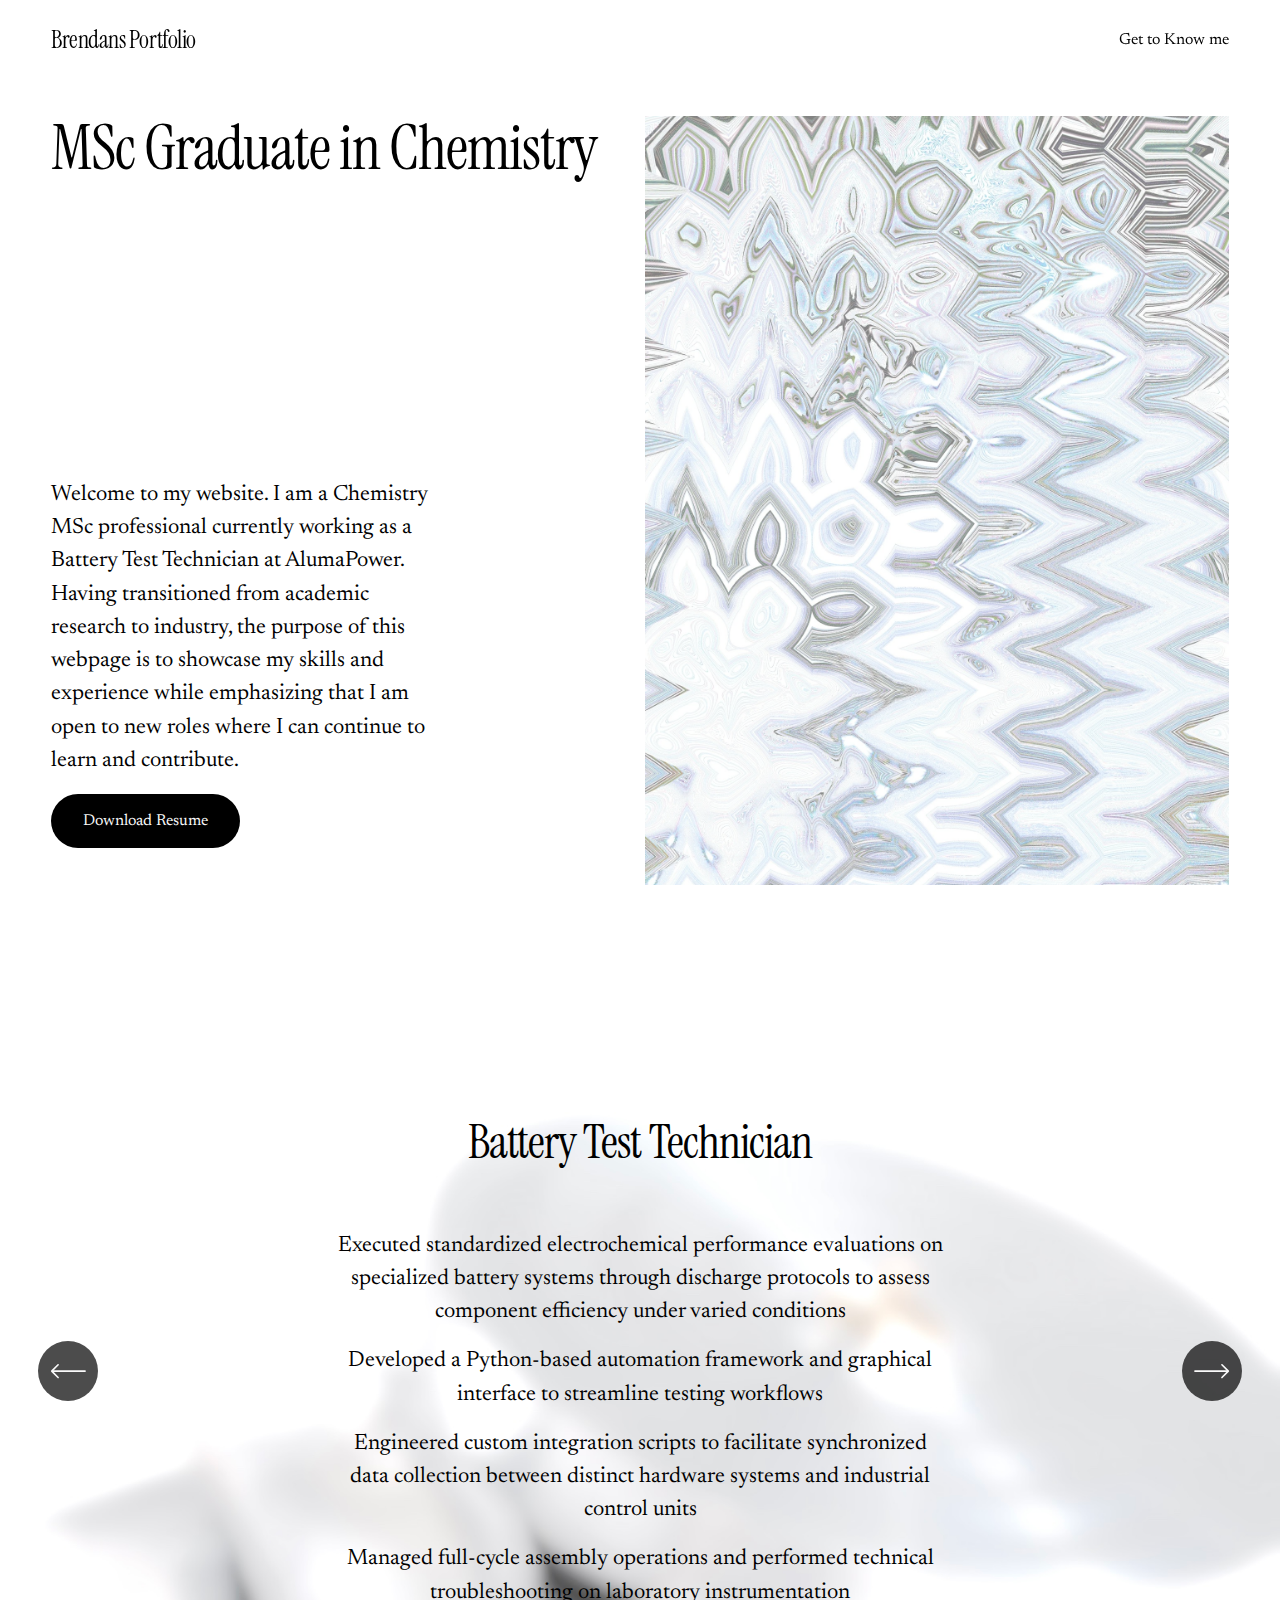
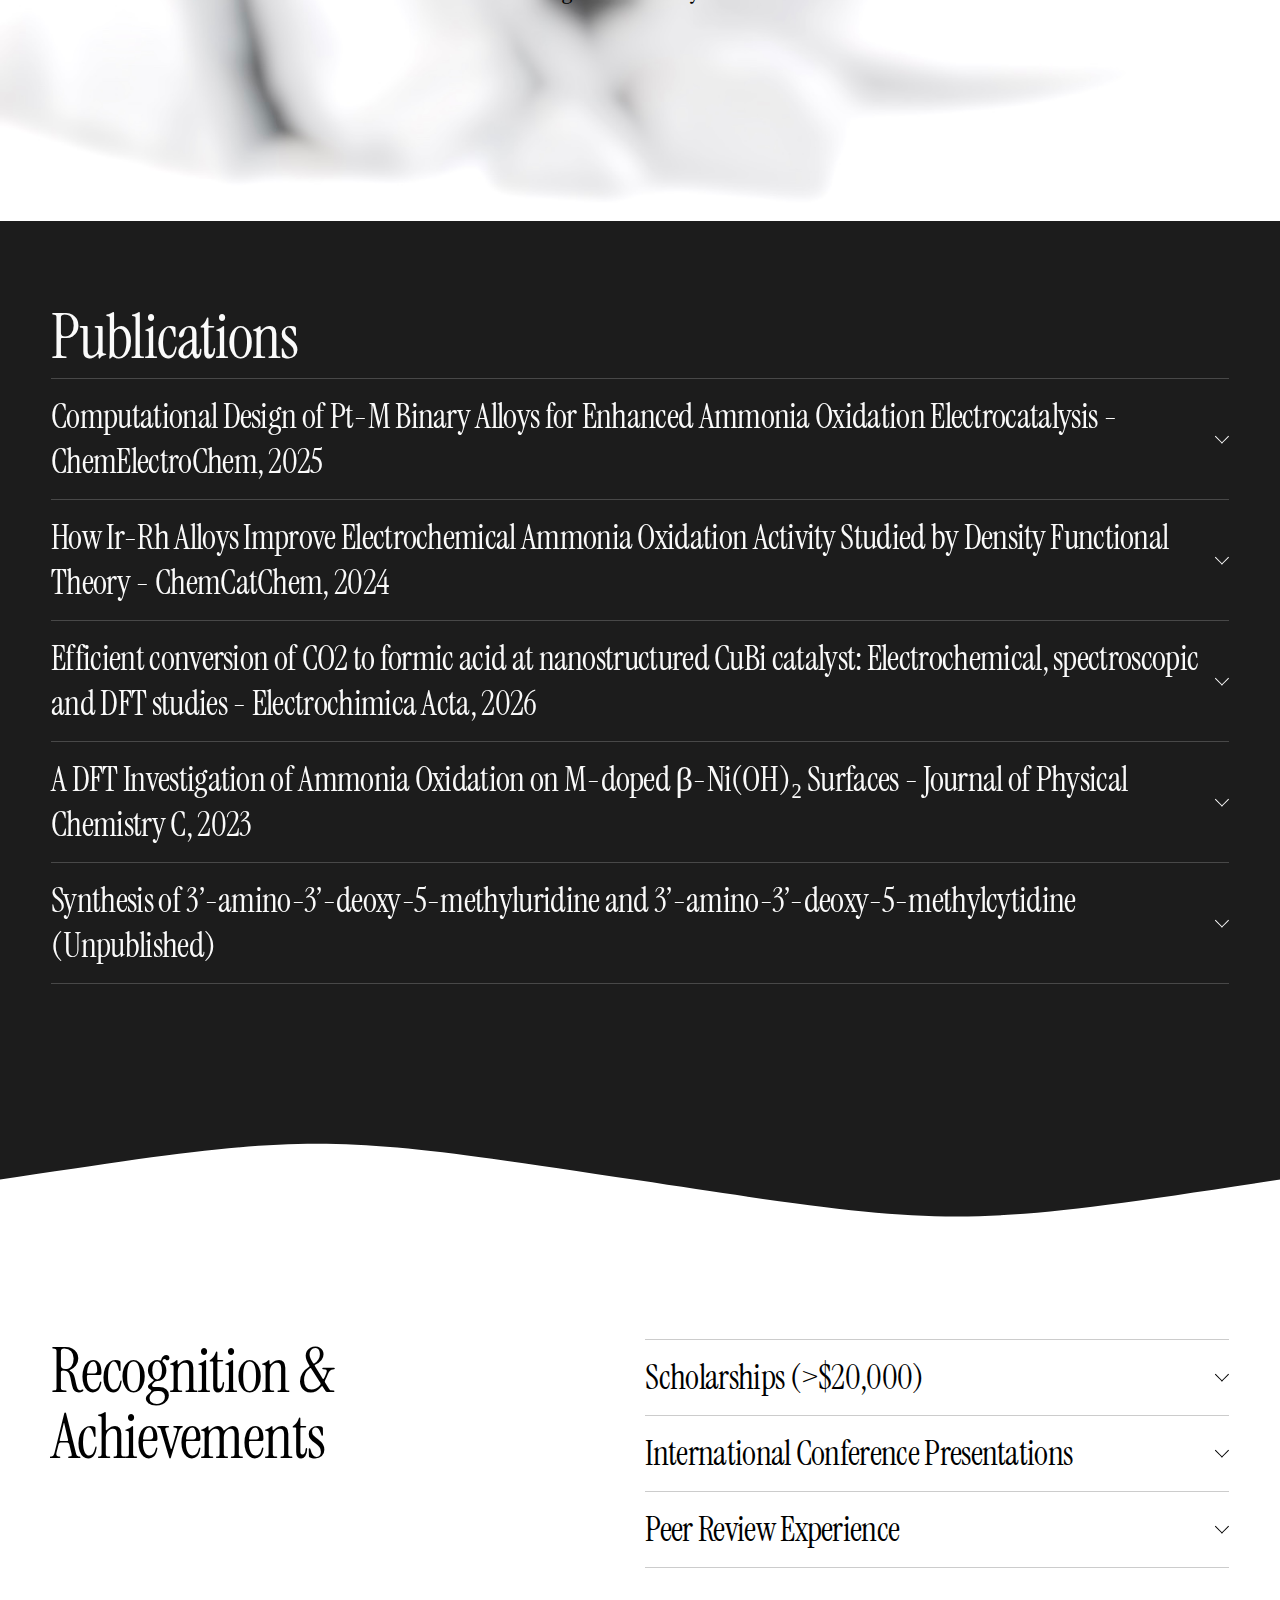
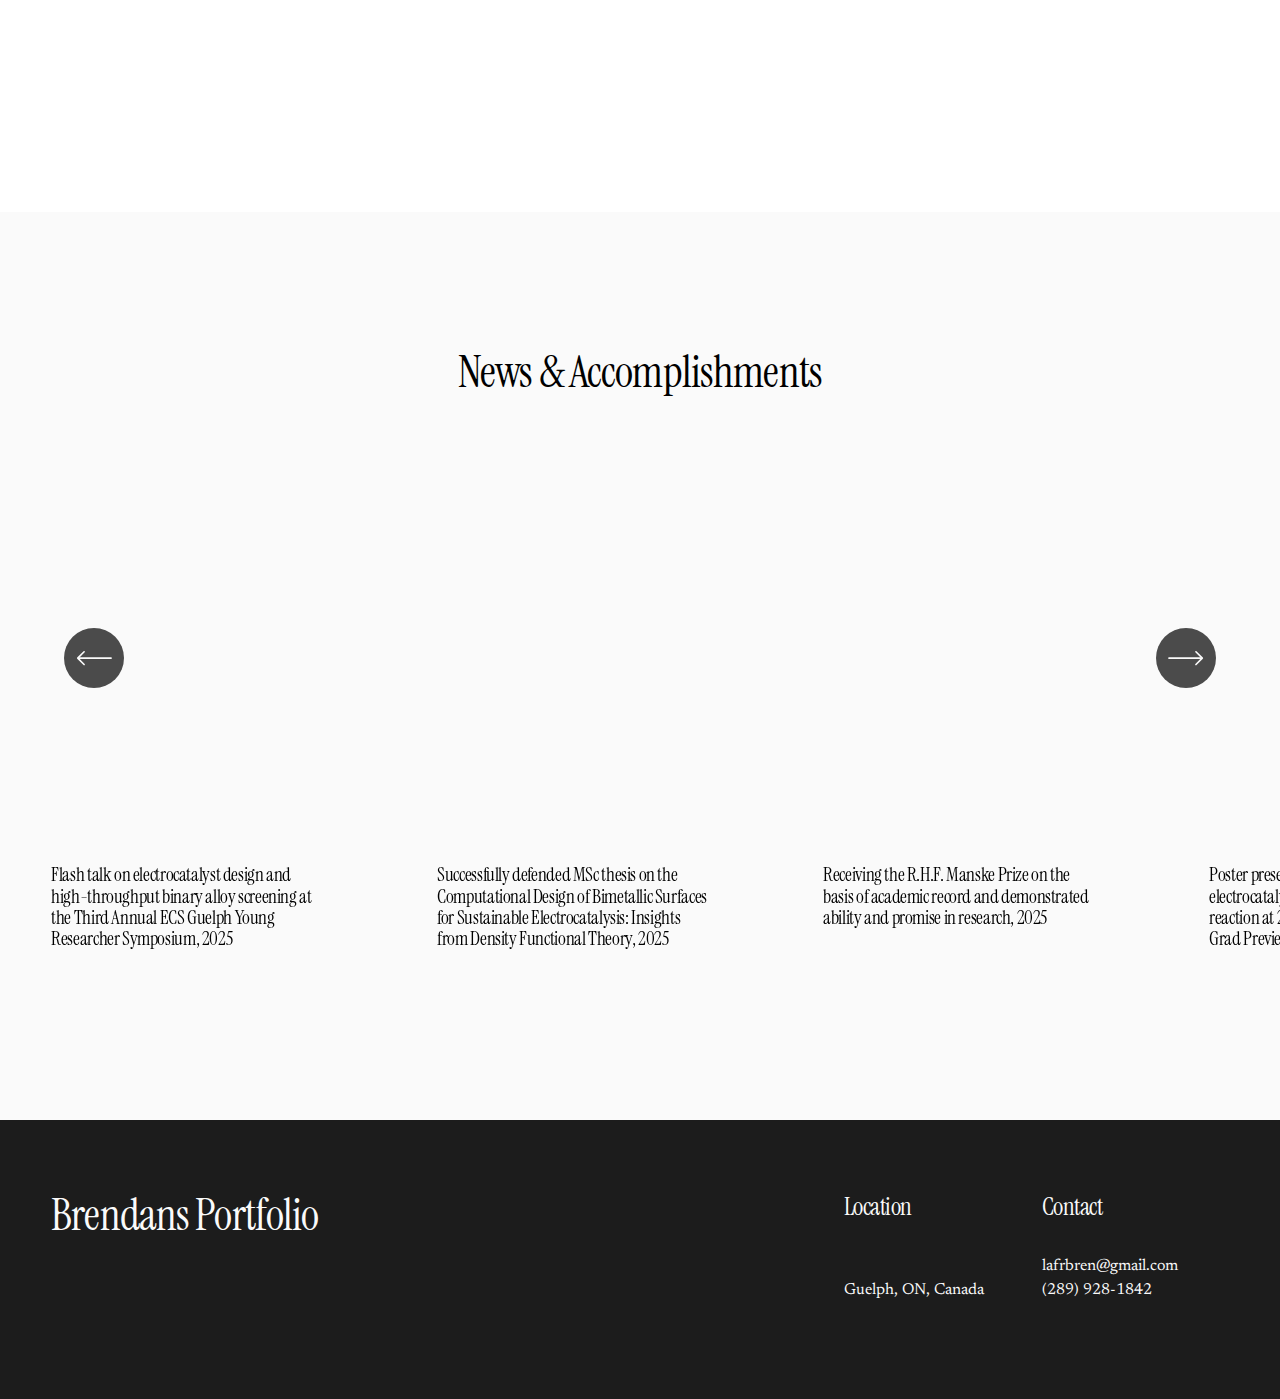
<file: index.html>
<!doctype html>
<html xmlns:og="http://opengraphprotocol.org/schema/" xmlns:fb="http://www.facebook.com/2008/fbml" lang="en-CA"  >
  <head>
	<base href="">
	<script src="js/rerouter.js"></script>
    <meta http-equiv="X-UA-Compatible" content="IE=edge,chrome=1">
    <meta name="viewport" content="width=device-width, initial-scale=1">
    <meta charset="utf-8" />
<title>Brendans Portfolio</title>
<meta http-equiv="Accept-CH" content="Sec-CH-UA-Platform-Version, Sec-CH-UA-Model" /><link rel="icon" type="image/x-icon" href="https://assets.squarespace.com/universal/default-favicon.ico"/>
<link rel="canonical" href="https://dinosaur-flugelhorn-9a9e.squarespace.com"/>
<meta property="og:site_name" content="Brendans Portfolio"/>
<meta property="og:title" content="Brendans Portfolio"/>
<meta property="og:url" content="https://dinosaur-flugelhorn-9a9e.squarespace.com"/>
<meta property="og:type" content="website"/>
<meta itemprop="name" content="Brendans Portfolio"/>
<meta itemprop="url" content="https://dinosaur-flugelhorn-9a9e.squarespace.com"/>
<meta name="twitter:title" content="Brendans Portfolio"/>
<meta name="twitter:url" content="https://dinosaur-flugelhorn-9a9e.squarespace.com"/>
<meta name="twitter:card" content="summary"/>
<meta name="description" content="" />
<link rel="preconnect" href="https://images.squarespace-cdn.com">
<link rel="preconnect" href="https://fonts.gstatic.com" crossorigin>
<link rel="stylesheet" href="https://fonts.googleapis.com/css2?family=Instrument+Serif:ital,wght@0,400;1,400&family=Newsreader:ital,wght@0,400;0,700;1,400;1,700"><script type="text/javascript"  defer="true" nomodule="nomodule" src="js/legacy.js"></script>
<script type="text/javascript"  defer="true" src="js/modern.js"></script>
<script type="text/javascript">SQUARESPACE_ROLLUPS = {};</script>
<script>(function(rollups, name) { if (!rollups[name]) { rollups[name] = {}; } rollups[name].js = ["js/extract-css-runtime-05cc691bf883f364-min.en-us.js"]; })(SQUARESPACE_ROLLUPS, 'squarespace-extract_css_runtime');</script>
<script  src="js/extract-css-runtime-05cc691bf883f364-min.en-us.js" defer ></script><script>(function(rollups, name) { if (!rollups[name]) { rollups[name] = {}; } rollups[name].js = ["js/extract-css-moment-js-vendor-6f2a1f6ec9a41489-min.en-us.js"]; })(SQUARESPACE_ROLLUPS, 'squarespace-extract_css_moment_js_vendor');</script>
<script  src="js/extract-css-moment-js-vendor-6f2a1f6ec9a41489-min.en-us.js" defer ></script><script>(function(rollups, name) { if (!rollups[name]) { rollups[name] = {}; } rollups[name].js = ["js/cldr-resource-pack-c5175d8ac6fd7505-min.en-us.js"]; })(SQUARESPACE_ROLLUPS, 'squarespace-cldr_resource_pack');</script>
<script  src="js/cldr-resource-pack-c5175d8ac6fd7505-min.en-us.js" defer ></script><script>(function(rollups, name) { if (!rollups[name]) { rollups[name] = {}; } rollups[name].js = ["js/common-vendors-stable-fbd854d40b0804b7-min.en-us.js"]; })(SQUARESPACE_ROLLUPS, 'squarespace-common_vendors_stable');</script>
<script  src="js/common-vendors-stable-fbd854d40b0804b7-min.en-us.js" defer ></script><script>(function(rollups, name) { if (!rollups[name]) { rollups[name] = {}; } rollups[name].js = ["js/common-vendors-1cb00a4c9e37b9d9-min.en-us.js"]; })(SQUARESPACE_ROLLUPS, 'squarespace-common_vendors');</script>
<script  src="js/common-vendors-1cb00a4c9e37b9d9-min.en-us.js" defer ></script><script>(function(rollups, name) { if (!rollups[name]) { rollups[name] = {}; } rollups[name].js = ["js/common-cf3d9af91e495106-min.en-us.js"]; })(SQUARESPACE_ROLLUPS, 'squarespace-common');</script>
<script  src="js/common-cf3d9af91e495106-min.en-us.js" defer ></script><script>(function(rollups, name) { if (!rollups[name]) { rollups[name] = {}; } rollups[name].js = ["js/user-account-core-b24620006c54c89f-min.en-us.js"]; })(SQUARESPACE_ROLLUPS, 'squarespace-user_account_core');</script>
<script  src="js/user-account-core-b24620006c54c89f-min.en-us.js" defer ></script><script>(function(rollups, name) { if (!rollups[name]) { rollups[name] = {}; } rollups[name].css = ["css/user-account-core-a2a4190dac7b1734-min.en-us.css"]; })(SQUARESPACE_ROLLUPS, 'squarespace-user_account_core');</script>
<link rel="stylesheet" type="text/css" href="css/user-account-core-a2a4190dac7b1734-min.en-us.css"><script data-name="static-context">Static = window.Static || {}; Static.SQUARESPACE_CONTEXT = {"betaFeatureFlags":["marketing_landing_page","enable_form_submission_trigger","contacts_and_campaigns_redesign","supports_versioned_template_assets","i18n_beta_website_locales","member_areas_feature","campaigns_import_discounts","campaigns_merch_state","use_react_flow_in_automations_flowchart","override_block_styles","scripts_defer","campaigns_thumbnail_layout","marketing_automations","campaigns_new_image_layout_picker","nested_categories","campaigns_discount_section_in_blasts","campaigns_discount_section_in_automations","section-sdk-plp-mobile-optimizations","new_stacked_index"],"facebookAppId":"314192535267336","facebookApiVersion":"v6.0","rollups":{"squarespace-announcement-bar":{"js":"js/announcement-bar-85c7c5df8a392628-min.en-us.js"},"squarespace-audio-player":{"css":"css/audio-player-b05f5197a871c566-min.en-us.css","js":"js/audio-player-fa1a1250fd5e76c1-min.en-us.js"},"squarespace-blog-collection-list":{"css":"css/blog-collection-list-b4046463b72f34e2-min.en-us.css","js":"js/blog-collection-list-d311389abad5cb4e-min.en-us.js"},"squarespace-calendar-block-renderer":{"css":"css/calendar-block-renderer-b72d08ba4421f5a0-min.en-us.css","js":"js/calendar-block-renderer-45874323504d9c30-min.en-us.js"},"squarespace-chartjs-helpers":{"css":"css/chartjs-helpers-96b256171ee039c1-min.en-us.css","js":"js/chartjs-helpers-9dceb144c7651c6b-min.en-us.js"},"squarespace-comments":{"css":"css/comments-34a8c961cb95a2d8-min.en-us.css","js":"js/comments-ad445a8b71662a4b-min.en-us.js"},"squarespace-custom-css-popup":{"css":"css/custom-css-popup-8da3a89d07a2d14b-min.en-us.css","js":"js/custom-css-popup-404f69332630e698-min.en-us.js"},"squarespace-dialog":{"css":"css/dialog-f9093f2d526b94df-min.en-us.css","js":"js/dialog-faf77366d4993315-min.en-us.js"},"squarespace-events-collection":{"css":"css/events-collection-b72d08ba4421f5a0-min.en-us.css","js":"js/events-collection-e0a3f2f5cb2f85f1-min.en-us.js"},"squarespace-form-rendering-utils":{"js":"js/form-rendering-utils-8f257b6ee93ef1e8-min.en-us.js"},"squarespace-forms":{"css":"css/forms-0afd3c6ac30bbab1-min.en-us.css","js":"js/forms-da0632d2fb9f65f7-min.en-us.js"},"squarespace-gallery-collection-list":{"css":"css/gallery-collection-list-b4046463b72f34e2-min.en-us.css","js":"js/gallery-collection-list-576f85f760af6e95-min.en-us.js"},"squarespace-image-zoom":{"css":"css/image-zoom-b4046463b72f34e2-min.en-us.css","js":"js/image-zoom-48fa25f53a8051bf-min.en-us.js"},"squarespace-pinterest":{"css":"css/pinterest-b4046463b72f34e2-min.en-us.css","js":"js/pinterest-cb2c648113efe832-min.en-us.js"},"squarespace-popup-overlay":{"css":"css/popup-overlay-b742b752f5880972-min.en-us.css","js":"js/popup-overlay-8d76877b664eca14-min.en-us.js"},"squarespace-product-quick-view":{"css":"css/product-quick-view-9052fb446c5800ee-min.en-us.css","js":"js/product-quick-view-4ae52dcdbdc97ac9-min.en-us.js"},"squarespace-products-collection-item-v2":{"css":"css/products-collection-item-v2-b4046463b72f34e2-min.en-us.css","js":"js/products-collection-item-v2-18f8dd35f59f518d-min.en-us.js"},"squarespace-products-collection-list-v2":{"css":"css/products-collection-list-v2-b4046463b72f34e2-min.en-us.css","js":"js/products-collection-list-v2-de04c98879eafaa3-min.en-us.js"},"squarespace-search-page":{"css":"css/search-page-90a67fc09b9b32c6-min.en-us.css","js":"js/search-page-ee710e5d2e51720e-min.en-us.js"},"squarespace-search-preview":{"js":"js/search-preview-84d5ad52805d7209-min.en-us.js"},"squarespace-simple-liking":{"css":"css/simple-liking-701bf8bbc05ec6aa-min.en-us.css","js":"js/simple-liking-8213887e30899090-min.en-us.js"},"squarespace-social-buttons":{"css":"css/social-buttons-95032e5fa98e47a5-min.en-us.css","js":"js/social-buttons-3cdce7282d3e1e91-min.en-us.js"},"squarespace-tourdates":{"css":"css/tourdates-b4046463b72f34e2-min.en-us.css","js":"js/tourdates-667adbfb525a73cf-min.en-us.js"},"squarespace-website-overlays-manager":{"css":"css/website-overlays-manager-07ea5a4e004e6710-min.en-us.css","js":"js/website-overlays-manager-bff045dccdafe6d1-min.en-us.js"}},"pageType":2,"website":{"id":"68e85b5d1c041b46d8cc4c0c","identifier":"dinosaur-flugelhorn-9a9e","websiteType":1,"contentModifiedOn":1760065761785,"cloneable":false,"hasBeenCloneable":false,"siteStatus":{},"language":"en-CA","translationLocale":"en-US","timeZone":"America/Toronto","machineTimeZoneOffset":-14400000,"timeZoneOffset":-14400000,"timeZoneAbbr":"EDT","siteTitle":"Brendans Portfolio","fullSiteTitle":"Brendans Portfolio","siteDescription":"","location":{},"shareButtonOptions":{"4":true,"2":true,"1":true,"7":true,"6":true,"8":true,"3":true},"authenticUrl":"https://dinosaur-flugelhorn-9a9e.squarespace.com","internalUrl":"https://dinosaur-flugelhorn-9a9e.squarespace.com","baseUrl":"https://dinosaur-flugelhorn-9a9e.squarespace.com","sslSetting":3,"isHstsEnabled":true,"typekitId":"","statsMigrated":false,"imageMetadataProcessingEnabled":false,"screenshotId":"1dba226d3a0ccacf70fbc70598d20708754e796e198dae41ee4fe65efb72662e","captchaSettings":{"enabledForDonations":false},"showOwnerLogin":false},"websiteSettings":{"id":"68e85b5d1c041b46d8cc4c0e","websiteId":"68e85b5d1c041b46d8cc4c0c","subjects":[],"country":"CA","state":"ON","simpleLikingEnabled":true,"mobileInfoBarSettings":{"isContactEmailEnabled":false,"isContactPhoneNumberEnabled":false,"isLocationEnabled":false,"isBusinessHoursEnabled":false},"announcementBarSettings":{},"commentLikesAllowed":true,"commentAnonAllowed":true,"commentThreaded":true,"commentApprovalRequired":false,"commentAvatarsOn":true,"commentSortType":2,"commentFlagThreshold":0,"commentFlagsAllowed":true,"commentEnableByDefault":true,"commentDisableAfterDaysDefault":0,"disqusShortname":"","commentsEnabled":false,"businessHours":{},"storeSettings":{"returnPolicy":null,"termsOfService":null,"privacyPolicy":null,"expressCheckout":false,"continueShoppingLinkUrl":"/","useLightCart":false,"showNoteField":false,"shippingCountryDefaultValue":"US","billToShippingDefaultValue":false,"showShippingPhoneNumber":true,"isShippingPhoneRequired":false,"showBillingPhoneNumber":true,"isBillingPhoneRequired":false,"currenciesSupported":["USD","CAD","GBP","AUD","EUR","CHF","NOK","SEK","DKK","NZD","SGD","MXN","HKD","CZK","ILS","MYR","RUB","PHP","PLN","THB","BRL","ARS","COP","IDR","INR","JPY","ZAR"],"defaultCurrency":"USD","selectedCurrency":"CAD","measurementStandard":1,"showCustomCheckoutForm":false,"checkoutPageMarketingOptInEnabled":true,"enableMailingListOptInByDefault":false,"sameAsRetailLocation":false,"merchandisingSettings":{"scarcityEnabledOnProductItems":false,"scarcityEnabledOnProductBlocks":false,"scarcityMessageType":"DEFAULT_SCARCITY_MESSAGE","scarcityThreshold":10,"multipleQuantityAllowedForServices":true,"restockNotificationsEnabled":false,"restockNotificationsMailingListSignUpEnabled":false,"relatedProductsEnabled":false,"relatedProductsOrdering":"random","soldOutVariantsDropdownDisabled":false,"productComposerOptedIn":false,"productComposerABTestOptedOut":false,"productReviewsEnabled":false},"minimumOrderSubtotalEnabled":false,"minimumOrderSubtotal":{"currency":"CAD","value":"0.00"},"isLive":false,"multipleQuantityAllowedForServices":true},"useEscapeKeyToLogin":false,"ssBadgeType":1,"ssBadgePosition":4,"ssBadgeVisibility":1,"ssBadgeDevices":1,"pinterestOverlayOptions":{"mode":"disabled"},"userAccountsSettings":{"loginAllowed":true,"signupAllowed":true}},"cookieSettings":{"isCookieBannerEnabled":false,"isRestrictiveCookiePolicyEnabled":false,"cookieBannerText":"","cookieBannerTheme":"","cookieBannerVariant":"","cookieBannerPosition":"","cookieBannerCtaVariant":"","cookieBannerCtaText":"","cookieBannerAcceptType":"OPT_IN","cookieBannerOptOutCtaText":"","cookieBannerHasOptOut":false,"cookieBannerHasManageCookies":true,"cookieBannerManageCookiesLabel":"","cookieBannerSavedPreferencesText":"","cookieBannerSavedPreferencesLayout":"PILL"},"websiteCloneable":false,"collection":{"title":"Home","id":"68e85b5d1c041b46d8cc4c29","fullUrl":"/","type":10,"permissionType":1},"subscribed":false,"appDomain":"squarespace.com","templateTweakable":true,"tweakJSON":{"form-use-theme-colors":"true","header-logo-height":"20px","header-mobile-logo-max-height":"30px","header-vert-padding":"2vw","header-width":"Full","maxPageWidth":"2000px","mobile-header-vert-padding":"6vw","pagePadding":"4vw","tweak-blog-alternating-side-by-side-image-aspect-ratio":"1:1 Square","tweak-blog-alternating-side-by-side-image-spacing":"6%","tweak-blog-alternating-side-by-side-meta-spacing":"20px","tweak-blog-alternating-side-by-side-primary-meta":"Categories","tweak-blog-alternating-side-by-side-read-more-spacing":"20px","tweak-blog-alternating-side-by-side-secondary-meta":"Date","tweak-blog-basic-grid-columns":"3","tweak-blog-basic-grid-image-aspect-ratio":"3:2 Standard","tweak-blog-basic-grid-image-spacing":"35px","tweak-blog-basic-grid-meta-spacing":"25px","tweak-blog-basic-grid-primary-meta":"Categories","tweak-blog-basic-grid-read-more-spacing":"20px","tweak-blog-basic-grid-secondary-meta":"Date","tweak-blog-item-custom-width":"50","tweak-blog-item-show-author-profile":"false","tweak-blog-item-width":"Medium","tweak-blog-masonry-columns":"2","tweak-blog-masonry-horizontal-spacing":"30px","tweak-blog-masonry-image-spacing":"20px","tweak-blog-masonry-meta-spacing":"20px","tweak-blog-masonry-primary-meta":"Categories","tweak-blog-masonry-read-more-spacing":"20px","tweak-blog-masonry-secondary-meta":"Date","tweak-blog-masonry-vertical-spacing":"30px","tweak-blog-side-by-side-image-aspect-ratio":"1:1 Square","tweak-blog-side-by-side-image-spacing":"6%","tweak-blog-side-by-side-meta-spacing":"20px","tweak-blog-side-by-side-primary-meta":"Categories","tweak-blog-side-by-side-read-more-spacing":"20px","tweak-blog-side-by-side-secondary-meta":"Date","tweak-blog-single-column-image-spacing":"50px","tweak-blog-single-column-meta-spacing":"30px","tweak-blog-single-column-primary-meta":"Categories","tweak-blog-single-column-read-more-spacing":"15px","tweak-blog-single-column-secondary-meta":"Date","tweak-events-stacked-show-thumbnails":"true","tweak-events-stacked-thumbnail-size":"3:2 Standard","tweak-fixed-header":"false","tweak-fixed-header-style":"Basic","tweak-global-animations-animation-curve":"ease","tweak-global-animations-animation-delay":"0.1s","tweak-global-animations-animation-duration":"0.1s","tweak-global-animations-animation-style":"fade","tweak-global-animations-animation-type":"none","tweak-global-animations-complexity-level":"detailed","tweak-global-animations-enabled":"false","tweak-portfolio-grid-basic-custom-height":"50","tweak-portfolio-grid-overlay-custom-height":"50","tweak-portfolio-hover-follow-acceleration":"10%","tweak-portfolio-hover-follow-animation-duration":"Fast","tweak-portfolio-hover-follow-animation-type":"Fade","tweak-portfolio-hover-follow-delimiter":"Bullet","tweak-portfolio-hover-follow-front":"false","tweak-portfolio-hover-follow-layout":"Inline","tweak-portfolio-hover-follow-size":"50","tweak-portfolio-hover-follow-text-spacing-x":"1.5","tweak-portfolio-hover-follow-text-spacing-y":"1.5","tweak-portfolio-hover-static-animation-duration":"Fast","tweak-portfolio-hover-static-animation-type":"Fade","tweak-portfolio-hover-static-delimiter":"Hyphen","tweak-portfolio-hover-static-front":"true","tweak-portfolio-hover-static-layout":"Inline","tweak-portfolio-hover-static-size":"50","tweak-portfolio-hover-static-text-spacing-x":"1.5","tweak-portfolio-hover-static-text-spacing-y":"1.5","tweak-portfolio-index-background-animation-duration":"Medium","tweak-portfolio-index-background-animation-type":"Fade","tweak-portfolio-index-background-custom-height":"50","tweak-portfolio-index-background-delimiter":"None","tweak-portfolio-index-background-height":"Large","tweak-portfolio-index-background-horizontal-alignment":"Center","tweak-portfolio-index-background-link-format":"Stacked","tweak-portfolio-index-background-persist":"false","tweak-portfolio-index-background-vertical-alignment":"Middle","tweak-portfolio-index-background-width":"Full","tweak-product-basic-item-click-action":"None","tweak-product-basic-item-gallery-aspect-ratio":"3:4 Three-Four (Vertical)","tweak-product-basic-item-gallery-design":"Slideshow","tweak-product-basic-item-gallery-width":"50%","tweak-product-basic-item-hover-action":"None","tweak-product-basic-item-image-spacing":"2vw","tweak-product-basic-item-image-zoom-factor":"2","tweak-product-basic-item-product-variant-display":"Dropdown","tweak-product-basic-item-thumbnail-placement":"Side","tweak-product-basic-item-variant-picker-layout":"Dropdowns","tweak-products-add-to-cart-button":"false","tweak-products-columns":"2","tweak-products-gutter-column":"2vw","tweak-products-gutter-row":"5vw","tweak-products-header-text-alignment":"Middle","tweak-products-image-aspect-ratio":"1:1 Square","tweak-products-image-text-spacing":"1.5vw","tweak-products-mobile-columns":"1","tweak-products-text-alignment":"Left","tweak-products-width":"Full","tweak-transparent-header":"true"},"templateId":"5c5a519771c10ba3470d8101","templateVersion":"7.1","pageFeatures":[1,2,4],"gmRenderKey":"QUl6YVN5Q0JUUk9xNkx1dkZfSUUxcjQ2LVQ0QWVUU1YtMGQ3bXk4","templateScriptsRootUrl":"https://static1.squarespace.com/static/vta/5c5a519771c10ba3470d8101/scripts/","impersonatedSession":false,"tzData":{"zones":[[-300,"Canada","E%sT",null]],"rules":{"Canada":[[1974,2006,null,"Oct","lastSun","2:00","0","S"],[1987,2006,null,"Apr","Sun>=1","2:00","1:00","D"],[2007,"max",null,"Mar","Sun>=8","2:00","1:00","D"],[2007,"max",null,"Nov","Sun>=1","2:00","0","S"]]}},"showAnnouncementBar":false,"recaptchaEnterpriseContext":{"recaptchaEnterpriseSiteKey":"6LdDFQwjAAAAAPigEvvPgEVbb7QBm-TkVJdDTlAv"},"i18nContext":{"timeZoneData":{"id":"America/Toronto","name":"Eastern Time"}},"env":"PRODUCTION","visitorFormContext":{"formFieldFormats":{"initialPhoneFormat":{"id":0,"type":"PHONE_NUMBER","country":"CA","labelLocale":"en-US","fields":[{"type":"SEPARATOR","label":"(","identifier":"LeftParen","length":0,"required":false,"metadata":{}},{"type":"FIELD","label":"1","identifier":"1","length":3,"required":false,"metadata":{}},{"type":"SEPARATOR","label":")","identifier":"RightParen","length":0,"required":false,"metadata":{}},{"type":"SEPARATOR","label":" ","identifier":"Space","length":0,"required":false,"metadata":{}},{"type":"FIELD","label":"2","identifier":"2","length":3,"required":false,"metadata":{}},{"type":"SEPARATOR","label":"-","identifier":"Dash","length":0,"required":false,"metadata":{}},{"type":"FIELD","label":"3","identifier":"3","length":14,"required":false,"metadata":{}}]},"initialNameOrder":"GIVEN_FIRST","initialAddressFormat":{"id":0,"type":"ADDRESS","country":"CA","labelLocale":"en","fields":[{"type":"FIELD","label":"Address Line 1","identifier":"Line1","length":0,"required":true,"metadata":{"autocomplete":"address-line1"}},{"type":"SEPARATOR","label":"\n","identifier":"Newline","length":0,"required":false,"metadata":{}},{"type":"FIELD","label":"Address Line 2","identifier":"Line2","length":0,"required":false,"metadata":{"autocomplete":"address-line2"}},{"type":"SEPARATOR","label":"\n","identifier":"Newline","length":0,"required":false,"metadata":{}},{"type":"FIELD","label":"City","identifier":"City","length":0,"required":true,"metadata":{"autocomplete":"address-level2"}},{"type":"SEPARATOR","label":" ","identifier":"Space","length":0,"required":false,"metadata":{}},{"type":"FIELD","label":"Province","identifier":"State","length":0,"required":true,"metadata":{"autocomplete":"address-level1"}},{"type":"SEPARATOR","label":" ","identifier":"Space","length":0,"required":false,"metadata":{}},{"type":"FIELD","label":"Postal Code","identifier":"Zip","length":0,"required":true,"metadata":{"autocomplete":"postal-code"}}]},"countries":[{"name":"Afghanistan","code":"AF","phoneCode":"+93"},{"name":"\u00C5land Islands","code":"AX","phoneCode":"+358"},{"name":"Albania","code":"AL","phoneCode":"+355"},{"name":"Algeria","code":"DZ","phoneCode":"+213"},{"name":"American Samoa","code":"AS","phoneCode":"+1"},{"name":"Andorra","code":"AD","phoneCode":"+376"},{"name":"Angola","code":"AO","phoneCode":"+244"},{"name":"Anguilla","code":"AI","phoneCode":"+1"},{"name":"Antigua & Barbuda","code":"AG","phoneCode":"+1"},{"name":"Argentina","code":"AR","phoneCode":"+54"},{"name":"Armenia","code":"AM","phoneCode":"+374"},{"name":"Aruba","code":"AW","phoneCode":"+297"},{"name":"Ascension Island","code":"AC","phoneCode":"+247"},{"name":"Australia","code":"AU","phoneCode":"+61"},{"name":"Austria","code":"AT","phoneCode":"+43"},{"name":"Azerbaijan","code":"AZ","phoneCode":"+994"},{"name":"Bahamas","code":"BS","phoneCode":"+1"},{"name":"Bahrain","code":"BH","phoneCode":"+973"},{"name":"Bangladesh","code":"BD","phoneCode":"+880"},{"name":"Barbados","code":"BB","phoneCode":"+1"},{"name":"Belarus","code":"BY","phoneCode":"+375"},{"name":"Belgium","code":"BE","phoneCode":"+32"},{"name":"Belize","code":"BZ","phoneCode":"+501"},{"name":"Benin","code":"BJ","phoneCode":"+229"},{"name":"Bermuda","code":"BM","phoneCode":"+1"},{"name":"Bhutan","code":"BT","phoneCode":"+975"},{"name":"Bolivia","code":"BO","phoneCode":"+591"},{"name":"Bosnia & Herzegovina","code":"BA","phoneCode":"+387"},{"name":"Botswana","code":"BW","phoneCode":"+267"},{"name":"Brazil","code":"BR","phoneCode":"+55"},{"name":"British Indian Ocean Territory","code":"IO","phoneCode":"+246"},{"name":"British Virgin Islands","code":"VG","phoneCode":"+1"},{"name":"Brunei","code":"BN","phoneCode":"+673"},{"name":"Bulgaria","code":"BG","phoneCode":"+359"},{"name":"Burkina Faso","code":"BF","phoneCode":"+226"},{"name":"Burundi","code":"BI","phoneCode":"+257"},{"name":"Cambodia","code":"KH","phoneCode":"+855"},{"name":"Cameroon","code":"CM","phoneCode":"+237"},{"name":"Canada","code":"CA","phoneCode":"+1"},{"name":"Cape Verde","code":"CV","phoneCode":"+238"},{"name":"Caribbean Netherlands","code":"BQ","phoneCode":"+599"},{"name":"Cayman Islands","code":"KY","phoneCode":"+1"},{"name":"Central African Republic","code":"CF","phoneCode":"+236"},{"name":"Chad","code":"TD","phoneCode":"+235"},{"name":"Chile","code":"CL","phoneCode":"+56"},{"name":"China","code":"CN","phoneCode":"+86"},{"name":"Christmas Island","code":"CX","phoneCode":"+61"},{"name":"Cocos (Keeling) Islands","code":"CC","phoneCode":"+61"},{"name":"Colombia","code":"CO","phoneCode":"+57"},{"name":"Comoros","code":"KM","phoneCode":"+269"},{"name":"Congo - Brazzaville","code":"CG","phoneCode":"+242"},{"name":"Congo - Kinshasa","code":"CD","phoneCode":"+243"},{"name":"Cook Islands","code":"CK","phoneCode":"+682"},{"name":"Costa Rica","code":"CR","phoneCode":"+506"},{"name":"C\u00F4te d\u2019Ivoire","code":"CI","phoneCode":"+225"},{"name":"Croatia","code":"HR","phoneCode":"+385"},{"name":"Cuba","code":"CU","phoneCode":"+53"},{"name":"Cura\u00E7ao","code":"CW","phoneCode":"+599"},{"name":"Cyprus","code":"CY","phoneCode":"+357"},{"name":"Czechia","code":"CZ","phoneCode":"+420"},{"name":"Denmark","code":"DK","phoneCode":"+45"},{"name":"Djibouti","code":"DJ","phoneCode":"+253"},{"name":"Dominica","code":"DM","phoneCode":"+1"},{"name":"Dominican Republic","code":"DO","phoneCode":"+1"},{"name":"Ecuador","code":"EC","phoneCode":"+593"},{"name":"Egypt","code":"EG","phoneCode":"+20"},{"name":"El Salvador","code":"SV","phoneCode":"+503"},{"name":"Equatorial Guinea","code":"GQ","phoneCode":"+240"},{"name":"Eritrea","code":"ER","phoneCode":"+291"},{"name":"Estonia","code":"EE","phoneCode":"+372"},{"name":"Eswatini","code":"SZ","phoneCode":"+268"},{"name":"Ethiopia","code":"ET","phoneCode":"+251"},{"name":"Falkland Islands","code":"FK","phoneCode":"+500"},{"name":"Faroe Islands","code":"FO","phoneCode":"+298"},{"name":"Fiji","code":"FJ","phoneCode":"+679"},{"name":"Finland","code":"FI","phoneCode":"+358"},{"name":"France","code":"FR","phoneCode":"+33"},{"name":"French Guiana","code":"GF","phoneCode":"+594"},{"name":"French Polynesia","code":"PF","phoneCode":"+689"},{"name":"Gabon","code":"GA","phoneCode":"+241"},{"name":"Gambia","code":"GM","phoneCode":"+220"},{"name":"Georgia","code":"GE","phoneCode":"+995"},{"name":"Germany","code":"DE","phoneCode":"+49"},{"name":"Ghana","code":"GH","phoneCode":"+233"},{"name":"Gibraltar","code":"GI","phoneCode":"+350"},{"name":"Greece","code":"GR","phoneCode":"+30"},{"name":"Greenland","code":"GL","phoneCode":"+299"},{"name":"Grenada","code":"GD","phoneCode":"+1"},{"name":"Guadeloupe","code":"GP","phoneCode":"+590"},{"name":"Guam","code":"GU","phoneCode":"+1"},{"name":"Guatemala","code":"GT","phoneCode":"+502"},{"name":"Guernsey","code":"GG","phoneCode":"+44"},{"name":"Guinea","code":"GN","phoneCode":"+224"},{"name":"Guinea-Bissau","code":"GW","phoneCode":"+245"},{"name":"Guyana","code":"GY","phoneCode":"+592"},{"name":"Haiti","code":"HT","phoneCode":"+509"},{"name":"Honduras","code":"HN","phoneCode":"+504"},{"name":"Hong Kong SAR China","code":"HK","phoneCode":"+852"},{"name":"Hungary","code":"HU","phoneCode":"+36"},{"name":"Iceland","code":"IS","phoneCode":"+354"},{"name":"India","code":"IN","phoneCode":"+91"},{"name":"Indonesia","code":"ID","phoneCode":"+62"},{"name":"Iran","code":"IR","phoneCode":"+98"},{"name":"Iraq","code":"IQ","phoneCode":"+964"},{"name":"Ireland","code":"IE","phoneCode":"+353"},{"name":"Isle of Man","code":"IM","phoneCode":"+44"},{"name":"Israel","code":"IL","phoneCode":"+972"},{"name":"Italy","code":"IT","phoneCode":"+39"},{"name":"Jamaica","code":"JM","phoneCode":"+1"},{"name":"Japan","code":"JP","phoneCode":"+81"},{"name":"Jersey","code":"JE","phoneCode":"+44"},{"name":"Jordan","code":"JO","phoneCode":"+962"},{"name":"Kazakhstan","code":"KZ","phoneCode":"+7"},{"name":"Kenya","code":"KE","phoneCode":"+254"},{"name":"Kiribati","code":"KI","phoneCode":"+686"},{"name":"Kosovo","code":"XK","phoneCode":"+383"},{"name":"Kuwait","code":"KW","phoneCode":"+965"},{"name":"Kyrgyzstan","code":"KG","phoneCode":"+996"},{"name":"Laos","code":"LA","phoneCode":"+856"},{"name":"Latvia","code":"LV","phoneCode":"+371"},{"name":"Lebanon","code":"LB","phoneCode":"+961"},{"name":"Lesotho","code":"LS","phoneCode":"+266"},{"name":"Liberia","code":"LR","phoneCode":"+231"},{"name":"Libya","code":"LY","phoneCode":"+218"},{"name":"Liechtenstein","code":"LI","phoneCode":"+423"},{"name":"Lithuania","code":"LT","phoneCode":"+370"},{"name":"Luxembourg","code":"LU","phoneCode":"+352"},{"name":"Macao SAR China","code":"MO","phoneCode":"+853"},{"name":"Madagascar","code":"MG","phoneCode":"+261"},{"name":"Malawi","code":"MW","phoneCode":"+265"},{"name":"Malaysia","code":"MY","phoneCode":"+60"},{"name":"Maldives","code":"MV","phoneCode":"+960"},{"name":"Mali","code":"ML","phoneCode":"+223"},{"name":"Malta","code":"MT","phoneCode":"+356"},{"name":"Marshall Islands","code":"MH","phoneCode":"+692"},{"name":"Martinique","code":"MQ","phoneCode":"+596"},{"name":"Mauritania","code":"MR","phoneCode":"+222"},{"name":"Mauritius","code":"MU","phoneCode":"+230"},{"name":"Mayotte","code":"YT","phoneCode":"+262"},{"name":"Mexico","code":"MX","phoneCode":"+52"},{"name":"Micronesia","code":"FM","phoneCode":"+691"},{"name":"Moldova","code":"MD","phoneCode":"+373"},{"name":"Monaco","code":"MC","phoneCode":"+377"},{"name":"Mongolia","code":"MN","phoneCode":"+976"},{"name":"Montenegro","code":"ME","phoneCode":"+382"},{"name":"Montserrat","code":"MS","phoneCode":"+1"},{"name":"Morocco","code":"MA","phoneCode":"+212"},{"name":"Mozambique","code":"MZ","phoneCode":"+258"},{"name":"Myanmar (Burma)","code":"MM","phoneCode":"+95"},{"name":"Namibia","code":"NA","phoneCode":"+264"},{"name":"Nauru","code":"NR","phoneCode":"+674"},{"name":"Nepal","code":"NP","phoneCode":"+977"},{"name":"Netherlands","code":"NL","phoneCode":"+31"},{"name":"New Caledonia","code":"NC","phoneCode":"+687"},{"name":"New Zealand","code":"NZ","phoneCode":"+64"},{"name":"Nicaragua","code":"NI","phoneCode":"+505"},{"name":"Niger","code":"NE","phoneCode":"+227"},{"name":"Nigeria","code":"NG","phoneCode":"+234"},{"name":"Niue","code":"NU","phoneCode":"+683"},{"name":"Norfolk Island","code":"NF","phoneCode":"+672"},{"name":"Northern Mariana Islands","code":"MP","phoneCode":"+1"},{"name":"North Korea","code":"KP","phoneCode":"+850"},{"name":"North Macedonia","code":"MK","phoneCode":"+389"},{"name":"Norway","code":"NO","phoneCode":"+47"},{"name":"Oman","code":"OM","phoneCode":"+968"},{"name":"Pakistan","code":"PK","phoneCode":"+92"},{"name":"Palau","code":"PW","phoneCode":"+680"},{"name":"Palestinian Territories","code":"PS","phoneCode":"+970"},{"name":"Panama","code":"PA","phoneCode":"+507"},{"name":"Papua New Guinea","code":"PG","phoneCode":"+675"},{"name":"Paraguay","code":"PY","phoneCode":"+595"},{"name":"Peru","code":"PE","phoneCode":"+51"},{"name":"Philippines","code":"PH","phoneCode":"+63"},{"name":"Poland","code":"PL","phoneCode":"+48"},{"name":"Portugal","code":"PT","phoneCode":"+351"},{"name":"Puerto Rico","code":"PR","phoneCode":"+1"},{"name":"Qatar","code":"QA","phoneCode":"+974"},{"name":"R\u00E9union","code":"RE","phoneCode":"+262"},{"name":"Romania","code":"RO","phoneCode":"+40"},{"name":"Russia","code":"RU","phoneCode":"+7"},{"name":"Rwanda","code":"RW","phoneCode":"+250"},{"name":"Samoa","code":"WS","phoneCode":"+685"},{"name":"San Marino","code":"SM","phoneCode":"+378"},{"name":"S\u00E3o Tom\u00E9 & Pr\u00EDncipe","code":"ST","phoneCode":"+239"},{"name":"Saudi Arabia","code":"SA","phoneCode":"+966"},{"name":"Senegal","code":"SN","phoneCode":"+221"},{"name":"Serbia","code":"RS","phoneCode":"+381"},{"name":"Seychelles","code":"SC","phoneCode":"+248"},{"name":"Sierra Leone","code":"SL","phoneCode":"+232"},{"name":"Singapore","code":"SG","phoneCode":"+65"},{"name":"Sint Maarten","code":"SX","phoneCode":"+1"},{"name":"Slovakia","code":"SK","phoneCode":"+421"},{"name":"Slovenia","code":"SI","phoneCode":"+386"},{"name":"Solomon Islands","code":"SB","phoneCode":"+677"},{"name":"Somalia","code":"SO","phoneCode":"+252"},{"name":"South Africa","code":"ZA","phoneCode":"+27"},{"name":"South Korea","code":"KR","phoneCode":"+82"},{"name":"South Sudan","code":"SS","phoneCode":"+211"},{"name":"Spain","code":"ES","phoneCode":"+34"},{"name":"Sri Lanka","code":"LK","phoneCode":"+94"},{"name":"St. Barth\u00E9lemy","code":"BL","phoneCode":"+590"},{"name":"St. Helena","code":"SH","phoneCode":"+290"},{"name":"St. Kitts & Nevis","code":"KN","phoneCode":"+1"},{"name":"St. Lucia","code":"LC","phoneCode":"+1"},{"name":"St. Martin","code":"MF","phoneCode":"+590"},{"name":"St. Pierre & Miquelon","code":"PM","phoneCode":"+508"},{"name":"St. Vincent & Grenadines","code":"VC","phoneCode":"+1"},{"name":"Sudan","code":"SD","phoneCode":"+249"},{"name":"Suriname","code":"SR","phoneCode":"+597"},{"name":"Svalbard & Jan Mayen","code":"SJ","phoneCode":"+47"},{"name":"Sweden","code":"SE","phoneCode":"+46"},{"name":"Switzerland","code":"CH","phoneCode":"+41"},{"name":"Syria","code":"SY","phoneCode":"+963"},{"name":"Taiwan","code":"TW","phoneCode":"+886"},{"name":"Tajikistan","code":"TJ","phoneCode":"+992"},{"name":"Tanzania","code":"TZ","phoneCode":"+255"},{"name":"Thailand","code":"TH","phoneCode":"+66"},{"name":"Timor-Leste","code":"TL","phoneCode":"+670"},{"name":"Togo","code":"TG","phoneCode":"+228"},{"name":"Tokelau","code":"TK","phoneCode":"+690"},{"name":"Tonga","code":"TO","phoneCode":"+676"},{"name":"Trinidad & Tobago","code":"TT","phoneCode":"+1"},{"name":"Tristan da Cunha","code":"TA","phoneCode":"+290"},{"name":"Tunisia","code":"TN","phoneCode":"+216"},{"name":"T\u00FCrkiye","code":"TR","phoneCode":"+90"},{"name":"Turkmenistan","code":"TM","phoneCode":"+993"},{"name":"Turks & Caicos Islands","code":"TC","phoneCode":"+1"},{"name":"Tuvalu","code":"TV","phoneCode":"+688"},{"name":"U.S. Virgin Islands","code":"VI","phoneCode":"+1"},{"name":"Uganda","code":"UG","phoneCode":"+256"},{"name":"Ukraine","code":"UA","phoneCode":"+380"},{"name":"United Arab Emirates","code":"AE","phoneCode":"+971"},{"name":"United Kingdom","code":"GB","phoneCode":"+44"},{"name":"United States","code":"US","phoneCode":"+1"},{"name":"Uruguay","code":"UY","phoneCode":"+598"},{"name":"Uzbekistan","code":"UZ","phoneCode":"+998"},{"name":"Vanuatu","code":"VU","phoneCode":"+678"},{"name":"Vatican City","code":"VA","phoneCode":"+39"},{"name":"Venezuela","code":"VE","phoneCode":"+58"},{"name":"Vietnam","code":"VN","phoneCode":"+84"},{"name":"Wallis & Futuna","code":"WF","phoneCode":"+681"},{"name":"Western Sahara","code":"EH","phoneCode":"+212"},{"name":"Yemen","code":"YE","phoneCode":"+967"},{"name":"Zambia","code":"ZM","phoneCode":"+260"},{"name":"Zimbabwe","code":"ZW","phoneCode":"+263"}]},"localizedStrings":{"validation":{"noValidSelection":"A valid selection must be made.","invalidUrl":"Must be a valid URL.","stringTooLong":"Value should have a length no longer than {0}.","containsInvalidKey":"{0} contains an invalid key.","invalidTwitterUsername":"Must be a valid Twitter username.","valueOutsideRange":"Value must be in the range {0} to {1}.","invalidPassword":"Passwords should not contain whitespace.","missingRequiredSubfields":"{0} is missing required subfields: {1}","invalidCurrency":"Currency value should be formatted like 1234 or 123.99.","invalidMapSize":"Value should contain exactly {0} elements.","subfieldsRequired":"All fields in {0} are required.","formSubmissionFailed":"Form submission failed. Review the following information: {0}.","invalidCountryCode":"Country code should have an optional plus and up to 4 digits.","invalidDate":"This is not a real date.","required":"{0} is required.","invalidStringLength":"Value should be {0} characters long.","invalidEmail":"Email addresses should follow the format user@domain.com.","invalidListLength":"Value should be {0} elements long.","allEmpty":"Please fill out at least one form field.","missingRequiredQuestion":"Missing a required question.","invalidQuestion":"Contained an invalid question.","captchaFailure":"Captcha validation failed. Please try again.","stringTooShort":"Value should have a length of at least {0}.","invalid":"{0} is not valid.","formErrors":"Form Errors","containsInvalidValue":"{0} contains an invalid value.","invalidUnsignedNumber":"Numbers must contain only digits and no other characters.","invalidName":"Valid names contain only letters, numbers, spaces, ', or - characters."},"submit":"Submit","status":{"title":"{@} Block","learnMore":"Learn more"},"name":{"firstName":"First Name","lastName":"Last Name"},"lightbox":{"openForm":"Open Form"},"likert":{"agree":"Agree","stronglyDisagree":"Strongly Disagree","disagree":"Disagree","stronglyAgree":"Strongly Agree","neutral":"Neutral"},"time":{"am":"AM","second":"Second","pm":"PM","minute":"Minute","amPm":"AM/PM","hour":"Hour"},"notFound":"Form not found.","date":{"yyyy":"YYYY","year":"Year","mm":"MM","day":"Day","month":"Month","dd":"DD"},"phone":{"country":"Country","number":"Number","prefix":"Prefix","areaCode":"Area Code","line":"Line"},"submitError":"Unable to submit form. Please try again later.","address":{"stateProvince":"State/Province","country":"Country","zipPostalCode":"Zip/Postal Code","address2":"Address 2","address1":"Address 1","city":"City"},"email":{"signUp":"Sign up for news and updates"},"cannotSubmitDemoForm":"This is a demo form and cannot be submitted.","required":"(required)","invalidData":"Invalid form data."}}};</script><script type="application/ld+json">{"url":"https://dinosaur-flugelhorn-9a9e.squarespace.com","name":"Brendans Portfolio","description":"","@context":"http://schema.org","@type":"WebSite"}</script><script type="application/ld+json">{"address":"","openingHours":"","@context":"http://schema.org","@type":"LocalBusiness"}</script><link rel="stylesheet" type="text/css" href="css/site.css"/><script>Static.COOKIE_BANNER_CAPABLE = true;</script>
<link rel="stylesheet" type="text/css" href="css/static.css">
  </head>

  <body
    id="collection-68e85b5d1c041b46d8cc4c29"
    class="
      form-use-theme-colors form-field-style-outline form-field-shape-pill form-field-border-all form-field-checkbox-type-icon form-field-checkbox-fill-outline form-field-checkbox-color-inverted form-field-checkbox-shape-rounded form-field-checkbox-layout-fit form-field-radio-type-icon form-field-radio-fill-outline form-field-radio-color-inverted form-field-radio-shape-rounded form-field-radio-layout-fit form-field-survey-fill-outline form-field-survey-color-inverted form-field-survey-shape-rounded form-field-hover-focus-outline form-submit-button-style-label tweak-portfolio-grid-overlay-width-full tweak-portfolio-grid-overlay-height-large tweak-portfolio-grid-overlay-image-aspect-ratio-11-square tweak-portfolio-grid-overlay-text-placement-center tweak-portfolio-grid-overlay-show-text-after-hover image-block-poster-text-alignment-left image-block-card-content-position-center image-block-card-text-alignment-left image-block-overlap-content-position-center image-block-overlap-text-alignment-left image-block-collage-content-position-center image-block-collage-text-alignment-left image-block-stack-text-alignment-left tweak-blog-single-column-width-full tweak-blog-single-column-text-alignment-left tweak-blog-single-column-image-placement-above tweak-blog-single-column-delimiter-bullet tweak-blog-single-column-read-more-style-show tweak-blog-single-column-primary-meta-categories tweak-blog-single-column-secondary-meta-date tweak-blog-single-column-meta-position-top tweak-blog-single-column-content-full-post tweak-blog-item-width-medium tweak-blog-item-text-alignment-left tweak-blog-item-meta-position-above-title tweak-blog-item-show-categories tweak-blog-item-show-date   tweak-blog-item-delimiter-bullet primary-button-style-solid primary-button-shape-pill secondary-button-style-outline secondary-button-shape-pill tertiary-button-style-outline tertiary-button-shape-underline tweak-events-stacked-width-full tweak-events-stacked-height-large  tweak-events-stacked-show-thumbnails tweak-events-stacked-thumbnail-size-32-standard tweak-events-stacked-date-style-with-text tweak-events-stacked-show-time tweak-events-stacked-show-location  tweak-events-stacked-show-excerpt  tweak-blog-basic-grid-width-inset tweak-blog-basic-grid-image-aspect-ratio-32-standard tweak-blog-basic-grid-text-alignment-center tweak-blog-basic-grid-delimiter-bullet tweak-blog-basic-grid-image-placement-above tweak-blog-basic-grid-read-more-style-show tweak-blog-basic-grid-primary-meta-categories tweak-blog-basic-grid-secondary-meta-date tweak-blog-basic-grid-excerpt-show header-overlay-alignment-center tweak-portfolio-index-background-link-format-stacked tweak-portfolio-index-background-width-full tweak-portfolio-index-background-height-large  tweak-portfolio-index-background-vertical-alignment-middle tweak-portfolio-index-background-horizontal-alignment-center tweak-portfolio-index-background-delimiter-none tweak-portfolio-index-background-animation-type-fade tweak-portfolio-index-background-animation-duration-medium tweak-portfolio-hover-follow-layout-inline  tweak-portfolio-hover-follow-delimiter-bullet tweak-portfolio-hover-follow-animation-type-fade tweak-portfolio-hover-follow-animation-duration-fast tweak-portfolio-hover-static-layout-inline tweak-portfolio-hover-static-front tweak-portfolio-hover-static-delimiter-hyphen tweak-portfolio-hover-static-animation-type-fade tweak-portfolio-hover-static-animation-duration-fast tweak-blog-alternating-side-by-side-width-full tweak-blog-alternating-side-by-side-image-aspect-ratio-11-square tweak-blog-alternating-side-by-side-text-alignment-left tweak-blog-alternating-side-by-side-read-more-style-show tweak-blog-alternating-side-by-side-image-text-alignment-middle tweak-blog-alternating-side-by-side-delimiter-bullet tweak-blog-alternating-side-by-side-meta-position-top tweak-blog-alternating-side-by-side-primary-meta-categories tweak-blog-alternating-side-by-side-secondary-meta-date tweak-blog-alternating-side-by-side-excerpt-show  tweak-global-animations-complexity-level-detailed tweak-global-animations-animation-style-fade tweak-global-animations-animation-type-none tweak-global-animations-animation-curve-ease tweak-blog-masonry-width-full tweak-blog-masonry-text-alignment-left tweak-blog-masonry-primary-meta-categories tweak-blog-masonry-secondary-meta-date tweak-blog-masonry-meta-position-top tweak-blog-masonry-read-more-style-show tweak-blog-masonry-delimiter-space tweak-blog-masonry-image-placement-above tweak-blog-masonry-excerpt-show header-width-full tweak-transparent-header  tweak-fixed-header-style-basic tweak-blog-side-by-side-width-full tweak-blog-side-by-side-image-placement-left tweak-blog-side-by-side-image-aspect-ratio-11-square tweak-blog-side-by-side-primary-meta-categories tweak-blog-side-by-side-secondary-meta-date tweak-blog-side-by-side-meta-position-top tweak-blog-side-by-side-text-alignment-left tweak-blog-side-by-side-image-text-alignment-middle tweak-blog-side-by-side-read-more-style-show tweak-blog-side-by-side-delimiter-bullet tweak-blog-side-by-side-excerpt-show tweak-portfolio-grid-basic-width-full tweak-portfolio-grid-basic-height-large tweak-portfolio-grid-basic-image-aspect-ratio-11-square tweak-portfolio-grid-basic-text-alignment-left tweak-portfolio-grid-basic-hover-effect-fade hide-opentable-icons opentable-style-dark tweak-product-quick-view-button-style-floating tweak-product-quick-view-button-position-bottom tweak-product-quick-view-lightbox-excerpt-display-truncate tweak-product-quick-view-lightbox-show-arrows tweak-product-quick-view-lightbox-show-close-button tweak-product-quick-view-lightbox-controls-weight-light native-currency-code-cad collection-68e85b5d1c041b46d8cc4c29 collection-type-page collection-layout-default homepage mobile-style-available sqs-seven-one
      
        
          
            
              
            
          
        
      
    "
    tabindex="-1"
  >
    <div
      id="siteWrapper"
      class="clearfix site-wrapper"
    >
      
        <div id="floatingCart" class="floating-cart hidden">
          <a href="/cart" class="icon icon--stroke icon--fill icon--cart sqs-custom-cart">
            <span class="Cart-inner">
              



  <svg class="icon icon--cart" width="144" height="125" viewBox="0 0 144 125" >
<path d="M4.69551 0.000432948C2.10179 0.000432948 0 2.09856 0 4.68769C0 7.27686 2.10183 9.37496 4.69551 9.37496H23.43C31.2022 28.5892 38.8567 47.8378 46.5654 67.089L39.4737 84.129C38.8799 85.5493 39.0464 87.2634 39.905 88.5418C40.7622 89.8216 42.2856 90.6283 43.8271 90.6232H122.088C124.568 90.658 126.85 88.4129 126.85 85.9359C126.85 83.4589 124.569 81.214 122.088 81.2487H50.8702L54.9305 71.5802L130.306 65.5745C132.279 65.4199 134.064 63.8849 134.512 61.9608L143.903 21.337C144.518 18.6009 142.114 15.6147 139.306 15.624H36.0522L30.9654 2.92939C30.2682 1.21146 28.4698 0 26.612 0L4.69551 0.000432948ZM39.8152 24.9999H133.385L126.097 56.5426L54.7339 62.2067L39.8152 24.9999ZM59.4777 93.75C50.8885 93.75 43.8252 100.801 43.8252 109.375C43.8252 117.949 50.8885 125 59.4777 125C68.0669 125 75.1301 117.949 75.1301 109.375C75.1301 100.801 68.0669 93.75 59.4777 93.75ZM106.433 93.75C97.8436 93.75 90.7803 100.801 90.7803 109.375C90.7803 117.949 97.8436 125 106.433 125C115.022 125 122.085 117.949 122.085 109.375C122.085 100.801 115.022 93.75 106.433 93.75ZM59.4777 103.125C62.9906 103.125 65.7378 105.867 65.7378 109.374C65.7378 112.88 62.9905 115.623 59.4777 115.623C55.9647 115.623 53.2175 112.88 53.2175 109.374C53.2175 105.867 55.9649 103.125 59.4777 103.125ZM106.433 103.125C109.946 103.125 112.693 105.867 112.693 109.374C112.693 112.88 109.946 115.623 106.433 115.623C102.92 115.623 100.173 112.88 100.173 109.374C100.173 105.867 102.92 103.125 106.433 103.125Z" />
</svg>


              <div class="legacy-cart icon-cart-quantity">
                <span class="sqs-cart-quantity">0</span>
              </div>
            </span>
          </a>
        </div>
      

      












  <header
    data-test="header"
    id="header"
    
    class="
      
        
          light
        
      
      header theme-col--primary
    "
    data-section-theme="light"
    data-controller="Header"
    data-current-styles="{
&quot;layout&quot;: &quot;navRight&quot;,
&quot;action&quot;: {
&quot;href&quot;: &quot;/appointments&quot;,
&quot;buttonText&quot;: &quot;Book now&quot;,
&quot;newWindow&quot;: false
},
&quot;showSocial&quot;: false,
&quot;socialOptions&quot;: {
&quot;socialBorderShape&quot;: &quot;none&quot;,
&quot;socialBorderStyle&quot;: &quot;outline&quot;,
&quot;socialBorderThickness&quot;: {
&quot;unit&quot;: &quot;px&quot;,
&quot;value&quot;: 1.0
}
},
&quot;menuOverlayAnimation&quot;: &quot;fade&quot;,
&quot;cartStyle&quot;: &quot;text&quot;,
&quot;cartText&quot;: &quot;Cart&quot;,
&quot;showEmptyCartState&quot;: false,
&quot;cartOptions&quot;: {
&quot;iconType&quot;: &quot;stroke-9&quot;,
&quot;cartBorderShape&quot;: &quot;none&quot;,
&quot;cartBorderStyle&quot;: &quot;outline&quot;,
&quot;cartBorderThickness&quot;: {
&quot;unit&quot;: &quot;px&quot;,
&quot;value&quot;: 1.0
}
},
&quot;showButton&quot;: false,
&quot;showCart&quot;: false,
&quot;showAccountLogin&quot;: false,
&quot;headerStyle&quot;: &quot;dynamic&quot;,
&quot;languagePicker&quot;: {
&quot;enabled&quot;: false,
&quot;iconEnabled&quot;: false,
&quot;iconType&quot;: &quot;globe&quot;,
&quot;flagShape&quot;: &quot;shiny&quot;,
&quot;languageFlags&quot;: [ ]
},
&quot;iconOptions&quot;: {
&quot;desktopDropdownIconOptions&quot;: {
&quot;size&quot;: {
&quot;unit&quot;: &quot;em&quot;,
&quot;value&quot;: 1.0
},
&quot;iconSpacing&quot;: {
&quot;unit&quot;: &quot;em&quot;,
&quot;value&quot;: 0.35
},
&quot;strokeWidth&quot;: {
&quot;unit&quot;: &quot;px&quot;,
&quot;value&quot;: 1.0
},
&quot;endcapType&quot;: &quot;square&quot;,
&quot;folderDropdownIcon&quot;: &quot;none&quot;,
&quot;languagePickerIcon&quot;: &quot;openArrowHead&quot;
},
&quot;mobileDropdownIconOptions&quot;: {
&quot;size&quot;: {
&quot;unit&quot;: &quot;em&quot;,
&quot;value&quot;: 1.0
},
&quot;iconSpacing&quot;: {
&quot;unit&quot;: &quot;em&quot;,
&quot;value&quot;: 0.15
},
&quot;strokeWidth&quot;: {
&quot;unit&quot;: &quot;px&quot;,
&quot;value&quot;: 0.5
},
&quot;endcapType&quot;: &quot;square&quot;,
&quot;folderDropdownIcon&quot;: &quot;openArrowHead&quot;,
&quot;languagePickerIcon&quot;: &quot;openArrowHead&quot;
}
},
&quot;mobileOptions&quot;: {
&quot;layout&quot;: &quot;logoLeftNavRight&quot;,
&quot;menuIconOptions&quot;: {
&quot;style&quot;: &quot;doubleLineHamburger&quot;,
&quot;thickness&quot;: {
&quot;unit&quot;: &quot;px&quot;,
&quot;value&quot;: 1.0
}
}
},
&quot;solidOptions&quot;: {
&quot;headerOpacity&quot;: {
&quot;unit&quot;: &quot;%&quot;,
&quot;value&quot;: 100.0
},
&quot;blurBackground&quot;: {
&quot;enabled&quot;: false,
&quot;blurRadius&quot;: {
&quot;unit&quot;: &quot;px&quot;,
&quot;value&quot;: 12.0
}
}
},
&quot;gradientOptions&quot;: {
&quot;gradientType&quot;: &quot;faded&quot;,
&quot;headerOpacity&quot;: {
&quot;unit&quot;: &quot;%&quot;,
&quot;value&quot;: 90.0
},
&quot;blurBackground&quot;: {
&quot;enabled&quot;: false,
&quot;blurRadius&quot;: {
&quot;unit&quot;: &quot;px&quot;,
&quot;value&quot;: 12.0
}
}
},
&quot;dropShadowOptions&quot;: {
&quot;enabled&quot;: false,
&quot;blur&quot;: {
&quot;unit&quot;: &quot;px&quot;,
&quot;value&quot;: 12.0
},
&quot;spread&quot;: {
&quot;unit&quot;: &quot;px&quot;,
&quot;value&quot;: 0.0
},
&quot;distance&quot;: {
&quot;unit&quot;: &quot;px&quot;,
&quot;value&quot;: 12.0
}
},
&quot;borderOptions&quot;: {
&quot;enabled&quot;: false,
&quot;position&quot;: &quot;allSides&quot;,
&quot;thickness&quot;: {
&quot;unit&quot;: &quot;px&quot;,
&quot;value&quot;: 4.0
}
},
&quot;showPromotedElement&quot;: false,
&quot;buttonVariant&quot;: &quot;primary&quot;,
&quot;blurBackground&quot;: {
&quot;enabled&quot;: false,
&quot;blurRadius&quot;: {
&quot;unit&quot;: &quot;px&quot;,
&quot;value&quot;: 12.0
}
},
&quot;headerOpacity&quot;: {
&quot;unit&quot;: &quot;%&quot;,
&quot;value&quot;: 100.0
}
}"
    data-section-id="header"
    data-header-style="dynamic"
    data-language-picker="{
&quot;enabled&quot;: false,
&quot;iconEnabled&quot;: false,
&quot;iconType&quot;: &quot;globe&quot;,
&quot;flagShape&quot;: &quot;shiny&quot;,
&quot;languageFlags&quot;: [ ]
}"
    
    data-first-focusable-element
    tabindex="-1"
    style="
      
      
      
      
      
      
    "
  >
    <svg  style="display:none" viewBox="0 0 22 22" xmlns="http://www.w3.org/2000/svg">
  <symbol id="circle" >
    <path d="M11.5 17C14.5376 17 17 14.5376 17 11.5C17 8.46243 14.5376 6 11.5 6C8.46243 6 6 8.46243 6 11.5C6 14.5376 8.46243 17 11.5 17Z" fill="none" />
  </symbol>

  <symbol id="circleFilled" >
    <path d="M11.5 17C14.5376 17 17 14.5376 17 11.5C17 8.46243 14.5376 6 11.5 6C8.46243 6 6 8.46243 6 11.5C6 14.5376 8.46243 17 11.5 17Z" />
  </symbol>

  <symbol id="dash" >
    <path d="M11 11H19H3" />
  </symbol>

  <symbol id="squareFilled" >
    <rect x="6" y="6" width="11" height="11" />
  </symbol>

  <symbol id="square" >
    <rect x="7" y="7" width="9" height="9" fill="none" stroke="inherit" />
  </symbol>
  
  <symbol id="plus" >
    <path d="M11 3V19" />
    <path d="M19 11L3 11"/>
  </symbol>
  
  <symbol id="closedArrow" >
    <path d="M11 11V2M11 18.1797L17 11.1477L5 11.1477L11 18.1797Z" fill="none" />
  </symbol>
  
  <symbol id="closedArrowFilled" >
    <path d="M11 11L11 2" stroke="inherit" fill="none"  />
    <path fill-rule="evenodd" clip-rule="evenodd" d="M2.74695 9.38428L19.038 9.38428L10.8925 19.0846L2.74695 9.38428Z" stroke-width="1" />
  </symbol>
  
  <symbol id="closedArrowHead" viewBox="0 0 22 22"  xmlns="http://www.w3.org/2000/symbol">
    <path d="M18 7L11 15L4 7L18 7Z" fill="none" stroke="inherit" />
  </symbol>
  
  
  <symbol id="closedArrowHeadFilled" viewBox="0 0 22 22"  xmlns="http://www.w3.org/2000/symbol">
    <path d="M18.875 6.5L11 15.5L3.125 6.5L18.875 6.5Z" />
  </symbol>
  
  <symbol id="openArrow" >
    <path d="M11 18.3591L11 3" stroke="inherit" fill="none"  />
    <path d="M18 11.5L11 18.5L4 11.5" stroke="inherit" fill="none"  />
  </symbol>
  
  <symbol id="openArrowHead" >
    <path d="M18 7L11 14L4 7" fill="none" />
  </symbol>

  <symbol id="pinchedArrow" >
    <path d="M11 17.3591L11 2" fill="none" />
    <path d="M2 11C5.85455 12.2308 8.81818 14.9038 11 18C13.1818 14.8269 16.1455 12.1538 20 11" fill="none" />
  </symbol>

  <symbol id="pinchedArrowFilled" >
    <path d="M11.05 10.4894C7.04096 8.73759 1.05005 8 1.05005 8C6.20459 11.3191 9.41368 14.1773 11.05 21C12.6864 14.0851 15.8955 11.227 21.05 8C21.05 8 15.0591 8.73759 11.05 10.4894Z" stroke-width="1"/>
    <path d="M11 11L11 1" fill="none"/>
  </symbol>

  <symbol id="pinchedArrowHead" >
    <path d="M2 7.24091C5.85455 8.40454 8.81818 10.9318 11 13.8591C13.1818 10.8591 16.1455 8.33181 20 7.24091"  fill="none" />
  </symbol>
  
  <symbol id="pinchedArrowHeadFilled" >
    <path d="M11.05 7.1591C7.04096 5.60456 1.05005 4.95001 1.05005 4.95001C6.20459 7.89547 9.41368 10.4318 11.05 16.4864C12.6864 10.35 15.8955 7.81365 21.05 4.95001C21.05 4.95001 15.0591 5.60456 11.05 7.1591Z" />
  </symbol>

</svg>
    
<div class="sqs-announcement-bar-dropzone"></div>

    <div class="header-announcement-bar-wrapper">
      
      <a
        href="#page"
        class="header-skip-link sqs-button-element--primary"
      >
        Skip to Content
      </a>
      


<style>
    @supports (-webkit-backdrop-filter: none) or (backdrop-filter: none) {
        .header-blur-background {
            
            
        }
    }
</style>
      <div
        class="header-border"
        data-header-style="dynamic"
        data-header-border="false"
        data-test="header-border"
        style="




"
      ></div>
      <div
        class="header-dropshadow"
        data-header-style="dynamic"
        data-header-dropshadow="false"
        data-test="header-dropshadow"
        style=""
      ></div>
      
      

      <div class='header-inner container--fluid
        
        
        
         header-mobile-layout-logo-left-nav-right
        
        
        
        
        
        
         header-layout-nav-right
        
        
        
        
        
        
        
        
        '
        data-test="header-inner"
        >
        <div class="header-background theme-bg--primary"></div>

        <div class="header-display-desktop" data-content-field="site-title">
          

          

          

          

          

          
          
            
            <div class="header-title-nav-wrapper">
              

              

              
                
                <div
                    class="
                      header-title
                      
                    "
                    data-animation-role="header-element"
                  >
                    
                      <div class="header-title-text">
                        <a id="site-title" href="/" data-animation-role="header-element">Brendans Portfolio</a>
                      </div>
                    
                    
                  </div>
                
              
                
                <div class="header-nav">
                  <div class="header-nav-wrapper">
                    <nav class="header-nav-list">
                      


  



  
    <div class="header-nav-item header-nav-item--collection">
      <a
        href="/about"
        data-animation-role="header-element"
        
      >
        Get to Know me
      </a>
    </div>
  
  
  



                    </nav>
                  </div>
                </div>
              
              
            </div>
          
            
            <div class="header-actions header-actions--right">
              
                
              
              

              

            
            

              
              <div class="showOnMobile">
                
              </div>

              
              <div class="showOnDesktop">
                
              </div>

              
            </div>
          
            


<style>
  .top-bun, 
  .patty, 
  .bottom-bun {
    height: 1px;
  }
</style>

<div class="header-burger

  menu-overlay-does-not-have-visible-non-navigation-items


  
  no-actions
  
" data-animation-role="header-element">
  <button class="header-burger-btn burger" data-test="header-burger">
    <span hidden class="js-header-burger-open-title visually-hidden">Open Menu</span>
    <span hidden class="js-header-burger-close-title visually-hidden">Close Menu</span>
    <div class="burger-box">
      <div class="burger-inner header-menu-icon-doubleLineHamburger">
        <div class="top-bun"></div>
        <div class="patty"></div>
        <div class="bottom-bun"></div>
      </div>
    </div>
  </button>
</div>

          
          
          
          
          

        </div>
        <div class="header-display-mobile" data-content-field="site-title">
          
            
            <div class="header-title-nav-wrapper">
              

              

              
                
                <div
                    class="
                      header-title
                      
                    "
                    data-animation-role="header-element"
                  >
                    
                      <div class="header-title-text">
                        <a id="site-title" href="/" data-animation-role="header-element">Brendans Portfolio</a>
                      </div>
                    
                    
                  </div>
                
              
                
                <div class="header-nav">
                  <div class="header-nav-wrapper">
                    <nav class="header-nav-list">
                      


  

  


  
    <div class="header-nav-item header-nav-item--collection">
      <a
        href="/about"
        data-animation-role="header-element"
        
      >
        Get to Know me
      </a>
    </div>
  
  
  



                    </nav>
                  </div>
                </div>
              
              
            </div>
          
            
            <div class="header-actions header-actions--right">
              
                
              
              

              

            
            

              
              <div class="showOnMobile">
                
              </div>

              
              <div class="showOnDesktop">
                
              </div>

              
            </div>
          
            


<style>
  .top-bun, 
  .patty, 
  .bottom-bun {
    height: 1px;
  }
</style>

<div class="header-burger

  menu-overlay-does-not-have-visible-non-navigation-items


  
  no-actions
  
" data-animation-role="header-element">
  <button class="header-burger-btn burger" data-test="header-burger">
    <span hidden class="js-header-burger-open-title visually-hidden">Open Menu</span>
    <span hidden class="js-header-burger-close-title visually-hidden">Close Menu</span>
    <div class="burger-box">
      <div class="burger-inner header-menu-icon-doubleLineHamburger">
        <div class="top-bun"></div>
        <div class="patty"></div>
        <div class="bottom-bun"></div>
      </div>
    </div>
  </button>
</div>

          
          
          
          
          
        </div>
      </div>
    </div>
    <div class="header-menu header-menu--folder-list
      
      
      
      
      
      "
      data-section-theme=""
      data-current-styles="{
&quot;layout&quot;: &quot;navRight&quot;,
&quot;action&quot;: {
&quot;href&quot;: &quot;/appointments&quot;,
&quot;buttonText&quot;: &quot;Book now&quot;,
&quot;newWindow&quot;: false
},
&quot;showSocial&quot;: false,
&quot;socialOptions&quot;: {
&quot;socialBorderShape&quot;: &quot;none&quot;,
&quot;socialBorderStyle&quot;: &quot;outline&quot;,
&quot;socialBorderThickness&quot;: {
&quot;unit&quot;: &quot;px&quot;,
&quot;value&quot;: 1.0
}
},
&quot;menuOverlayAnimation&quot;: &quot;fade&quot;,
&quot;cartStyle&quot;: &quot;text&quot;,
&quot;cartText&quot;: &quot;Cart&quot;,
&quot;showEmptyCartState&quot;: false,
&quot;cartOptions&quot;: {
&quot;iconType&quot;: &quot;stroke-9&quot;,
&quot;cartBorderShape&quot;: &quot;none&quot;,
&quot;cartBorderStyle&quot;: &quot;outline&quot;,
&quot;cartBorderThickness&quot;: {
&quot;unit&quot;: &quot;px&quot;,
&quot;value&quot;: 1.0
}
},
&quot;showButton&quot;: false,
&quot;showCart&quot;: false,
&quot;showAccountLogin&quot;: false,
&quot;headerStyle&quot;: &quot;dynamic&quot;,
&quot;languagePicker&quot;: {
&quot;enabled&quot;: false,
&quot;iconEnabled&quot;: false,
&quot;iconType&quot;: &quot;globe&quot;,
&quot;flagShape&quot;: &quot;shiny&quot;,
&quot;languageFlags&quot;: [ ]
},
&quot;iconOptions&quot;: {
&quot;desktopDropdownIconOptions&quot;: {
&quot;size&quot;: {
&quot;unit&quot;: &quot;em&quot;,
&quot;value&quot;: 1.0
},
&quot;iconSpacing&quot;: {
&quot;unit&quot;: &quot;em&quot;,
&quot;value&quot;: 0.35
},
&quot;strokeWidth&quot;: {
&quot;unit&quot;: &quot;px&quot;,
&quot;value&quot;: 1.0
},
&quot;endcapType&quot;: &quot;square&quot;,
&quot;folderDropdownIcon&quot;: &quot;none&quot;,
&quot;languagePickerIcon&quot;: &quot;openArrowHead&quot;
},
&quot;mobileDropdownIconOptions&quot;: {
&quot;size&quot;: {
&quot;unit&quot;: &quot;em&quot;,
&quot;value&quot;: 1.0
},
&quot;iconSpacing&quot;: {
&quot;unit&quot;: &quot;em&quot;,
&quot;value&quot;: 0.15
},
&quot;strokeWidth&quot;: {
&quot;unit&quot;: &quot;px&quot;,
&quot;value&quot;: 0.5
},
&quot;endcapType&quot;: &quot;square&quot;,
&quot;folderDropdownIcon&quot;: &quot;openArrowHead&quot;,
&quot;languagePickerIcon&quot;: &quot;openArrowHead&quot;
}
},
&quot;mobileOptions&quot;: {
&quot;layout&quot;: &quot;logoLeftNavRight&quot;,
&quot;menuIconOptions&quot;: {
&quot;style&quot;: &quot;doubleLineHamburger&quot;,
&quot;thickness&quot;: {
&quot;unit&quot;: &quot;px&quot;,
&quot;value&quot;: 1.0
}
}
},
&quot;solidOptions&quot;: {
&quot;headerOpacity&quot;: {
&quot;unit&quot;: &quot;%&quot;,
&quot;value&quot;: 100.0
},
&quot;blurBackground&quot;: {
&quot;enabled&quot;: false,
&quot;blurRadius&quot;: {
&quot;unit&quot;: &quot;px&quot;,
&quot;value&quot;: 12.0
}
}
},
&quot;gradientOptions&quot;: {
&quot;gradientType&quot;: &quot;faded&quot;,
&quot;headerOpacity&quot;: {
&quot;unit&quot;: &quot;%&quot;,
&quot;value&quot;: 90.0
},
&quot;blurBackground&quot;: {
&quot;enabled&quot;: false,
&quot;blurRadius&quot;: {
&quot;unit&quot;: &quot;px&quot;,
&quot;value&quot;: 12.0
}
}
},
&quot;dropShadowOptions&quot;: {
&quot;enabled&quot;: false,
&quot;blur&quot;: {
&quot;unit&quot;: &quot;px&quot;,
&quot;value&quot;: 12.0
},
&quot;spread&quot;: {
&quot;unit&quot;: &quot;px&quot;,
&quot;value&quot;: 0.0
},
&quot;distance&quot;: {
&quot;unit&quot;: &quot;px&quot;,
&quot;value&quot;: 12.0
}
},
&quot;borderOptions&quot;: {
&quot;enabled&quot;: false,
&quot;position&quot;: &quot;allSides&quot;,
&quot;thickness&quot;: {
&quot;unit&quot;: &quot;px&quot;,
&quot;value&quot;: 4.0
}
},
&quot;showPromotedElement&quot;: false,
&quot;buttonVariant&quot;: &quot;primary&quot;,
&quot;blurBackground&quot;: {
&quot;enabled&quot;: false,
&quot;blurRadius&quot;: {
&quot;unit&quot;: &quot;px&quot;,
&quot;value&quot;: 12.0
}
},
&quot;headerOpacity&quot;: {
&quot;unit&quot;: &quot;%&quot;,
&quot;value&quot;: 100.0
}
}"
      data-section-id="overlay-nav"
      data-show-account-login="false"
      data-test="header-menu">
      <div class="header-menu-bg theme-bg--primary"></div>
      <div class="header-menu-nav">
        <nav class="header-menu-nav-list">
          <div data-folder="root" class="header-menu-nav-folder">
            <div class="header-menu-nav-folder-content">
              <div class="header-menu-nav-wrapper">
  
    
      
        
          

        
          
            <div class="container header-menu-nav-item header-menu-nav-item--collection">
              <a
                href="/about"
                
              >
                <div class="header-menu-nav-item-content">
                  Get to Know me
                </div>
              </a>
            </div>
          
        
      
    
  
</div>

              
                
              
            </div>
            
            
            
          </div>
        </nav>
      </div>
    </div>
  </header>




      <main id="page" class="container" role="main">
        
          
            
<article class="sections" id="sections" data-page-sections="68e85b5d1c041b46d8cc4c28">
  
  
    
    


  
  


<section
  data-test="page-section"
  
  data-section-theme="light"
  class='page-section 
    
      full-bleed-section
      layout-engine-section
    
    background-width--full-bleed
    
      
        section-height--custom
      
    
    
      content-width--wide
    
    horizontal-alignment--center
    vertical-alignment--middle
    
      
    
    
    light'
  
  data-section-id="68e85bf97b8e5b6cf5442bf7"
  
  data-controller="SectionWrapperController"
  data-current-styles="{
&quot;imageOverlayOpacity&quot;: 0.15,
&quot;backgroundWidth&quot;: &quot;background-width--full-bleed&quot;,
&quot;sectionHeight&quot;: &quot;section-height--custom&quot;,
&quot;customSectionHeight&quot;: 0,
&quot;horizontalAlignment&quot;: &quot;horizontal-alignment--center&quot;,
&quot;verticalAlignment&quot;: &quot;vertical-alignment--middle&quot;,
&quot;contentWidth&quot;: &quot;content-width--wide&quot;,
&quot;customContentWidth&quot;: 50,
&quot;sectionTheme&quot;: &quot;light&quot;,
&quot;sectionAnimation&quot;: &quot;none&quot;,
&quot;backgroundMode&quot;: &quot;image&quot;
}"
  data-current-context="{
&quot;video&quot;: {
&quot;playbackSpeed&quot;: 0.5,
&quot;filter&quot;: 1,
&quot;filterStrength&quot;: 0,
&quot;zoom&quot;: 0,
&quot;videoSourceProvider&quot;: &quot;none&quot;
},
&quot;backgroundImageId&quot;: null,
&quot;backgroundMediaEffect&quot;: {
&quot;type&quot;: &quot;none&quot;
},
&quot;divider&quot;: {
&quot;enabled&quot;: false
},
&quot;typeName&quot;: &quot;page&quot;
}"
  data-animation="none"
  data-fluid-engine-section
   
  
  
>
  <div
    class="section-border"
    
  >
    <div class="section-background">
    
      
    
    </div>
  </div>
  <div
    class='content-wrapper'
    style='
      
        
          
          
          padding-top: calc(0vmax / 10); padding-bottom: calc(0vmax / 10);
        
      
    '
  >
    <div
      class="content"
      
    >
      
      
      
      
      
      
      
      
      
      
      <div data-fluid-engine="true"><style>

.fe-68e85bf97b8e5b6cf5442bf6 {
  --grid-gutter: calc(var(--sqs-mobile-site-gutter, 6vw) - 11.0px);
  --cell-max-width: calc( ( var(--sqs-site-max-width, 1500px) - (11.0px * (8 - 1)) ) / 8 );

  display: grid;
  position: relative;
  grid-area: 1/1/-1/-1;
  grid-template-rows: repeat(24,minmax(24px, auto));
  grid-template-columns:
    minmax(var(--grid-gutter), 1fr)
    repeat(8, minmax(0, var(--cell-max-width)))
    minmax(var(--grid-gutter), 1fr);
  row-gap: 11.0px;
  column-gap: 11.0px;
  overflow-x: hidden;
  overflow-x: clip;
}

@media (min-width: 768px) {
  .background-width--inset .fe-68e85bf97b8e5b6cf5442bf6 {
    --inset-padding: calc(var(--sqs-site-gutter) * 2);
  }

  .fe-68e85bf97b8e5b6cf5442bf6 {
    --grid-gutter: calc(var(--sqs-site-gutter, 4vw) - 11.0px);
    --cell-max-width: calc( ( var(--sqs-site-max-width, 1500px) - (11.0px * (24 - 1)) ) / 24 );
    --inset-padding: 0vw;

    --row-height-scaling-factor: 0.0215;
    --container-width: min(var(--sqs-site-max-width, 1500px), calc(100vw - var(--sqs-site-gutter, 4vw) * 2 - var(--inset-padding) ));

    grid-template-rows: repeat(22,minmax(calc(var(--container-width) * var(--row-height-scaling-factor)), auto));
    grid-template-columns:
      minmax(var(--grid-gutter), 1fr)
      repeat(24, minmax(0, var(--cell-max-width)))
      minmax(var(--grid-gutter), 1fr);
  }
}


  .fe-block-0b9b6a972653a2d82a01 {
    grid-area: 3/2/5/10;
    z-index: 0;

    @media (max-width: 767px) {
      
      
    }
  }

  .fe-block-0b9b6a972653a2d82a01 .sqs-block {
    justify-content: flex-start;
  }

  .fe-block-0b9b6a972653a2d82a01 .sqs-block-alignment-wrapper {
    align-items: flex-start;
  }

  @media (min-width: 768px) {
    .fe-block-0b9b6a972653a2d82a01 {
      grid-area: 2/2/7/26;
      z-index: 3;

      

      
    }

    .fe-block-0b9b6a972653a2d82a01 .sqs-block {
      justify-content: flex-start;
    }

    .fe-block-0b9b6a972653a2d82a01 .sqs-block-alignment-wrapper {
      align-items: flex-start;
    }
  }

  .fe-block-aaa4c1643333a5c31168 {
    grid-area: 5/2/8/10;
    z-index: 1;

    @media (max-width: 767px) {
      
      
    }
  }

  .fe-block-aaa4c1643333a5c31168 .sqs-block {
    justify-content: flex-start;
  }

  .fe-block-aaa4c1643333a5c31168 .sqs-block-alignment-wrapper {
    align-items: flex-start;
  }

  @media (min-width: 768px) {
    .fe-block-aaa4c1643333a5c31168 {
      grid-area: 12/2/21/10;
      z-index: 1;

      

      
    }

    .fe-block-aaa4c1643333a5c31168 .sqs-block {
      justify-content: flex-end;
    }

    .fe-block-aaa4c1643333a5c31168 .sqs-block-alignment-wrapper {
      align-items: flex-end;
    }
  }

  .fe-block-1baeca97a29330187ca2 {
    grid-area: 9/2/24/10;
    z-index: 2;

    @media (max-width: 767px) {
      
      
    }
  }

  .fe-block-1baeca97a29330187ca2 .sqs-block {
    justify-content: center;
  }

  .fe-block-1baeca97a29330187ca2 .sqs-block-alignment-wrapper {
    align-items: center;
  }

  @media (min-width: 768px) {
    .fe-block-1baeca97a29330187ca2 {
      grid-area: 2/14/22/26;
      z-index: 2;

      

      
    }

    .fe-block-1baeca97a29330187ca2 .sqs-block {
      justify-content: center;
    }

    .fe-block-1baeca97a29330187ca2 .sqs-block-alignment-wrapper {
      align-items: center;
    }
  }

</style><div class="fluid-engine fe-68e85bf97b8e5b6cf5442bf6"><div class="fe-block fe-block-0b9b6a972653a2d82a01"><div class="sqs-block html-block sqs-block-html" data-blend-mode="NORMAL" data-block-type="2" data-border-radii="&#123;&quot;topLeft&quot;:&#123;&quot;unit&quot;:&quot;px&quot;,&quot;value&quot;:0.0&#125;,&quot;topRight&quot;:&#123;&quot;unit&quot;:&quot;px&quot;,&quot;value&quot;:0.0&#125;,&quot;bottomLeft&quot;:&#123;&quot;unit&quot;:&quot;px&quot;,&quot;value&quot;:0.0&#125;,&quot;bottomRight&quot;:&#123;&quot;unit&quot;:&quot;px&quot;,&quot;value&quot;:0.0&#125;&#125;" data-sqsp-block="text" id="block-0b9b6a972653a2d82a01"><div class="sqs-block-content">

<div class="sqs-html-content" data-sqsp-text-block-content>
  <h1 style="white-space:pre-wrap;">MSc Graduate in Chemistry</h1>
</div>




















  
  



</div></div></div><div class="fe-block fe-block-aaa4c1643333a5c31168"><div class="sqs-block html-block sqs-block-html" data-blend-mode="NORMAL" data-block-type="2" data-border-radii="&#123;&quot;topLeft&quot;:&#123;&quot;unit&quot;:&quot;px&quot;,&quot;value&quot;:0.0&#125;,&quot;topRight&quot;:&#123;&quot;unit&quot;:&quot;px&quot;,&quot;value&quot;:0.0&#125;,&quot;bottomLeft&quot;:&#123;&quot;unit&quot;:&quot;px&quot;,&quot;value&quot;:0.0&#125;,&quot;bottomRight&quot;:&#123;&quot;unit&quot;:&quot;px&quot;,&quot;value&quot;:0.0&#125;&#125;" data-sqsp-block="text" id="block-aaa4c1643333a5c31168"><div class="sqs-block-content">

<div class="sqs-html-content" data-sqsp-text-block-content>
  <p class="sqsrte-large" style="white-space:pre-wrap;">Welcome to my website. I am a Chemistry MSc professional currently working as a Battery Test Technician at AlumaPower. Having transitioned from academic research to industry, the purpose of this webpage is to showcase my skills and experience while emphasizing that I am open to new roles where I can continue to learn and contribute.</p>
  <a href="files/Laframboise_Resume.pdf" download class="sqs-button-element--primary sqs-block-button-element">
    Download Resume
  </a>

</div>

















  
  


</div></div></div><div class="fe-block fe-block-1baeca97a29330187ca2"><div class="sqs-block image-block sqs-block-image sqs-stretched" data-aspect-ratio="158.49775479657094" data-block-type="5" data-sqsp-block="image" id="block-1baeca97a29330187ca2"><div class="sqs-block-content">





































  

    
  
    <div
      class="
        image-block-outer-wrapper
        layout-caption-below
        design-layout-fluid
        image-position-center
        combination-animation-site-default
        individual-animation-site-default
      "
      data-test="image-block-fluid-outer-wrapper"
    >
      <div
        class="fluid-image-animation-wrapper sqs-image sqs-block-alignment-wrapper"
        data-animation-role="image"
        
  

      >
        <div
          class="fluid-image-container sqs-image-content"
          
          style="overflow: hidden;-webkit-mask-image: -webkit-radial-gradient(white, black);position: relative;width: 100%;height: 100%;"
          data-sqsp-image-block-image-container
        >
          

          
          

          
            
              <div class="content-fill">
                
            
            
            
            
            
            
            <img data-stretch="true" data-src="images/unsplash-image-epcjzzf5fy4.jpg" data-image="images/unsplash-image-epcjzzf5fy4.jpg" data-image-dimensions="1406x2500" data-image-focal-point="0.5,0.5" alt="" data-load="false" elementtiming="system-image-block" data-sqsp-image-block-image src="images/unsplash-image-epcjzzf5fy4.jpg" width="1406" height="2500" alt="" sizes="100vw" style="display:block;object-fit: cover; object-position: 50% 50%" srcset="images/unsplash-image-epcjzzf5fy4.jpg?format=100w 100w, images/unsplash-image-epcjzzf5fy4.jpg?format=300w 300w, images/unsplash-image-epcjzzf5fy4.jpg?format=500w 500w, images/unsplash-image-epcjzzf5fy4.jpg?format=750w 750w, images/unsplash-image-epcjzzf5fy4.jpg?format=1000w 1000w, images/unsplash-image-epcjzzf5fy4.jpg?format=1500w 1500w, images/unsplash-image-epcjzzf5fy4.jpg?format=2500w 2500w" loading="lazy" decoding="async" data-loader="sqs">

            
              
            
            <div class="fluidImageOverlay"></div>
          
              </div>
            
          

        </div>
      </div>
    </div>
    <style>
      .sqs-block-image .sqs-block-content {
        height: 100%;
        width: 100%;
      }

      
        .fe-block-1baeca97a29330187ca2 .fluidImageOverlay {
          position: absolute;
          top: 0;
          left: 0;
          width: 100%;
          height: 100%;
          mix-blend-mode: normal;
          
            
                --image-block-overlay-color: 
  
    hsla(var(--lightAccent-hsl), 0.51)
  

;
            
          
          
            opacity: 1;
          
        }
      
    </style>
  


  


</div></div></div></div></div>
    </div>
  
  </div>
  
</section>

  
    
    


  
  


<section
  data-test="page-section"
  
  data-section-theme="white"
  class='page-section 
    
      user-items-list-section
      full-bleed-section
    
    
    
      
    
    
      
    
    
    
    
      
    
    
    white'
  
  data-section-id="68e85e0e043e0a077da97cc4"
  
  data-controller="SectionWrapperController"
  data-current-styles="{
&quot;imageFocalPoint&quot;: {
&quot;x&quot;: 0.5,
&quot;y&quot;: 0.5
},
&quot;imageOverlayOpacity&quot;: 0.3,
&quot;sectionTheme&quot;: &quot;white&quot;,
&quot;imageEffect&quot;: &quot;none&quot;,
&quot;backgroundMode&quot;: &quot;image&quot;,
&quot;generative&quot;: {
&quot;type&quot;: &quot;conic&quot;,
&quot;color1&quot;: {
&quot;type&quot;: &quot;SITE_PALETTE_COLOR&quot;,
&quot;sitePaletteColor&quot;: {
&quot;id&quot;: &quot;lightAccent&quot;,
&quot;alpha&quot;: 1
}
},
&quot;color2&quot;: {
&quot;type&quot;: &quot;SITE_PALETTE_COLOR&quot;,
&quot;sitePaletteColor&quot;: {
&quot;id&quot;: &quot;accent&quot;,
&quot;alpha&quot;: 1
}
},
&quot;color3&quot;: {
&quot;type&quot;: &quot;SITE_PALETTE_COLOR&quot;,
&quot;sitePaletteColor&quot;: {
&quot;id&quot;: &quot;white&quot;,
&quot;alpha&quot;: 1
}
},
&quot;curveX&quot;: 61,
&quot;curveY&quot;: 46,
&quot;curveFunnel&quot;: 92,
&quot;speed&quot;: 20,
&quot;rotationSpeed&quot;: 0,
&quot;distortionSpeed&quot;: 50,
&quot;fogIntensity&quot;: 53,
&quot;repeat&quot;: 3,
&quot;rotation&quot;: 280,
&quot;blur&quot;: 34,
&quot;distortionScaleX&quot;: 0,
&quot;distortionScaleY&quot;: 66,
&quot;distortionIntensity&quot;: 47,
&quot;noiseIntensity&quot;: 9,
&quot;noiseScale&quot;: 14,
&quot;customImage&quot;: null
},
&quot;backgroundImage&quot;: null
}"
  data-current-context="{
&quot;video&quot;: {
&quot;filter&quot;: 1,
&quot;videoFallbackContentItem&quot;: null,
&quot;nativeVideoContentItem&quot;: null,
&quot;videoSourceProvider&quot;: &quot;none&quot;
},
&quot;backgroundImageId&quot;: null,
&quot;backgroundMediaEffect&quot;: {
&quot;type&quot;: &quot;none&quot;
},
&quot;divider&quot;: {
&quot;enabled&quot;: false,
&quot;type&quot;: &quot;wavy&quot;,
&quot;width&quot;: {
&quot;value&quot;: 100,
&quot;unit&quot;: &quot;vw&quot;
},
&quot;height&quot;: {
&quot;value&quot;: 2,
&quot;unit&quot;: &quot;vw&quot;
},
&quot;isFlipX&quot;: true,
&quot;isFlipY&quot;: false,
&quot;offset&quot;: {
&quot;unit&quot;: &quot;px&quot;,
&quot;value&quot;: -129
},
&quot;stroke&quot;: {
&quot;style&quot;: &quot;solid&quot;,
&quot;color&quot;: {
&quot;type&quot;: &quot;THEME_COLOR&quot;
},
&quot;thickness&quot;: {
&quot;value&quot;: 6,
&quot;unit&quot;: &quot;px&quot;
},
&quot;dashLength&quot;: {
&quot;value&quot;: 5,
&quot;unit&quot;: &quot;px&quot;
},
&quot;gapLength&quot;: {
&quot;value&quot;: 15,
&quot;unit&quot;: &quot;px&quot;
},
&quot;linecap&quot;: &quot;square&quot;
}
},
&quot;typeName&quot;: &quot;page&quot;
}"
  data-animation=""
  
  data-json-schema-section 
  
  
>
  <div
    class="section-border"
    
  >
    <div class="section-background">
    
      
    
    </div>
  </div>
  <div
    class='content-wrapper'
    style='
      
        
      
    '
  >
    <div
      class="content"
      
    >
      
      
      
      
      
      
      
      
      
        


















<div
  class="user-items-list"
  style="
    min-height: 100px;
    padding-top: 0vmax;
    padding-bottom: 0vmax;
    "
  data-card-theme=""
  data-section-id="user-items-list"
  data-section-title-enabled="false"
  data-space-below-section-title-value="120"
  data-space-below-section-title-unit="px"
  data-layout-width="full-bleed"
>
  

  

  
    












































<style>
  .user-items-list-item-container[data-section-id="68e85e0e043e0a077da97cc4"] .list-item-content__title {
    font-size: 3rem;
  }
  .user-items-list-item-container[data-section-id="68e85e0e043e0a077da97cc4"] .list-item-content__description {
    font-size: 1.4rem;
  }
  .user-items-list-item-container[data-section-id="68e85e0e043e0a077da97cc4"] .list-item-content__button {
    font-size: 1.1rem;
  }

  @supports (--test-custom-property: true) {
    .user-items-list-item-container[data-section-id="68e85e0e043e0a077da97cc4"] {
      --title-font-size-value: 3;
      --body-font-size-value: 1.4;
      --button-font-size-value: 1.1;
    }
  }
</style>


<div
  class="
    user-items-list-item-container
    user-items-list-banner-slideshow
  "
  data-controller="UserItemsListBannerSlideshow"
  data-progress-indicators-placement=""
  data-is-infinite-enabled="true"
  data-is-card-enabled="false"
  data-title-alignment="center"
  data-body-alignment="center"
  data-button-alignment="center"
  data-show-adjacent-slides="false"
  data-card-vertical-position="middle"
  data-card-horizontal-position="center"
  data-navigation-controls="arrows"
  data-navigation-placement="center"
  data-navigation-alignment="center"
  data-space-between-slides-value="0"
  data-space-between-slides-unit="px"
  data-section-id="68e85e0e043e0a077da97cc4"
  data-current-context="{
&quot;userItems&quot;: [ {
&quot;title&quot;: &quot;Graduate Research Assistant&quot;,
&quot;description&quot;: &quot;&lt;p class=\&quot;\&quot; data-rte-preserve-empty=\&quot;true\&quot; style=\&quot;white-space:pre-wrap;\&quot;&gt;Conducted high-throughput surface simulations and managed structured data for electrocatalysis research&lt;\/p&gt;&lt;p class=\&quot;\&quot; data-rte-preserve-empty=\&quot;true\&quot; style=\&quot;white-space:pre-wrap;\&quot;&gt;Developed a systematic approach towards the computational design of binary alloys, reducing compute cost of high-throughput alloy screening by &amp;gt;85%&lt;\/p&gt;&lt;p class=\&quot;\&quot; data-rte-preserve-empty=\&quot;true\&quot; style=\&quot;white-space:pre-wrap;\&quot;&gt;Produced clear data visualizations and technical documentation for cross-functional teams&lt;\/p&gt;&lt;p class=\&quot;\&quot; data-rte-preserve-empty=\&quot;true\&quot; style=\&quot;white-space:pre-wrap;\&quot;&gt;Created data visualizations and technical documentation to support publications and presentations&lt;\/p&gt;&quot;,
&quot;button&quot;: {
&quot;buttonText&quot;: &quot;Make It&quot;,
&quot;buttonLink&quot;: &quot;#&quot;
},
&quot;imageId&quot;: &quot;68e86fc15bf68b17b2e07f26&quot;,
&quot;image&quot;: {
&quot;id&quot;: &quot;68e86fc15bf68b17b2e07f26&quot;,
&quot;recordType&quot;: 2,
&quot;addedOn&quot;: 1760063425903,
&quot;updatedOn&quot;: 1760063425935,
&quot;workflowState&quot;: 1,
&quot;publishOn&quot;: 1760063425903,
&quot;authorId&quot;: &quot;68e85b5bee10ae43c4550713&quot;,
&quot;systemDataId&quot;: &quot;48e3385e-8f1f-45db-bdde-40a72fac113e&quot;,
&quot;systemDataVariants&quot;: &quot;2499x2499,100w,300w,500w,750w,1000w,1500w&quot;,
&quot;systemDataSourceType&quot;: &quot;JPG&quot;,
&quot;filename&quot;: &quot;unsplash-image-5nI9N2wNcBU.jpg&quot;,
&quot;mediaFocalPoint&quot;: {
&quot;x&quot;: 0.5,
&quot;y&quot;: 0.5,
&quot;source&quot;: 3
},
&quot;colorData&quot;: {
&quot;topLeftAverage&quot;: &quot;f7fbfc&quot;,
&quot;topRightAverage&quot;: &quot;e9f4f7&quot;,
&quot;bottomLeftAverage&quot;: &quot;deeff5&quot;,
&quot;bottomRightAverage&quot;: &quot;def3f8&quot;,
&quot;centerAverage&quot;: &quot;e9f6f9&quot;,
&quot;suggestedBgColor&quot;: &quot;e6f4f7&quot;
},
&quot;urlId&quot;: &quot;cw6046iln9k0xix8dvnqh4hgamipqr&quot;,
&quot;title&quot;: &quot;&quot;,
&quot;body&quot;: null,
&quot;likeCount&quot;: 0,
&quot;commentCount&quot;: 0,
&quot;publicCommentCount&quot;: 0,
&quot;commentState&quot;: 2,
&quot;unsaved&quot;: false,
&quot;author&quot;: {
&quot;id&quot;: &quot;68e85b5bee10ae43c4550713&quot;,
&quot;displayName&quot;: &quot;Brendan Laframboise&quot;,
&quot;firstName&quot;: &quot;Brendan&quot;,
&quot;lastName&quot;: &quot;Laframboise&quot;,
&quot;avatarUrl&quot;: &quot;https://images.squarespace-cdn.com/content/v2/namespaces/memberAccountAvatars/libraries/68e85b5bee10ae43c4550713/e48581b4-f4cb-4c6b-ad47-f1dad34319b9/thirdPartyMemberAvatar-68e85b5bee10ae43c4550713-6d7b4d6f-00c6-4483-8dfd-2075634c7bda?format=300w&quot;,
&quot;bio&quot;: &quot;&quot;,
&quot;avatarAssetUrl&quot;: &quot;https://images.squarespace-cdn.com/content/v2/namespaces/memberAccountAvatars/libraries/68e85b5bee10ae43c4550713/e48581b4-f4cb-4c6b-ad47-f1dad34319b9/thirdPartyMemberAvatar-68e85b5bee10ae43c4550713-6d7b4d6f-00c6-4483-8dfd-2075634c7bda?format=300w&quot;
},
&quot;assetUrl&quot;: &quot;images/unsplash-image-5ni9n2wncbu.jpg&quot;,
&quot;contentType&quot;: &quot;image/jpeg&quot;,
&quot;items&quot;: [ ],
&quot;pushedServices&quot;: { },
&quot;pendingPushedServices&quot;: { },
&quot;originalSize&quot;: &quot;2499x2499&quot;,
&quot;recordTypeLabel&quot;: &quot;image&quot;
}
}, {
&quot;title&quot;: &quot;Teaching Assistant&quot;,
&quot;description&quot;: &quot;&lt;p class=\&quot;\&quot; data-rte-preserve-empty=\&quot;true\&quot; style=\&quot;white-space:pre-wrap;\&quot;&gt;Evaluated assignments and lab reports for accuracy and consistency in data interpretation&lt;\/p&gt;&lt;p class=\&quot;\&quot; data-rte-preserve-empty=\&quot;true\&quot; style=\&quot;white-space:pre-wrap;\&quot;&gt;Provided individualized support to students on data analysis and experimental reporting&lt;\/p&gt;&lt;p class=\&quot;\&quot; data-rte-preserve-empty=\&quot;true\&quot; style=\&quot;white-space:pre-wrap;\&quot;&gt;Reinforced scientific reasoning and attention to detail in written and verbal communication&lt;\/p&gt;&lt;p class=\&quot;\&quot; data-rte-preserve-empty=\&quot;true\&quot; style=\&quot;white-space:pre-wrap;\&quot;&gt;Implemented standardized grading rubrics improving assessment consistency and feedback quality&lt;\/p&gt;&quot;,
&quot;button&quot;: {
&quot;buttonText&quot;: &quot;Make It&quot;
},
&quot;imageId&quot;: &quot;68e86fd3eab94b7e0721e241&quot;,
&quot;image&quot;: {
&quot;id&quot;: &quot;68e86fd3eab94b7e0721e241&quot;,
&quot;recordType&quot;: 2,
&quot;addedOn&quot;: 1760063443916,
&quot;updatedOn&quot;: 1760063443949,
&quot;workflowState&quot;: 1,
&quot;publishOn&quot;: 1760063443916,
&quot;authorId&quot;: &quot;68e85b5bee10ae43c4550713&quot;,
&quot;systemDataId&quot;: &quot;cc3e0b8c-5918-439a-8cd4-771392bb52a8&quot;,
&quot;systemDataVariants&quot;: &quot;2499x1660,100w,300w,500w,750w,1000w,1500w&quot;,
&quot;systemDataSourceType&quot;: &quot;JPG&quot;,
&quot;filename&quot;: &quot;unsplash-image-dxS2okXd-zo.jpg&quot;,
&quot;mediaFocalPoint&quot;: {
&quot;x&quot;: 0.5,
&quot;y&quot;: 0.5,
&quot;source&quot;: 3
},
&quot;colorData&quot;: {
&quot;topLeftAverage&quot;: &quot;ffffff&quot;,
&quot;topRightAverage&quot;: &quot;ffffff&quot;,
&quot;bottomLeftAverage&quot;: &quot;ffffff&quot;,
&quot;bottomRightAverage&quot;: &quot;ffffff&quot;,
&quot;centerAverage&quot;: &quot;ffffff&quot;,
&quot;suggestedBgColor&quot;: &quot;fafafa&quot;
},
&quot;urlId&quot;: &quot;7bigsw1di3hzk9sxqaxwwx2q0l2sxt&quot;,
&quot;title&quot;: &quot;&quot;,
&quot;body&quot;: null,
&quot;likeCount&quot;: 0,
&quot;commentCount&quot;: 0,
&quot;publicCommentCount&quot;: 0,
&quot;commentState&quot;: 2,
&quot;unsaved&quot;: false,
&quot;author&quot;: {
&quot;id&quot;: &quot;68e85b5bee10ae43c4550713&quot;,
&quot;displayName&quot;: &quot;Brendan Laframboise&quot;,
&quot;firstName&quot;: &quot;Brendan&quot;,
&quot;lastName&quot;: &quot;Laframboise&quot;,
&quot;avatarUrl&quot;: &quot;https://images.squarespace-cdn.com/content/v2/namespaces/memberAccountAvatars/libraries/68e85b5bee10ae43c4550713/e48581b4-f4cb-4c6b-ad47-f1dad34319b9/thirdPartyMemberAvatar-68e85b5bee10ae43c4550713-6d7b4d6f-00c6-4483-8dfd-2075634c7bda?format=300w&quot;,
&quot;bio&quot;: &quot;&quot;,
&quot;avatarAssetUrl&quot;: &quot;https://images.squarespace-cdn.com/content/v2/namespaces/memberAccountAvatars/libraries/68e85b5bee10ae43c4550713/e48581b4-f4cb-4c6b-ad47-f1dad34319b9/thirdPartyMemberAvatar-68e85b5bee10ae43c4550713-6d7b4d6f-00c6-4483-8dfd-2075634c7bda?format=300w&quot;
},
&quot;assetUrl&quot;: &quot;images/unsplash-image-dxs2okxd-zo.jpg&quot;,
&quot;contentType&quot;: &quot;image/jpeg&quot;,
&quot;items&quot;: [ ],
&quot;pushedServices&quot;: { },
&quot;pendingPushedServices&quot;: { },
&quot;originalSize&quot;: &quot;2499x1660&quot;,
&quot;recordTypeLabel&quot;: &quot;image&quot;
}
}, {
&quot;title&quot;: &quot;Undergraduate Research Assistant&quot;,
&quot;description&quot;: &quot;&lt;p class=\&quot;\&quot; data-rte-preserve-empty=\&quot;true\&quot; style=\&quot;white-space:pre-wrap;\&quot;&gt;Conducted multi-step organic syntheses of nucleoside analogues (RNA monomers) for origins-of-life research&lt;\/p&gt;&lt;p data-rte-preserve-empty=\&quot;true\&quot; style=\&quot;white-space:pre-wrap;\&quot;&gt;Applied purification and characterization techniques including NMR, HPLC, and mass spectrometry&lt;\/p&gt;&lt;p data-rte-preserve-empty=\&quot;true\&quot; style=\&quot;white-space:pre-wrap;\&quot;&gt;Maintained detailed experimental records ensuring reproducibility and compliance with lab safety protocols&lt;\/p&gt;&lt;p data-rte-preserve-empty=\&quot;true\&quot; style=\&quot;white-space:pre-wrap;\&quot;&gt;Built strong foundations in pharmaceutical and biological chemistry, directly applicable to drug discovery and development&lt;\/p&gt;&quot;,
&quot;button&quot;: {
&quot;buttonText&quot;: &quot;Make It&quot;
},
&quot;imageId&quot;: &quot;68e86ff35088df50b1995c80&quot;,
&quot;image&quot;: {
&quot;id&quot;: &quot;68e86ff35088df50b1995c80&quot;,
&quot;recordType&quot;: 2,
&quot;addedOn&quot;: 1760063475568,
&quot;updatedOn&quot;: 1760063475601,
&quot;workflowState&quot;: 1,
&quot;publishOn&quot;: 1760063475568,
&quot;authorId&quot;: &quot;68e85b5bee10ae43c4550713&quot;,
&quot;systemDataId&quot;: &quot;4b0f06df-97fc-4518-8169-14863c194063&quot;,
&quot;systemDataVariants&quot;: &quot;2500x1429,100w,300w,500w,750w,1000w,1500w,2500w&quot;,
&quot;systemDataSourceType&quot;: &quot;JPG&quot;,
&quot;filename&quot;: &quot;unsplash-image-tiTzBRnr7PY.jpg&quot;,
&quot;mediaFocalPoint&quot;: {
&quot;x&quot;: 0.5,
&quot;y&quot;: 0.5,
&quot;source&quot;: 3
},
&quot;colorData&quot;: {
&quot;topLeftAverage&quot;: &quot;ffffff&quot;,
&quot;topRightAverage&quot;: &quot;ffffff&quot;,
&quot;bottomLeftAverage&quot;: &quot;ffffff&quot;,
&quot;bottomRightAverage&quot;: &quot;ffffff&quot;,
&quot;centerAverage&quot;: &quot;ffffff&quot;,
&quot;suggestedBgColor&quot;: &quot;fdfdfd&quot;
},
&quot;urlId&quot;: &quot;x9bdl3ajs2fbh5js7fzourksgias5m&quot;,
&quot;title&quot;: &quot;&quot;,
&quot;body&quot;: null,
&quot;likeCount&quot;: 0,
&quot;commentCount&quot;: 0,
&quot;publicCommentCount&quot;: 0,
&quot;commentState&quot;: 2,
&quot;unsaved&quot;: false,
&quot;author&quot;: {
&quot;id&quot;: &quot;68e85b5bee10ae43c4550713&quot;,
&quot;displayName&quot;: &quot;Brendan Laframboise&quot;,
&quot;firstName&quot;: &quot;Brendan&quot;,
&quot;lastName&quot;: &quot;Laframboise&quot;,
&quot;avatarUrl&quot;: &quot;https://images.squarespace-cdn.com/content/v2/namespaces/memberAccountAvatars/libraries/68e85b5bee10ae43c4550713/e48581b4-f4cb-4c6b-ad47-f1dad34319b9/thirdPartyMemberAvatar-68e85b5bee10ae43c4550713-6d7b4d6f-00c6-4483-8dfd-2075634c7bda?format=300w&quot;,
&quot;bio&quot;: &quot;&quot;,
&quot;avatarAssetUrl&quot;: &quot;https://images.squarespace-cdn.com/content/v2/namespaces/memberAccountAvatars/libraries/68e85b5bee10ae43c4550713/e48581b4-f4cb-4c6b-ad47-f1dad34319b9/thirdPartyMemberAvatar-68e85b5bee10ae43c4550713-6d7b4d6f-00c6-4483-8dfd-2075634c7bda?format=300w&quot;
},
&quot;assetUrl&quot;: &quot;images/unsplash-image-titzbrnr7py.jpg&quot;,
&quot;contentType&quot;: &quot;image/jpeg&quot;,
&quot;items&quot;: [ ],
&quot;pushedServices&quot;: { },
&quot;pendingPushedServices&quot;: { },
&quot;originalSize&quot;: &quot;2500x1429&quot;,
&quot;recordTypeLabel&quot;: &quot;image&quot;
}
}, {
&quot;title&quot;: &quot;Battery Test Technician&quot;,
&quot;description&quot;: &quot;&lt;p class=\&quot;\&quot; data-rte-preserve-empty=\&quot;true\&quot; style=\&quot;white-space:pre-wrap;\&quot;&gt;Performed various electrochemical, electrical, and mechanical tests on Aluminum-Air based batteries&lt;\/p&gt;&lt;p class=\&quot;\&quot; data-rte-preserve-empty=\&quot;true\&quot; style=\&quot;white-space:pre-wrap;\&quot;&gt;Developed Python applications to automate battery testing, incorporating GUI automation and data logging protocols&lt;\/p&gt;&quot;,
&quot;button&quot;: {
&quot;buttonText&quot;: &quot;Make It&quot;
},
&quot;imageId&quot;: &quot;68e86fd3eab94b7e0721e241&quot;,
&quot;image&quot;: {
&quot;id&quot;: &quot;68e86fd3eab94b7e0721e241&quot;,
&quot;recordType&quot;: 2,
&quot;addedOn&quot;: 1760063443916,
&quot;updatedOn&quot;: 1760063443949,
&quot;workflowState&quot;: 1,
&quot;publishOn&quot;: 1760063443916,
&quot;authorId&quot;: &quot;68e85b5bee10ae43c4550713&quot;,
&quot;systemDataId&quot;: &quot;cc3e0b8c-5918-439a-8cd4-771392bb52a8&quot;,
&quot;systemDataVariants&quot;: &quot;2499x1660,100w,300w,500w,750w,1000w,1500w&quot;,
&quot;systemDataSourceType&quot;: &quot;JPG&quot;,
&quot;filename&quot;: &quot;unsplash-image-dxS2okXd-zo.jpg&quot;,
&quot;mediaFocalPoint&quot;: {
&quot;x&quot;: 0.5,
&quot;y&quot;: 0.5,
&quot;source&quot;: 3
},
&quot;colorData&quot;: {
&quot;topLeftAverage&quot;: &quot;ffffff&quot;,
&quot;topRightAverage&quot;: &quot;ffffff&quot;,
&quot;bottomLeftAverage&quot;: &quot;ffffff&quot;,
&quot;bottomRightAverage&quot;: &quot;ffffff&quot;,
&quot;centerAverage&quot;: &quot;ffffff&quot;,
&quot;suggestedBgColor&quot;: &quot;fafafa&quot;
},
&quot;urlId&quot;: &quot;7bigsw1di3hzk9sxqaxwwx2q0l2sxt&quot;,
&quot;title&quot;: &quot;&quot;,
&quot;body&quot;: null,
&quot;likeCount&quot;: 0,
&quot;commentCount&quot;: 0,
&quot;publicCommentCount&quot;: 0,
&quot;commentState&quot;: 2,
&quot;unsaved&quot;: false,
&quot;author&quot;: {
&quot;id&quot;: &quot;68e85b5bee10ae43c4550713&quot;,
&quot;displayName&quot;: &quot;Brendan Laframboise&quot;,
&quot;firstName&quot;: &quot;Brendan&quot;,
&quot;lastName&quot;: &quot;Laframboise&quot;,
&quot;avatarUrl&quot;: &quot;https://images.squarespace-cdn.com/content/v2/namespaces/memberAccountAvatars/libraries/68e85b5bee10ae43c4550713/e48581b4-f4cb-4c6b-ad47-f1dad34319b9/thirdPartyMemberAvatar-68e85b5bee10ae43c4550713-6d7b4d6f-00c6-4483-8dfd-2075634c7bda?format=300w&quot;,
&quot;bio&quot;: &quot;&quot;,
&quot;avatarAssetUrl&quot;: &quot;https://images.squarespace-cdn.com/content/v2/namespaces/memberAccountAvatars/libraries/68e85b5bee10ae43c4550713/e48581b4-f4cb-4c6b-ad47-f1dad34319b9/thirdPartyMemberAvatar-68e85b5bee10ae43c4550713-6d7b4d6f-00c6-4483-8dfd-2075634c7bda?format=300w&quot;
},
&quot;assetUrl&quot;: &quot;images/unsplash-image-dxs2okxd-zo.jpg&quot;,
&quot;contentType&quot;: &quot;image/jpeg&quot;,
&quot;items&quot;: [ ],
&quot;pushedServices&quot;: { },
&quot;pendingPushedServices&quot;: { },
&quot;originalSize&quot;: &quot;2499x1660&quot;,
&quot;recordTypeLabel&quot;: &quot;image&quot;
}
} ],
&quot;styles&quot;: {
&quot;imageFocalPoint&quot;: {
&quot;x&quot;: 0.5,
&quot;y&quot;: 0.5
},
&quot;imageOverlayOpacity&quot;: 0.3,
&quot;sectionTheme&quot;: &quot;white&quot;,
&quot;imageEffect&quot;: &quot;none&quot;,
&quot;backgroundMode&quot;: &quot;image&quot;,
&quot;generative&quot;: {
&quot;type&quot;: &quot;conic&quot;,
&quot;color1&quot;: {
&quot;type&quot;: &quot;SITE_PALETTE_COLOR&quot;,
&quot;sitePaletteColor&quot;: {
&quot;id&quot;: &quot;lightAccent&quot;,
&quot;alpha&quot;: 1
}
},
&quot;color2&quot;: {
&quot;type&quot;: &quot;SITE_PALETTE_COLOR&quot;,
&quot;sitePaletteColor&quot;: {
&quot;id&quot;: &quot;accent&quot;,
&quot;alpha&quot;: 1
}
},
&quot;color3&quot;: {
&quot;type&quot;: &quot;SITE_PALETTE_COLOR&quot;,
&quot;sitePaletteColor&quot;: {
&quot;id&quot;: &quot;white&quot;,
&quot;alpha&quot;: 1
}
},
&quot;curveX&quot;: 61,
&quot;curveY&quot;: 46,
&quot;curveFunnel&quot;: 92,
&quot;speed&quot;: 20,
&quot;rotationSpeed&quot;: 0,
&quot;distortionSpeed&quot;: 50,
&quot;fogIntensity&quot;: 53,
&quot;repeat&quot;: 3,
&quot;rotation&quot;: 280,
&quot;blur&quot;: 34,
&quot;distortionScaleX&quot;: 0,
&quot;distortionScaleY&quot;: 66,
&quot;distortionIntensity&quot;: 47,
&quot;noiseIntensity&quot;: 9,
&quot;noiseScale&quot;: 14,
&quot;customImage&quot;: null
},
&quot;backgroundImage&quot;: null
},
&quot;video&quot;: {
&quot;filter&quot;: 1,
&quot;videoFallbackContentItem&quot;: null,
&quot;nativeVideoContentItem&quot;: null,
&quot;videoSourceProvider&quot;: &quot;none&quot;
},
&quot;backgroundImageFocalPoint&quot;: null,
&quot;backgroundImageId&quot;: null,
&quot;options&quot;: {
&quot;isCardEnabled&quot;: false,
&quot;isShowAdjacentSlides&quot;: false,
&quot;isInfiniteEnabled&quot;: true,
&quot;slideDurationMs&quot;: 1000,
&quot;isMediaEnabled&quot;: true,
&quot;isTitleEnabled&quot;: true,
&quot;isBodyEnabled&quot;: true,
&quot;isButtonEnabled&quot;: false,
&quot;layoutWidth&quot;: &quot;full-bleed&quot;,
&quot;titleAlignment&quot;: &quot;center&quot;,
&quot;bodyAlignment&quot;: &quot;center&quot;,
&quot;buttonAlignment&quot;: &quot;center&quot;,
&quot;cardHorizontalPosition&quot;: &quot;center&quot;,
&quot;cardVerticalPosition&quot;: &quot;middle&quot;,
&quot;titleFontSize&quot;: &quot;heading-2&quot;,
&quot;bodyFontSize&quot;: &quot;paragraph-2&quot;,
&quot;buttonFontSize&quot;: &quot;button-medium&quot;,
&quot;customOptions&quot;: {
&quot;customTitleFontSize&quot;: {
&quot;value&quot;: 3,
&quot;unit&quot;: &quot;rem&quot;
},
&quot;customBodyFontSize&quot;: {
&quot;value&quot;: 1.4,
&quot;unit&quot;: &quot;rem&quot;
},
&quot;customButtonFontSize&quot;: {
&quot;value&quot;: 1.1,
&quot;unit&quot;: &quot;rem&quot;
}
},
&quot;minSlideHeight&quot;: {
&quot;value&quot;: 100,
&quot;unit&quot;: &quot;vh&quot;
},
&quot;verticalPaddingTop&quot;: {
&quot;value&quot;: 0,
&quot;unit&quot;: &quot;vmax&quot;
},
&quot;verticalPaddingBottom&quot;: {
&quot;value&quot;: 0,
&quot;unit&quot;: &quot;vmax&quot;
},
&quot;slideContentPaddingTop&quot;: {
&quot;value&quot;: 2,
&quot;unit&quot;: &quot;%&quot;
},
&quot;slideContentPaddingRight&quot;: {
&quot;value&quot;: 2,
&quot;unit&quot;: &quot;%&quot;
},
&quot;slideContentPaddingBottom&quot;: {
&quot;value&quot;: 2,
&quot;unit&quot;: &quot;%&quot;
},
&quot;slideContentPaddingLeft&quot;: {
&quot;value&quot;: 2,
&quot;unit&quot;: &quot;%&quot;
},
&quot;spaceBetweenSlides&quot;: {
&quot;value&quot;: 0,
&quot;unit&quot;: &quot;px&quot;
},
&quot;spaceBelowTitle&quot;: {
&quot;value&quot;: 10,
&quot;unit&quot;: &quot;%&quot;
},
&quot;spaceBelowBody&quot;: {
&quot;value&quot;: 10,
&quot;unit&quot;: &quot;%&quot;
},
&quot;cardPaddingTop&quot;: {
&quot;value&quot;: 20,
&quot;unit&quot;: &quot;px&quot;
},
&quot;cardPaddingRight&quot;: {
&quot;value&quot;: 20,
&quot;unit&quot;: &quot;px&quot;
},
&quot;cardPaddingBottom&quot;: {
&quot;value&quot;: 20,
&quot;unit&quot;: &quot;px&quot;
},
&quot;cardPaddingLeft&quot;: {
&quot;value&quot;: 20,
&quot;unit&quot;: &quot;px&quot;
},
&quot;navigationOffset&quot;: {
&quot;value&quot;: 3,
&quot;unit&quot;: &quot;vw&quot;
},
&quot;slideContentWidth&quot;: {
&quot;value&quot;: 50,
&quot;unit&quot;: &quot;%&quot;
},
&quot;navigationControls&quot;: &quot;arrows&quot;,
&quot;navigationPlacement&quot;: &quot;center&quot;,
&quot;navigationAlignment&quot;: &quot;center&quot;,
&quot;progressIndicators&quot;: &quot;bars&quot;
},
&quot;layout&quot;: &quot;banner-slideshow&quot;,
&quot;isSectionTitleEnabled&quot;: false,
&quot;sectionTitle&quot;: &quot;&lt;p class=\&quot;\&quot; style=\&quot;white-space:pre-wrap;\&quot;&gt;Make it stand out.&lt;\/p&gt;&quot;,
&quot;spaceBelowSectionTitle&quot;: {
&quot;value&quot;: 120,
&quot;unit&quot;: &quot;px&quot;
},
&quot;sectionTitleAlignment&quot;: &quot;center&quot;,
&quot;isSectionButtonEnabled&quot;: false,
&quot;sectionButton&quot;: {
&quot;buttonText&quot;: &quot;Make It&quot;,
&quot;buttonLink&quot;: &quot;#&quot;,
&quot;buttonNewWindow&quot;: false
},
&quot;sectionButtonSize&quot;: &quot;medium&quot;,
&quot;sectionButtonAlignment&quot;: &quot;center&quot;,
&quot;spaceAboveSectionButton&quot;: {
&quot;value&quot;: 120,
&quot;unit&quot;: &quot;px&quot;
}
}"
  data-layout-width="full-bleed"
  data-title-font-unit="rem"
  data-description-font-unit="rem"
  data-button-font-unit="rem"
  data-vertical-padding-top-value="0"
  data-vertical-padding-bottom-value="0"
  data-vertical-padding-top-unit="vmax"
  data-vertical-padding-bottom-unit="vmax"

  
    
  
    
      data-has-multiple-slides
    
  
    
  
>
  <div class="slideshow-wrapper">
		<div class="slideshow-gutter">
			<div class="slideshow-holder">
                <ul class="slides" style="
          min-height: 100vh;
          
        ">
          
            
            <li
              class="
                slide
                list-item
              "
              style="
                padding-top: 2%;
                padding-right: 2%;
                padding-bottom: 2%;
                padding-left: 2%;
              "
              data-is-card-enabled="false"
            >
              
                
                  <div class="slide-media-container"> 
<img alt="aluma_image.jpg" data-src="images/aluma_image.jpg" data-image="images/aluma_image.jpg" data-image-dimensions="2499x2499" data-image-focal-point="0.5,0.5" data-load="false" elementtiming="nbf-list-slideshow" src="images/aluma_image.jpg" width="2499" height="2499" sizes="" class="list-slideshow-image" style="display:block;object-position: 50% 50%;" srcset="images/aluma_image.jpg?format=100w 100w, images/aluma_image.jpg?format=300w 300w, images/aluma_image.jpg?format=500w 500w, images/aluma_image.jpg?format=750w 750w, images/aluma_image.jpg?format=1000w 1000w, images/aluma_image.jpg?format=1500w 1500w, images/aluma_image.jpg?format=2500w 2500w" loading="lazy" decoding="async" data-loader="sqs">

                  </div>
                
              
              <div
  class="slide-content list-item-card-background
      "
  style="
    
    
      
      width: 350px; 
      min-width: 50%;
    
    max-width: 100%;
    "
>
  
    <h2
      class="list-item-content__title"
    >Battery Test Technician</h2>
  

  
    <div class="list-item-content__description
      
      
      "
      style="margin-top: 10%;"
    >

    
      <p class="" data-rte-preserve-empty="true" style="white-space:pre-wrap;">Executed standardized electrochemical performance evaluations on specialized battery systems through discharge protocols to assess component efficiency under varied conditions</p>
      <p class="" data-rte-preserve-empty="true" style="white-space:pre-wrap;">Developed a Python-based automation framework and graphical interface to streamline testing workflows</p>
      <p class="" data-rte-preserve-empty="true" style="white-space:pre-wrap;">Engineered custom integration scripts to facilitate synchronized data collection between distinct hardware systems and industrial control units</p>
      <p class="" data-rte-preserve-empty="true" style="white-space:pre-wrap;">Managed full-cycle assembly operations and performed technical troubleshooting on laboratory instrumentation</p>
    </div>

  
</div>

  					</li>

            <li
              class="
                slide
                list-item
              "
              style="
                padding-top: 2%;
                padding-right: 2%;
                padding-bottom: 2%;
                padding-left: 2%;

                
                  
                

                
              "
              data-is-card-enabled="false"
            >
              
                
                  <div class="slide-media-container"> 
<img alt="" data-src="images/unsplash-image-5ni9n2wncbu.jpg" data-image="images/unsplash-image-5ni9n2wncbu.jpg" data-image-dimensions="2499x2499" data-image-focal-point="0.5,0.5" alt="unsplash-image-5nI9N2wNcBU.jpg"  data-load="false" elementtiming="nbf-list-slideshow"  src="images/unsplash-image-5ni9n2wncbu.jpg" width="2499" height="2499" alt="" sizes="" class="list-slideshow-image" style="display:block;object-position: 50% 50%;" srcset="images/unsplash-image-5ni9n2wncbu.jpg?format=100w 100w, images/unsplash-image-5ni9n2wncbu.jpg?format=300w 300w, images/unsplash-image-5ni9n2wncbu.jpg?format=500w 500w, images/unsplash-image-5ni9n2wncbu.jpg?format=750w 750w, images/unsplash-image-5ni9n2wncbu.jpg?format=1000w 1000w, images/unsplash-image-5ni9n2wncbu.jpg?format=1500w 1500w, images/unsplash-image-5ni9n2wncbu.jpg?format=2500w 2500w" loading="lazy" decoding="async" data-loader="sqs">

                  </div>
                
              
              <div
  class="slide-content list-item-card-background
      "
  style="
    
    
      
      width: 350px; 
      min-width: 50%;
    
    max-width: 100%;
    "
>
  
    <h2
      class="list-item-content__title"
    >Graduate Research Assistant</h2>
  

  
    <div class="list-item-content__description
      
      
      "
      style="margin-top: 10%;"
    >
      <p class="" data-rte-preserve-empty="true" style="white-space:pre-wrap;">Conducted high-throughput surface simulations and managed structured data for electrocatalysis research</p><p class="" data-rte-preserve-empty="true" style="white-space:pre-wrap;">Developed a systematic approach towards the computational design of binary alloys, reducing compute cost of high-throughput alloy screening by &gt;85%</p><p class="" data-rte-preserve-empty="true" style="white-space:pre-wrap;">Produced clear data visualizations and technical documentation for cross-functional teams</p><p class="" data-rte-preserve-empty="true" style="white-space:pre-wrap;">Created data visualizations and technical documentation to support publications and presentations</p>
    </div>
  

  
</div>

  					</li>
          
            
            <li
              class="
                slide
                list-item
              "
              style="
                padding-top: 2%;
                padding-right: 2%;
                padding-bottom: 2%;
                padding-left: 2%;

                
                  
                

                
              "
              data-is-card-enabled="false"
            >
              
                
                  <div class="slide-media-container"> 
<img alt="" data-src="images/unsplash-image-dxs2okxd-zo.jpg" data-image="images/unsplash-image-dxs2okxd-zo.jpg" data-image-dimensions="2499x1660" data-image-focal-point="0.5,0.5" alt="unsplash-image-dxS2okXd-zo.jpg"  data-load="false" elementtiming="nbf-list-slideshow"  src="images/unsplash-image-dxs2okxd-zo.jpg" width="2499" height="1660" alt="" sizes="" class="list-slideshow-image" style="display:block;object-position: 50% 50%;" srcset="images/unsplash-image-dxs2okxd-zo.jpg?format=100w 100w, images/unsplash-image-dxs2okxd-zo.jpg?format=300w 300w, images/unsplash-image-dxs2okxd-zo.jpg?format=500w 500w, images/unsplash-image-dxs2okxd-zo.jpg?format=750w 750w, images/unsplash-image-dxs2okxd-zo.jpg?format=1000w 1000w, images/unsplash-image-dxs2okxd-zo.jpg?format=1500w 1500w, images/unsplash-image-dxs2okxd-zo.jpg?format=2500w 2500w" loading="lazy" decoding="async" data-loader="sqs">

                  </div>
                
              
              <div
  class="slide-content list-item-card-background
      "
  style="
    
    
      
      width: 350px; 
      min-width: 50%;
    
    max-width: 100%;
    "
>
  
    <h2
      class="list-item-content__title"
    >Teaching Assistant</h2>
  

  
    <div class="list-item-content__description
      
      
      "
      style="margin-top: 10%;"
    >
      <p class="" data-rte-preserve-empty="true" style="white-space:pre-wrap;">Evaluated assignments and lab reports for accuracy and consistency in data interpretation</p><p class="" data-rte-preserve-empty="true" style="white-space:pre-wrap;">Provided individualized support to students on data analysis and experimental reporting</p><p class="" data-rte-preserve-empty="true" style="white-space:pre-wrap;">Reinforced scientific reasoning and attention to detail in written and verbal communication</p><p class="" data-rte-preserve-empty="true" style="white-space:pre-wrap;">Implemented standardized grading rubrics improving assessment consistency and feedback quality</p>
    </div>
  

  
</div>

  					</li>
          
            
            <li
              class="
                slide
                list-item
              "
              style="
                padding-top: 2%;
                padding-right: 2%;
                padding-bottom: 2%;
                padding-left: 2%;

                
                  
                

                
              "
              data-is-card-enabled="false"
            >
              
                
                  <div class="slide-media-container"> 
<img alt="" data-src="images/unsplash-image-titzbrnr7py.jpg" data-image="images/unsplash-image-titzbrnr7py.jpg" data-image-dimensions="2500x1429" data-image-focal-point="0.5,0.5" alt="unsplash-image-tiTzBRnr7PY.jpg"  data-load="false" elementtiming="nbf-list-slideshow"  src="images/unsplash-image-titzbrnr7py.jpg" width="2500" height="1429" alt="" sizes="" class="list-slideshow-image" style="display:block;object-position: 50% 50%;" srcset="images/unsplash-image-titzbrnr7py.jpg?format=100w 100w, images/unsplash-image-titzbrnr7py.jpg?format=300w 300w, images/unsplash-image-titzbrnr7py.jpg?format=500w 500w, images/unsplash-image-titzbrnr7py.jpg?format=750w 750w, images/unsplash-image-titzbrnr7py.jpg?format=1000w 1000w, images/unsplash-image-titzbrnr7py.jpg?format=1500w 1500w, images/unsplash-image-titzbrnr7py.jpg?format=2500w 2500w" loading="lazy" decoding="async" data-loader="sqs">

                  </div>
                
              
              <div
  class="slide-content list-item-card-background
      "
  style="
    
    
      
      width: 350px; 
      min-width: 50%;
    
    max-width: 100%;
    "
>
  
    <h2
      class="list-item-content__title"
    >Undergraduate Research Assistant</h2>
  

  
    <div class="list-item-content__description
      
      
      "
      style="margin-top: 10%;"
    >
      <p class="" data-rte-preserve-empty="true" style="white-space:pre-wrap;">Conducted multi-step organic syntheses of nucleoside analogues (RNA monomers) for origins-of-life research</p><p data-rte-preserve-empty="true" style="white-space:pre-wrap;">Applied purification and characterization techniques including NMR, HPLC, and mass spectrometry</p><p data-rte-preserve-empty="true" style="white-space:pre-wrap;">Maintained detailed experimental records ensuring reproducibility and compliance with lab safety protocols</p><p data-rte-preserve-empty="true" style="white-space:pre-wrap;">Built strong foundations in pharmaceutical and biological chemistry, directly applicable to drug discovery and development</p>
    </div>
  

  
</div>

  					</li>
          
				</ul>
			</div>
      
        
    			<div class="desktop-arrows arrow-container arrow-container--left" style="
            left: 3vw;
          ">
            <button
  class="
    user-items-list-banner-slideshow__arrow-button
    user-items-list-banner-slideshow__arrow-button--left
  "
  aria-label="
    
      Previous
    
    
  "
  data-animation-role="button"
>
  <div class="
    user-items-list-banner-slideshow__arrow-icon-background
    user-items-list-banner-slideshow__arrow-icon-background-area
  ">
  </div>
  <svg class="user-items-list-banner-slideshow__arrow-icon" viewBox="0 0 44 18" xmlns="http://www.w3.org/2000/svg">

    
      <path class="user-items-list-banner-slideshow__arrow-icon-foreground
        user-items-list-banner-slideshow__arrow-icon-path"
        d="M9.90649 16.96L2.1221 9.17556L9.9065 1.39116"
      />
      <path class="user-items-list-banner-slideshow__arrow-icon-foreground
        user-items-list-banner-slideshow__arrow-icon-path"
        d="M42.8633 9.18125L3.37868 9.18125"
      />
    

    

  </svg>
</button>

    			</div>
    			<div class="desktop-arrows arrow-container arrow-container--right" style="
            right: 3vw;
          ">
            <button
  class="
    user-items-list-banner-slideshow__arrow-button
    user-items-list-banner-slideshow__arrow-button--right
  "
  aria-label="
    
    
      Next
    
  "
  data-animation-role="button"
>
  <div class="
    user-items-list-banner-slideshow__arrow-icon-background
    user-items-list-banner-slideshow__arrow-icon-background-area
  ">
  </div>
  <svg class="user-items-list-banner-slideshow__arrow-icon" viewBox="0 0 44 18" xmlns="http://www.w3.org/2000/svg">

    

    
      <path class="user-items-list-banner-slideshow__arrow-icon-foreground
        user-items-list-banner-slideshow__arrow-icon-path"
        d="M34.1477 1.39111L41.9321 9.17551L34.1477 16.9599"
      />
      <path class="user-items-list-banner-slideshow__arrow-icon-foreground
        user-items-list-banner-slideshow__arrow-icon-path"
        d="M1.19088 9.16982H40.6755"
      />
    

  </svg>
</button>

    			</div>
        
      
    </div>
    

    <div class="mobile-arrows">
      <button
  class="
    mobile-arrow-button
    mobile-arrow-button--left
  "
  aria-label="
    
      Previous
    
    
  "
  data-animation-role="button"
>
  <div class="
    user-items-list-banner-slideshow__arrow-icon-background
    mobile-arrow-icon-background-area
  ">
  </div>
  <svg class="mobile-arrow-icon" viewBox="0 0 24 14" xmlns="http://www.w3.org/2000/svg">

    
      <path class="user-items-list-banner-slideshow__arrow-icon-foreground
        mobile-arrow-icon-path"
        d="M7.87012 13L2.00021 7L7.87012 1" stroke-width="2" fill="none"
      />
      <path class="user-items-list-banner-slideshow__arrow-icon-foreground
        mobile-arrow-icon-path"
        d="M22.9653 7L3.03948 7" stroke-width="2" stroke-linecap="square" fill="none"
      />
    

    

  </svg>
</button>

      <button
  class="
    mobile-arrow-button
    mobile-arrow-button--right
  "
  aria-label="
    
    
      Next
    
  "
  data-animation-role="button"
>
  <div class="
    user-items-list-banner-slideshow__arrow-icon-background
    mobile-arrow-icon-background-area
  ">
  </div>
  <svg class="mobile-arrow-icon" viewBox="0 0 24 14" xmlns="http://www.w3.org/2000/svg">

    

    
      <path class="user-items-list-banner-slideshow__arrow-icon-foreground
        mobile-arrow-icon-path"
        d="M16.1299 1L21.9998 7L16.1299 13" stroke-width="2" fill="none"
      />
      <path class="user-items-list-banner-slideshow__arrow-icon-foreground
        mobile-arrow-icon-path"
        d="M1.03472 7H20.9605" stroke-width="2" stroke-linecap="square" fill="none"
      />
    

  </svg>
</button>

    </div>

    
      
    

	</div>
</div>

  

  

  
</div>

      
      
      
    </div>
  
  </div>
  
</section>

  
    
    


  
  


<section
  data-test="page-section"
  
  data-section-theme="dark"
  class='page-section has-section-divider
    
      full-bleed-section
      layout-engine-section
    
    background-width--full-bleed
    
      section-height--medium
    
    
      content-width--wide
    
    horizontal-alignment--center
    vertical-alignment--middle
    
      
    
    
    dark'
  
  data-section-id="68e85f8e5088df50b19707e9"
  
  data-controller="SectionWrapperController"
  data-current-styles="{
&quot;imageOverlayOpacity&quot;: 0.15,
&quot;backgroundWidth&quot;: &quot;background-width--full-bleed&quot;,
&quot;sectionHeight&quot;: &quot;section-height--medium&quot;,
&quot;customSectionHeight&quot;: 10,
&quot;horizontalAlignment&quot;: &quot;horizontal-alignment--center&quot;,
&quot;verticalAlignment&quot;: &quot;vertical-alignment--middle&quot;,
&quot;contentWidth&quot;: &quot;content-width--wide&quot;,
&quot;customContentWidth&quot;: 50,
&quot;sectionTheme&quot;: &quot;dark&quot;,
&quot;sectionAnimation&quot;: &quot;none&quot;,
&quot;backgroundMode&quot;: &quot;image&quot;
}"
  data-current-context="{
&quot;video&quot;: {
&quot;playbackSpeed&quot;: 0.5,
&quot;filter&quot;: 1,
&quot;filterStrength&quot;: 0,
&quot;zoom&quot;: 0,
&quot;videoSourceProvider&quot;: &quot;none&quot;
},
&quot;backgroundImageId&quot;: null,
&quot;backgroundMediaEffect&quot;: {
&quot;type&quot;: &quot;none&quot;
},
&quot;divider&quot;: {
&quot;enabled&quot;: true,
&quot;type&quot;: &quot;wavy&quot;,
&quot;width&quot;: {
&quot;unit&quot;: &quot;vw&quot;,
&quot;value&quot;: 100.0
},
&quot;height&quot;: {
&quot;unit&quot;: &quot;vw&quot;,
&quot;value&quot;: 6.0
},
&quot;isFlipX&quot;: false,
&quot;isFlipY&quot;: false,
&quot;offset&quot;: {
&quot;unit&quot;: &quot;px&quot;,
&quot;value&quot;: 7.0
},
&quot;stroke&quot;: {
&quot;style&quot;: &quot;none&quot;,
&quot;color&quot;: {
&quot;type&quot;: &quot;THEME_COLOR&quot;
},
&quot;thickness&quot;: {
&quot;unit&quot;: &quot;px&quot;,
&quot;value&quot;: 6.0
},
&quot;dashLength&quot;: {
&quot;unit&quot;: &quot;px&quot;,
&quot;value&quot;: 5.0
},
&quot;gapLength&quot;: {
&quot;unit&quot;: &quot;px&quot;,
&quot;value&quot;: 15.0
},
&quot;linecap&quot;: &quot;square&quot;
}
},
&quot;typeName&quot;: &quot;page&quot;
}"
  data-animation="none"
  data-fluid-engine-section
   
  
    
  
  
>
  <div
    class="section-border"
    
      data-controller="SectionDivider"
      style="clip-path: url(#section-divider-68e85f8e5088df50b19707e9);"
    
  >
    <div class="section-background">
    
      
    
    </div>
  </div>
  <div
    class='content-wrapper'
    style='
      
        
      
    '
  >
    <div
      class="content"
      
    >
      
      
      
      
      
      
      
      
      
      
      <div data-fluid-engine="true"><style>

.fe-68e85f8e5088df50b19707e8 {
  --grid-gutter: calc(var(--sqs-mobile-site-gutter, 6vw) - 11.0px);
  --cell-max-width: calc( ( var(--sqs-site-max-width, 1500px) - (11.0px * (8 - 1)) ) / 8 );

  display: grid;
  position: relative;
  grid-area: 1/1/-1/-1;
  grid-template-rows: repeat(18,minmax(24px, auto));
  grid-template-columns:
    minmax(var(--grid-gutter), 1fr)
    repeat(8, minmax(0, var(--cell-max-width)))
    minmax(var(--grid-gutter), 1fr);
  row-gap: 11.0px;
  column-gap: 11.0px;
  overflow-x: hidden;
  overflow-x: clip;
}

@media (min-width: 768px) {
  .background-width--inset .fe-68e85f8e5088df50b19707e8 {
    --inset-padding: calc(var(--sqs-site-gutter) * 2);
  }

  .fe-68e85f8e5088df50b19707e8 {
    --grid-gutter: calc(var(--sqs-site-gutter, 4vw) - 11.0px);
    --cell-max-width: calc( ( var(--sqs-site-max-width, 1500px) - (11.0px * (24 - 1)) ) / 24 );
    --inset-padding: 0vw;

    --row-height-scaling-factor: 0.0215;
    --container-width: min(var(--sqs-site-max-width, 1500px), calc(100vw - var(--sqs-site-gutter, 4vw) * 2 - var(--inset-padding) ));

    grid-template-rows: repeat(20,minmax(calc(var(--container-width) * var(--row-height-scaling-factor)), auto));
    grid-template-columns:
      minmax(var(--grid-gutter), 1fr)
      repeat(24, minmax(0, var(--cell-max-width)))
      minmax(var(--grid-gutter), 1fr);
  }
}


  .fe-block-b004b2c5b9d8942f527b {
    grid-area: 3/2/19/10;
    z-index: 1;

    @media (max-width: 767px) {
      
      
    }
  }

  .fe-block-b004b2c5b9d8942f527b .sqs-block {
    justify-content: flex-start;
  }

  .fe-block-b004b2c5b9d8942f527b .sqs-block-alignment-wrapper {
    align-items: flex-start;
  }

  @media (min-width: 768px) {
    .fe-block-b004b2c5b9d8942f527b {
      grid-area: 3/2/19/26;
      z-index: 1;

      

      
    }

    .fe-block-b004b2c5b9d8942f527b .sqs-block {
      justify-content: flex-start;
    }

    .fe-block-b004b2c5b9d8942f527b .sqs-block-alignment-wrapper {
      align-items: flex-start;
    }
  }

  .fe-block-11a12f68e4540c0d1b66 {
    grid-area: 1/2/4/10;
    z-index: 0;

    @media (max-width: 767px) {
      
      
    }
  }

  .fe-block-11a12f68e4540c0d1b66 .sqs-block {
    justify-content: flex-start;
  }

  .fe-block-11a12f68e4540c0d1b66 .sqs-block-alignment-wrapper {
    align-items: flex-start;
  }

  @media (min-width: 768px) {
    .fe-block-11a12f68e4540c0d1b66 {
      grid-area: 1/2/4/11;
      z-index: 0;

      

      
    }

    .fe-block-11a12f68e4540c0d1b66 .sqs-block {
      justify-content: flex-start;
    }

    .fe-block-11a12f68e4540c0d1b66 .sqs-block-alignment-wrapper {
      align-items: flex-start;
    }
  }

</style><div class="fluid-engine fe-68e85f8e5088df50b19707e8"><div class="fe-block fe-block-b004b2c5b9d8942f527b"><div class="sqs-block accordion-block sqs-block-accordion" data-blend-mode="NORMAL" data-block-type="69" data-border-radii="&#123;&quot;topLeft&quot;:&#123;&quot;unit&quot;:&quot;px&quot;,&quot;value&quot;:0.0&#125;,&quot;topRight&quot;:&#123;&quot;unit&quot;:&quot;px&quot;,&quot;value&quot;:0.0&#125;,&quot;bottomLeft&quot;:&#123;&quot;unit&quot;:&quot;px&quot;,&quot;value&quot;:0.0&#125;,&quot;bottomRight&quot;:&#123;&quot;unit&quot;:&quot;px&quot;,&quot;value&quot;:0.0&#125;&#125;" id="block-b004b2c5b9d8942f527b"><div class="sqs-block-content">




















  
  





<ul
  class="accordion-items-container"
  data-should-allow-multiple-open-items=""
  data-is-divider-enabled="true"
  data-is-first-divider-visible="true"
  data-is-last-divider-visible="true"
  data-is-expanded-first-item=""
  data-accordion-title-alignment="left"
  data-accordion-description-alignment="left"
  data-accordion-description-placement="left"
  data-accordion-icon-placement="right"
>
  
    <li class="accordion-item">

      
        
          <div
            class="accordion-divider accordion-divider--top"
            aria-hidden="true"
            style="
              height: 1px;
              opacity: 0.2;
            "
          ></div>
        
      

      <h3
        class="
          accordion-item__title-wrapper
          
          
          
        "
        role="heading"
        aria-level="3"
      >
        <button
          class="accordion-item__click-target"
          aria-expanded="false"
          style="
            padding-top: 15px;
            padding-bottom: 15px;
            padding-left: 0px;
            padding-right: 0px;
          "
        >
          <span
            class="accordion-item__title"
            style="
              

              
                padding-right: 14px;
              
            "
          >
            Computational Design of Pt-M Binary Alloys for Enhanced Ammonia Oxidation Electrocatalysis - ChemElectroChem, 2025
          </span>
          <div
            class="accordion-icon-container"
            data-is-open="false"
            aria-hidden="true"
            style="
              height: 14px;
              width: 14px;
            "
          >
            
              <div class="arrow-container">
                <div class="arrow"
                  style="
                    border-width: 1px;
                  "
                ></div>
              </div>
            
          </div>
        </button>
      </h3>
      <div class="accordion-item__dropdown" role="region">
        <div
          class="
            accordion-item__description
            
            
            
          "
          style="
            padding-top: 0px;
            padding-bottom: 30px;
            padding-left: 0px;
            padding-right: 0px;

            
            
            min-width: 100%;
            max-width: 300px;
          "
        >
          <p class="" data-rte-preserve-empty="true" style="white-space:pre-wrap;"><strong>B. J. R. Laframboise</strong>, J. Coveny, J. Zhou, L. D. Chen</p><p class="" data-rte-preserve-empty="true" style="white-space:pre-wrap;">Improved upon systematic screening methodology and proved the importance of screening for experimentally relevant alloy configurations using electronic structure theory — directly applicable to industrial R&amp;D workflows. Showed that Pt-Ir alloys are more active for ammonia oxidation than benchmark Pt.</p>
        </div>
      </div>

      
        <div
          class="accordion-divider"
          aria-hidden="true"
          style="
            height: 1px;
            opacity: 0.2;
          "
        ></div>
      

    </li>
  
    <li class="accordion-item">

      
        
      

      <h3
        class="
          accordion-item__title-wrapper
          
          
          
        "
        role="heading"
        aria-level="3"
      >
        <button
          class="accordion-item__click-target"
          aria-expanded="false"
          style="
            padding-top: 15px;
            padding-bottom: 15px;
            padding-left: 0px;
            padding-right: 0px;
          "
        >
          <span
            class="accordion-item__title"
            style="
              

              
                padding-right: 14px;
              
            "
          >
            How Ir-Rh Alloys Improve Electrochemical Ammonia Oxidation Activity Studied by Density Functional Theory - ChemCatChem, 2024
          </span>
          <div
            class="accordion-icon-container"
            data-is-open="false"
            aria-hidden="true"
            style="
              height: 14px;
              width: 14px;
            "
          >
            
              <div class="arrow-container">
                <div class="arrow"
                  style="
                    border-width: 1px;
                  "
                ></div>
              </div>
            
          </div>
        </button>
      </h3>
      <div class="accordion-item__dropdown" role="region">
        <div
          class="
            accordion-item__description
            
            
            
          "
          style="
            padding-top: 0px;
            padding-bottom: 30px;
            padding-left: 0px;
            padding-right: 0px;

            
            
            min-width: 100%;
            max-width: 300px;
          "
        >
          <p class="" data-rte-preserve-empty="true" style="white-space:pre-wrap;"><strong>B. J. R. Laframboise</strong>, S. J. Johnston, L. D. Chen</p><p class="" data-rte-preserve-empty="true" style="white-space:pre-wrap;">Introduced a novel configurational entropy-base approach towards computational binary alloy design. Showed mechanistically why Ir-Rh alloys are more active than either Ir or Rh individually.</p>
        </div>
      </div>

      
        <div
          class="accordion-divider"
          aria-hidden="true"
          style="
            height: 1px;
            opacity: 0.2;
          "
        ></div>
      

    </li>
  
    <li class="accordion-item">

      
        
      

      <h3
        class="
          accordion-item__title-wrapper
          
          
          
        "
        role="heading"
        aria-level="3"
      >
        <button
          class="accordion-item__click-target"
          aria-expanded="false"
          style="
            padding-top: 15px;
            padding-bottom: 15px;
            padding-left: 0px;
            padding-right: 0px;
          "
        >
          <span
            class="accordion-item__title"
            style="
              

              
                padding-right: 14px;
              
            "
          >
            Efficient conversion of CO2 to formic acid at nanostructured CuBi catalyst: Electrochemical, spectroscopic and DFT studies - Electrochimica Acta, 2026
          </span>
          <div
            class="accordion-icon-container"
            data-is-open="false"
            aria-hidden="true"
            style="
              height: 14px;
              width: 14px;
            "
          >
            
              <div class="arrow-container">
                <div class="arrow"
                  style="
                    border-width: 1px;
                  "
                ></div>
              </div>
            
          </div>
        </button>
      </h3>
      <div class="accordion-item__dropdown" role="region">
        <div
          class="
            accordion-item__description
            
            
            
          "
          style="
            padding-top: 0px;
            padding-bottom: 30px;
            padding-left: 0px;
            padding-right: 0px;

            
            
            min-width: 100%;
            max-width: 300px;
          "
        >
          <p class="" data-rte-preserve-empty="true" style="white-space:pre-wrap;">N. Sabouhanian, <strong>B. J. R. Laframboise</strong>, J. Quintal, Z. Su, L. D. Chen, J. Lipkowski, A. Chen</p><p class="" data-rte-preserve-empty="true" style="white-space:pre-wrap;">Cross-functional collaboration combining computational predictions with experimental validation</p>
        </div>
      </div>

      
        <div
          class="accordion-divider"
          aria-hidden="true"
          style="
            height: 1px;
            opacity: 0.2;
          "
        ></div>
      

    </li>
  
    <li class="accordion-item">

      
        
      

      <h3
        class="
          accordion-item__title-wrapper
          
          
          
        "
        role="heading"
        aria-level="3"
      >
        <button
          class="accordion-item__click-target"
          aria-expanded="false"
          style="
            padding-top: 15px;
            padding-bottom: 15px;
            padding-left: 0px;
            padding-right: 0px;
          "
        >
          <span
            class="accordion-item__title"
            style="
              

              
                padding-right: 14px;
              
            "
          >
            A DFT Investigation of Ammonia Oxidation on M-doped β-Ni(OH)₂ Surfaces - Journal of Physical Chemistry C, 2023
          </span>
          <div
            class="accordion-icon-container"
            data-is-open="false"
            aria-hidden="true"
            style="
              height: 14px;
              width: 14px;
            "
          >
            
              <div class="arrow-container">
                <div class="arrow"
                  style="
                    border-width: 1px;
                  "
                ></div>
              </div>
            
          </div>
        </button>
      </h3>
      <div class="accordion-item__dropdown" role="region">
        <div
          class="
            accordion-item__description
            
            
            
          "
          style="
            padding-top: 0px;
            padding-bottom: 30px;
            padding-left: 0px;
            padding-right: 0px;

            
            
            min-width: 100%;
            max-width: 300px;
          "
        >
          <p data-rte-preserve-empty="true" style="white-space:pre-wrap;">S. J. Johnston, R. M. Choueiri, X. Liu, <strong>B. J. R. Laframboise</strong>, S. W. Tatarchuk, L. D. Chen</p><p data-rte-preserve-empty="true" style="white-space:pre-wrap;">Demonstrated ability to contribute to high-impact collaborative projects and deliver publication-quality results</p>
        </div>
      </div>

      
        <div
          class="accordion-divider"
          aria-hidden="true"
          style="
            height: 1px;
            opacity: 0.2;
          "
        ></div>
      

    </li>
  
    <li class="accordion-item">

      
        
      

      <h3
        class="
          accordion-item__title-wrapper
          
          
          
        "
        role="heading"
        aria-level="3"
      >
        <button
          class="accordion-item__click-target"
          aria-expanded="false"
          style="
            padding-top: 15px;
            padding-bottom: 15px;
            padding-left: 0px;
            padding-right: 0px;
          "
        >
          <span
            class="accordion-item__title"
            style="
              

              
                padding-right: 14px;
              
            "
          >
            Synthesis of 3’-amino-3’-deoxy-5-methyluridine and 3’-amino-3’-deoxy-5-methylcytidine (Unpublished)
          </span>
          <div
            class="accordion-icon-container"
            data-is-open="false"
            aria-hidden="true"
            style="
              height: 14px;
              width: 14px;
            "
          >
            
              <div class="arrow-container">
                <div class="arrow"
                  style="
                    border-width: 1px;
                  "
                ></div>
              </div>
            
          </div>
        </button>
      </h3>
      <div class="accordion-item__dropdown" role="region">
        <div
          class="
            accordion-item__description
            
            
            
          "
          style="
            padding-top: 0px;
            padding-bottom: 30px;
            padding-left: 0px;
            padding-right: 0px;

            
            
            min-width: 100%;
            max-width: 300px;
          "
        >
          <p data-rte-preserve-empty="true" style="white-space:pre-wrap;"><strong>B. J. R. Laframboise</strong>, D. k. O’Flaherty</p><p data-rte-preserve-empty="true" style="white-space:pre-wrap;">Preliminary work that served as the basis for future research projects, resulting in a significant impact on origins of life research.</p>
        </div>
      </div>

      
        <div
          class="accordion-divider"
          aria-hidden="true"
          style="
            height: 1px;
            opacity: 0.2;
          "
        ></div>
      

    </li>
  
</ul>
</div></div></div><div class="fe-block fe-block-11a12f68e4540c0d1b66"><div class="sqs-block html-block sqs-block-html" data-blend-mode="NORMAL" data-block-type="2" data-border-radii="&#123;&quot;topLeft&quot;:&#123;&quot;unit&quot;:&quot;px&quot;,&quot;value&quot;:0.0&#125;,&quot;topRight&quot;:&#123;&quot;unit&quot;:&quot;px&quot;,&quot;value&quot;:0.0&#125;,&quot;bottomLeft&quot;:&#123;&quot;unit&quot;:&quot;px&quot;,&quot;value&quot;:0.0&#125;,&quot;bottomRight&quot;:&#123;&quot;unit&quot;:&quot;px&quot;,&quot;value&quot;:0.0&#125;&#125;" data-sqsp-block="text" id="block-11a12f68e4540c0d1b66"><div class="sqs-block-content">

<div class="sqs-html-content" data-sqsp-text-block-content>
  <h1 style="white-space:pre-wrap;">Publications</h1>
</div>




















  
  



</div></div></div></div></div>
    </div>
  
  </div>
  


<div
  class="section-divider-display"
  style="
    --stroke-thickness: 0;
    --stroke-dasharray: 0;
    --stroke-linecap: square;
    
      
    
  "
>
  <style>
    .has-section-divider[data-section-id="68e85f8e5088df50b19707e9"] {
      padding-bottom: var(--divider-height);
      z-index: var(--z-index);
    }

    .has-section-divider[data-section-id="68e85f8e5088df50b19707e9"] .background-pause-button {
      bottom: calc(14px + var(--divider-height));
    }

    .has-section-divider[data-section-id="68e85f8e5088df50b19707e9"] .section-divider-svg-clip {
      display: block;
    }

    .has-section-divider[data-section-id="68e85f8e5088df50b19707e9"].background-width--inset:not(.content-collection):not(.gallery-section):not(.user-items-list-section) {
      padding-bottom: calc(var(--sqs-site-gutter) + var(--divider-height));
    }

    .has-section-divider[data-section-id="68e85f8e5088df50b19707e9"].background-width--inset:not(.content-collection):not(.gallery-section):not(.user-items-list-section) .section-background {
      bottom: calc(var(--sqs-site-gutter) + var(--divider-height));
    }

    .has-section-divider[data-section-id="68e85f8e5088df50b19707e9"] .section-divider-block {
      height: var(--divider-height);
    }
  </style>
  
  <style data-section-divider-style>
    .has-section-divider[data-section-id="68e85f8e5088df50b19707e9"] {
      padding-bottom: 6vw;
    }
    .has-section-divider[data-section-id="68e85f8e5088df50b19707e9"].background-width--inset:not(.content-collection):not(.gallery-section):not(.user-items-list-section) {
      padding-bottom: calc(var(--sqs-site-gutter) + 6vw);
    }
  </style>
  <div class="section-divider-block"></div>
  <svg class="section-divider-svg-clip">
    <clipPath
      id="section-divider-68e85f8e5088df50b19707e9"
      clipPathUnits="objectBoundingBox"
    >
      <path class="section-divider-clip" d="M0,0" />
    </clipPath>
  </svg>
  <svg class="section-divider-svg-stroke" viewBox="0 0 1 1" preserveAspectRatio="none">
    <path class="section-divider-stroke" d="M0,0" vector-effect="non-scaling-stroke" />
  </svg>
</div>

</section>

  
    
    


  
  


<section
  data-test="page-section"
  
  data-section-theme=""
  class='page-section 
    
      full-bleed-section
      layout-engine-section
    
    background-width--full-bleed
    
      section-height--medium
    
    
      content-width--wide
    
    horizontal-alignment--center
    vertical-alignment--middle
    
      
    
    
    '
  
  data-section-id="68e8685646c3f34b51dda183"
  
  data-controller="SectionWrapperController"
  data-current-styles="{
&quot;imageOverlayOpacity&quot;: 0.15,
&quot;backgroundWidth&quot;: &quot;background-width--full-bleed&quot;,
&quot;sectionHeight&quot;: &quot;section-height--medium&quot;,
&quot;customSectionHeight&quot;: 10,
&quot;horizontalAlignment&quot;: &quot;horizontal-alignment--center&quot;,
&quot;verticalAlignment&quot;: &quot;vertical-alignment--middle&quot;,
&quot;contentWidth&quot;: &quot;content-width--wide&quot;,
&quot;customContentWidth&quot;: 50,
&quot;sectionTheme&quot;: &quot;&quot;,
&quot;sectionAnimation&quot;: &quot;none&quot;,
&quot;backgroundMode&quot;: &quot;image&quot;
}"
  data-current-context="{
&quot;video&quot;: {
&quot;playbackSpeed&quot;: 0.5,
&quot;filter&quot;: 1,
&quot;filterStrength&quot;: 0,
&quot;zoom&quot;: 0,
&quot;videoSourceProvider&quot;: &quot;none&quot;
},
&quot;backgroundImageId&quot;: null,
&quot;backgroundMediaEffect&quot;: null,
&quot;divider&quot;: null,
&quot;typeName&quot;: &quot;page&quot;
}"
  data-animation="none"
  data-fluid-engine-section
   
  
    
  
  
>
  <div
    class="section-border"
    
  >
    <div class="section-background">
    
      
    
    </div>
  </div>
  <div
    class='content-wrapper'
    style='
      
        
      
    '
  >
    <div
      class="content"
      
    >
      
      
      
      
      
      
      
      
      
      
      <div data-fluid-engine="true"><style>

.fe-68e8685646c3f34b51dda182 {
  --grid-gutter: calc(var(--sqs-mobile-site-gutter, 6vw) - 11.0px);
  --cell-max-width: calc( ( var(--sqs-site-max-width, 1500px) - (11.0px * (8 - 1)) ) / 8 );

  display: grid;
  position: relative;
  grid-area: 1/1/-1/-1;
  grid-template-rows: repeat(7,minmax(24px, auto));
  grid-template-columns:
    minmax(var(--grid-gutter), 1fr)
    repeat(8, minmax(0, var(--cell-max-width)))
    minmax(var(--grid-gutter), 1fr);
  row-gap: 11.0px;
  column-gap: 11.0px;
  overflow-x: hidden;
  overflow-x: clip;
}

@media (min-width: 768px) {
  .background-width--inset .fe-68e8685646c3f34b51dda182 {
    --inset-padding: calc(var(--sqs-site-gutter) * 2);
  }

  .fe-68e8685646c3f34b51dda182 {
    --grid-gutter: calc(var(--sqs-site-gutter, 4vw) - 11.0px);
    --cell-max-width: calc( ( var(--sqs-site-max-width, 1500px) - (11.0px * (24 - 1)) ) / 24 );
    --inset-padding: 0vw;

    --row-height-scaling-factor: 0.0215;
    --container-width: min(var(--sqs-site-max-width, 1500px), calc(100vw - var(--sqs-site-gutter, 4vw) * 2 - var(--inset-padding) ));

    grid-template-rows: repeat(10,minmax(calc(var(--container-width) * var(--row-height-scaling-factor)), auto));
    grid-template-columns:
      minmax(var(--grid-gutter), 1fr)
      repeat(24, minmax(0, var(--cell-max-width)))
      minmax(var(--grid-gutter), 1fr);
  }
}


  .fe-block-84e149d87755ec688eac {
    grid-area: 1/2/3/10;
    z-index: 0;

    @media (max-width: 767px) {
      
      
    }
  }

  .fe-block-84e149d87755ec688eac .sqs-block {
    justify-content: flex-start;
  }

  .fe-block-84e149d87755ec688eac .sqs-block-alignment-wrapper {
    align-items: flex-start;
  }

  @media (min-width: 768px) {
    .fe-block-84e149d87755ec688eac {
      grid-area: 1/2/6/12;
      z-index: 0;

      

      
    }

    .fe-block-84e149d87755ec688eac .sqs-block {
      justify-content: flex-start;
    }

    .fe-block-84e149d87755ec688eac .sqs-block-alignment-wrapper {
      align-items: flex-start;
    }
  }

  .fe-block-ad01c3bfee25e5945916 {
    grid-area: 3/2/8/10;
    z-index: 1;

    @media (max-width: 767px) {
      
      
    }
  }

  .fe-block-ad01c3bfee25e5945916 .sqs-block {
    justify-content: flex-start;
  }

  .fe-block-ad01c3bfee25e5945916 .sqs-block-alignment-wrapper {
    align-items: flex-start;
  }

  @media (min-width: 768px) {
    .fe-block-ad01c3bfee25e5945916 {
      grid-area: 1/14/11/26;
      z-index: 1;

      

      
    }

    .fe-block-ad01c3bfee25e5945916 .sqs-block {
      justify-content: flex-start;
    }

    .fe-block-ad01c3bfee25e5945916 .sqs-block-alignment-wrapper {
      align-items: flex-start;
    }
  }

</style><div class="fluid-engine fe-68e8685646c3f34b51dda182"><div class="fe-block fe-block-84e149d87755ec688eac"><div class="sqs-block html-block sqs-block-html" data-blend-mode="NORMAL" data-block-type="2" data-border-radii="&#123;&quot;topLeft&quot;:&#123;&quot;unit&quot;:&quot;px&quot;,&quot;value&quot;:0.0&#125;,&quot;topRight&quot;:&#123;&quot;unit&quot;:&quot;px&quot;,&quot;value&quot;:0.0&#125;,&quot;bottomLeft&quot;:&#123;&quot;unit&quot;:&quot;px&quot;,&quot;value&quot;:0.0&#125;,&quot;bottomRight&quot;:&#123;&quot;unit&quot;:&quot;px&quot;,&quot;value&quot;:0.0&#125;&#125;" data-sqsp-block="text" id="block-84e149d87755ec688eac"><div class="sqs-block-content">

<div class="sqs-html-content" data-sqsp-text-block-content>
  <h1 style="white-space:pre-wrap;">Recognition &amp; Achievements</h1>
</div>




















  
  



</div></div></div><div class="fe-block fe-block-ad01c3bfee25e5945916"><div class="sqs-block accordion-block sqs-block-accordion" data-blend-mode="NORMAL" data-block-type="69" data-border-radii="&#123;&quot;topLeft&quot;:&#123;&quot;unit&quot;:&quot;px&quot;,&quot;value&quot;:0.0&#125;,&quot;topRight&quot;:&#123;&quot;unit&quot;:&quot;px&quot;,&quot;value&quot;:0.0&#125;,&quot;bottomLeft&quot;:&#123;&quot;unit&quot;:&quot;px&quot;,&quot;value&quot;:0.0&#125;,&quot;bottomRight&quot;:&#123;&quot;unit&quot;:&quot;px&quot;,&quot;value&quot;:0.0&#125;&#125;" id="block-ad01c3bfee25e5945916"><div class="sqs-block-content">














  
  





<ul
  class="accordion-items-container"
  data-should-allow-multiple-open-items=""
  data-is-divider-enabled="true"
  data-is-first-divider-visible="true"
  data-is-last-divider-visible="true"
  data-is-expanded-first-item=""
  data-accordion-title-alignment="left"
  data-accordion-description-alignment="left"
  data-accordion-description-placement="left"
  data-accordion-icon-placement="right"
>
  
    <li class="accordion-item">

      
        
          <div
            class="accordion-divider accordion-divider--top"
            aria-hidden="true"
            style="
              height: 1px;
              opacity: 0.2;
            "
          ></div>
        
      

      <h3
        class="
          accordion-item__title-wrapper
          
          
          
        "
        role="heading"
        aria-level="3"
      >
        <button
          class="accordion-item__click-target"
          aria-expanded="false"
          style="
            padding-top: 15px;
            padding-bottom: 15px;
            padding-left: 0px;
            padding-right: 0px;
          "
        >
          <span
            class="accordion-item__title"
            style="
              

              
                padding-right: 14px;
              
            "
          >
            Scholarships (&gt;$20,000)
          </span>
          <div
            class="accordion-icon-container"
            data-is-open="false"
            aria-hidden="true"
            style="
              height: 14px;
              width: 14px;
            "
          >
            
              <div class="arrow-container">
                <div class="arrow"
                  style="
                    border-width: 1px;
                  "
                ></div>
              </div>
            
          </div>
        </button>
      </h3>
      <div class="accordion-item__dropdown" role="region">
        <div
          class="
            accordion-item__description
            
            
            
          "
          style="
            padding-top: 0px;
            padding-bottom: 30px;
            padding-left: 0px;
            padding-right: 0px;

            
            
            min-width: 100%;
            max-width: 300px;
          "
        >
          <p class="" data-rte-preserve-empty="true" style="white-space:pre-wrap;">Ontario Graduate Scholarship (OGS) - <strong>$15,000</strong></p><p class="" data-rte-preserve-empty="true" style="white-space:pre-wrap;">R.H.F. Manske Award - <strong>$750</strong></p><p class="" data-rte-preserve-empty="true" style="white-space:pre-wrap;">CSC: Pearson Book Prize</p><p class="" data-rte-preserve-empty="true" style="white-space:pre-wrap;">Braithwaite Conference Travel Grant - <strong>$700</strong></p><p class="" data-rte-preserve-empty="true" style="white-space:pre-wrap;">Stephen Safe Scholarship - <strong>$2,500</strong></p><p class="" data-rte-preserve-empty="true" style="white-space:pre-wrap;">Graham, Fraser, and Trevor Bosch Scholarship - <strong>$1,200</strong></p>
        </div>
      </div>

      
        <div
          class="accordion-divider"
          aria-hidden="true"
          style="
            height: 1px;
            opacity: 0.2;
          "
        ></div>
      

    </li>
  
    <li class="accordion-item">

      
        
      

      <h3
        class="
          accordion-item__title-wrapper
          
          
          
        "
        role="heading"
        aria-level="3"
      >
        <button
          class="accordion-item__click-target"
          aria-expanded="false"
          style="
            padding-top: 15px;
            padding-bottom: 15px;
            padding-left: 0px;
            padding-right: 0px;
          "
        >
          <span
            class="accordion-item__title"
            style="
              

              
                padding-right: 14px;
              
            "
          >
            International Conference Presentations 
          </span>
          <div
            class="accordion-icon-container"
            data-is-open="false"
            aria-hidden="true"
            style="
              height: 14px;
              width: 14px;
            "
          >
            
              <div class="arrow-container">
                <div class="arrow"
                  style="
                    border-width: 1px;
                  "
                ></div>
              </div>
            
          </div>
        </button>
      </h3>
      <div class="accordion-item__dropdown" role="region">
        <div
          class="
            accordion-item__description
            
            
            
          "
          style="
            padding-top: 0px;
            padding-bottom: 30px;
            padding-left: 0px;
            padding-right: 0px;

            
            
            min-width: 100%;
            max-width: 300px;
          "
        >
          <p data-rte-preserve-empty="true" style="white-space:pre-wrap;">Platinum-based Alloys for Ammonia Oxidation Studied by Density Functional Theory: <em>Third Annual ECS Guelph Young Researcher Symposium, Oral presentation, University of Guelph</em></p><p data-rte-preserve-empty="true" style="white-space:pre-wrap;">How Ir-Rh Alloys Improve Electrochemical Ammonia Oxidation Activity Studied by Density Functional Theory: <em>Student Research Day, Poster presentation, University of Guelph</em></p><p data-rte-preserve-empty="true" style="white-space:pre-wrap;">Electrocatalytic Mechanism of Ammonia Oxidation on Iridium, Rhodium, and Their Alloy Surfaces Using Density Functional Theory: <em>Canadian Chemistry Conference and Exhibition (CSC 2024). (International), Oral presentation</em></p><p data-rte-preserve-empty="true" style="white-space:pre-wrap;">A Density Functional Theory Investigation of Ammonia Oxidation on the M-doped <em>β</em>-Ni(OH)₂ (M = Cr, Co, Cu, Fe) Surfaces: <em>Thirty-Seventh Symposium on Chemical Physics. (International), Poster presentation, University of Waterloo</em></p><p data-rte-preserve-empty="true" style="white-space:pre-wrap;"></p>
        </div>
      </div>

      
        <div
          class="accordion-divider"
          aria-hidden="true"
          style="
            height: 1px;
            opacity: 0.2;
          "
        ></div>
      

    </li>
  
    <li class="accordion-item">

      
        
      

      <h3
        class="
          accordion-item__title-wrapper
          
          
          
        "
        role="heading"
        aria-level="3"
      >
        <button
          class="accordion-item__click-target"
          aria-expanded="false"
          style="
            padding-top: 15px;
            padding-bottom: 15px;
            padding-left: 0px;
            padding-right: 0px;
          "
        >
          <span
            class="accordion-item__title"
            style="
              

              
                padding-right: 14px;
              
            "
          >
            Peer Review Experience
          </span>
          <div
            class="accordion-icon-container"
            data-is-open="false"
            aria-hidden="true"
            style="
              height: 14px;
              width: 14px;
            "
          >
            
              <div class="arrow-container">
                <div class="arrow"
                  style="
                    border-width: 1px;
                  "
                ></div>
              </div>
            
          </div>
        </button>
      </h3>
      <div class="accordion-item__dropdown" role="region">
        <div
          class="
            accordion-item__description
            
            
            
          "
          style="
            padding-top: 0px;
            padding-bottom: 30px;
            padding-left: 0px;
            padding-right: 0px;

            
            
            min-width: 100%;
            max-width: 300px;
          "
        >
          <p class="" data-rte-preserve-empty="true" style="white-space:pre-wrap;"><em>ACS Applied Energy Materials (1)</em></p><p class="" data-rte-preserve-empty="true" style="white-space:pre-wrap;"><em>Springer Nature - Ionics (1)</em></p>
        </div>
      </div>

      
        <div
          class="accordion-divider"
          aria-hidden="true"
          style="
            height: 1px;
            opacity: 0.2;
          "
        ></div>
      

    </li>
  
</ul>
</div></div></div></div></div>
    </div>
  
  </div>
  
</section>

  
    
    


  
  


<section
  data-test="page-section"
  
  data-section-theme="white"
  class='page-section 
    
      user-items-list-section
      full-bleed-section
    
    
    
      
    
    
      
    
    
    
    
      
    
    
    white'
  
  data-section-id="68e8715c7a663736eb95038d"
  
  data-controller="SectionWrapperController"
  data-current-styles="{
&quot;imageFocalPoint&quot;: {
&quot;x&quot;: 0.5,
&quot;y&quot;: 0.5
},
&quot;imageOverlayOpacity&quot;: 0.3,
&quot;sectionTheme&quot;: &quot;white&quot;,
&quot;imageEffect&quot;: &quot;none&quot;,
&quot;backgroundMode&quot;: &quot;image&quot;,
&quot;backgroundImage&quot;: null
}"
  data-current-context="{
&quot;video&quot;: {
&quot;filter&quot;: 1,
&quot;videoFallbackContentItem&quot;: null,
&quot;nativeVideoContentItem&quot;: null,
&quot;videoSourceProvider&quot;: &quot;none&quot;
},
&quot;backgroundImageId&quot;: null,
&quot;backgroundMediaEffect&quot;: {
&quot;type&quot;: &quot;none&quot;
},
&quot;divider&quot;: {
&quot;enabled&quot;: false
},
&quot;typeName&quot;: &quot;page&quot;
}"
  data-animation=""
  
  data-json-schema-section 
  
  
>
  <div
    class="section-border"
    
  >
    <div class="section-background">
    
      
    
    </div>
  </div>
  <div
    class='content-wrapper'
    style='
      
        
      
    '
  >
    <div
      class="content"
      
    >
      
      
      
      
      
      
      
      
      
        


















<div
  class="user-items-list"
  style="
    min-height: 100px;
    padding-top: 10vmax;
    padding-bottom: 10vmax;
    "
  data-card-theme=""
  data-section-id="user-items-list"
  data-section-title-enabled="true"
  data-space-below-section-title-value="70"
  data-space-below-section-title-unit="px"
  data-layout-width="full"
>
  
    
    <div class="list-section-title"
      id="68e8715c7a663736eb95038d"
      style= "padding-bottom: 70px;"
      data-section-title-alignment="center"
    >
      <p class="" data-rte-preserve-empty="true" style="white-space:pre-wrap;">News &amp; Accomplishments</p>
    </div>
  

  

  

  
    
















































<style>
  .user-items-list-item-container[data-section-id="68e8715c7a663736eb95038d"] .list-item-content__title {
    font-size: 1.2rem;
  }
  .user-items-list-item-container[data-section-id="68e8715c7a663736eb95038d"] .list-item-content__description {
    font-size: 0.9rem;
  }
  .user-items-list-item-container[data-section-id="68e8715c7a663736eb95038d"] .list-item-content__button {
    font-size: 0.8rem;
  }

  @supports (--test-custom-property: true) {
    .user-items-list-item-container[data-section-id="68e8715c7a663736eb95038d"] {
      --title-font-size-value: 1.2;
      --body-font-size-value: 0.9;
      --button-font-size-value: 0.8;
    }
  }
</style>


<div
  class="
    user-items-list-item-container
    user-items-list-carousel
  "
  data-controller="UserItemsListCarousel"
  data-max-columns="3"
  data-show-adjacent-slides="true"
  data-space-between-slides-value="20"
  data-space-between-slides-unit="px"
  data-media-aspect-ratio="1:1"
  data-is-infinite-enabled="true"
  data-navigation-controls="arrows"
  data-navigation-placement="center"
  data-navigation-alignment="center"
  data-alignment-vertical="top"
  data-section-id="68e8715c7a663736eb95038d"
  data-current-context="{
&quot;userItems&quot;: [ {
&quot;title&quot;: &quot;Flash talk on electrocatalyst design and high-throughput binary alloy screening at the Third Annual ECS Guelph Young Researcher Symposium, 2025&quot;,
&quot;description&quot;: &quot;Description goes here&quot;,
&quot;button&quot;: {
&quot;buttonText&quot;: &quot;Click Here&quot;,
&quot;buttonLink&quot;: &quot;/&quot;
},
&quot;imageId&quot;: &quot;68e8721075bed40620baee7e&quot;,
&quot;image&quot;: {
&quot;id&quot;: &quot;68e8721075bed40620baee7e&quot;,
&quot;recordType&quot;: 2,
&quot;addedOn&quot;: 1760064016583,
&quot;updatedOn&quot;: 1760064016621,
&quot;workflowState&quot;: 1,
&quot;publishOn&quot;: 1760064016583,
&quot;authorId&quot;: &quot;68e85b5bee10ae43c4550713&quot;,
&quot;systemDataId&quot;: &quot;90c93daa-8800-4d39-a508-63b8baa84661&quot;,
&quot;systemDataVariants&quot;: &quot;800x600,100w,300w,500w,750w&quot;,
&quot;systemDataSourceType&quot;: &quot;JPG&quot;,
&quot;filename&quot;: &quot;flash_talk.jpg&quot;,
&quot;mediaFocalPoint&quot;: {
&quot;x&quot;: 0.5,
&quot;y&quot;: 0.5,
&quot;source&quot;: 3
},
&quot;colorData&quot;: {
&quot;topLeftAverage&quot;: &quot;9c8789&quot;,
&quot;topRightAverage&quot;: &quot;6c6a5f&quot;,
&quot;bottomLeftAverage&quot;: &quot;101013&quot;,
&quot;bottomRightAverage&quot;: &quot;4b3c2e&quot;,
&quot;centerAverage&quot;: &quot;6b706e&quot;,
&quot;suggestedBgColor&quot;: &quot;6d6a68&quot;
},
&quot;urlId&quot;: &quot;zsejq6t6swsc3ugvb4yv63swsa3ity&quot;,
&quot;title&quot;: &quot;&quot;,
&quot;body&quot;: null,
&quot;likeCount&quot;: 0,
&quot;commentCount&quot;: 0,
&quot;publicCommentCount&quot;: 0,
&quot;commentState&quot;: 2,
&quot;unsaved&quot;: false,
&quot;author&quot;: {
&quot;id&quot;: &quot;68e85b5bee10ae43c4550713&quot;,
&quot;displayName&quot;: &quot;Brendan Laframboise&quot;,
&quot;firstName&quot;: &quot;Brendan&quot;,
&quot;lastName&quot;: &quot;Laframboise&quot;,
&quot;avatarUrl&quot;: &quot;https://images.squarespace-cdn.com/content/v2/namespaces/memberAccountAvatars/libraries/68e85b5bee10ae43c4550713/e48581b4-f4cb-4c6b-ad47-f1dad34319b9/thirdPartyMemberAvatar-68e85b5bee10ae43c4550713-6d7b4d6f-00c6-4483-8dfd-2075634c7bda?format=300w&quot;,
&quot;bio&quot;: &quot;&quot;,
&quot;avatarAssetUrl&quot;: &quot;https://images.squarespace-cdn.com/content/v2/namespaces/memberAccountAvatars/libraries/68e85b5bee10ae43c4550713/e48581b4-f4cb-4c6b-ad47-f1dad34319b9/thirdPartyMemberAvatar-68e85b5bee10ae43c4550713-6d7b4d6f-00c6-4483-8dfd-2075634c7bda?format=300w&quot;
},
&quot;assetUrl&quot;: &quot;images/flash_talk.jpg&quot;,
&quot;contentType&quot;: &quot;image/jpeg&quot;,
&quot;items&quot;: [ ],
&quot;pushedServices&quot;: { },
&quot;pendingPushedServices&quot;: { },
&quot;originalSize&quot;: &quot;800x600&quot;,
&quot;recordTypeLabel&quot;: &quot;image&quot;
}
}, {
&quot;title&quot;: &quot;Successfully defended MSc thesis on the Computational Design of Bimetallic Surfaces for Sustainable Electrocatalysis: Insights from Density Functional Theory, 2025&quot;,
&quot;description&quot;: &quot;Description goes here&quot;,
&quot;button&quot;: {
&quot;buttonText&quot;: &quot;Click Here&quot;,
&quot;buttonLink&quot;: &quot;/&quot;
},
&quot;imageId&quot;: &quot;68e8722607de2a6a3cb5e467&quot;,
&quot;image&quot;: {
&quot;id&quot;: &quot;68e8722607de2a6a3cb5e467&quot;,
&quot;recordType&quot;: 2,
&quot;addedOn&quot;: 1760064038279,
&quot;updatedOn&quot;: 1760064038315,
&quot;workflowState&quot;: 1,
&quot;publishOn&quot;: 1760064038279,
&quot;authorId&quot;: &quot;68e85b5bee10ae43c4550713&quot;,
&quot;systemDataId&quot;: &quot;11295031-7ae0-4a5d-bb46-549b4632a5df&quot;,
&quot;systemDataVariants&quot;: &quot;800x600,100w,300w,500w,750w&quot;,
&quot;systemDataSourceType&quot;: &quot;JPG&quot;,
&quot;filename&quot;: &quot;thesis_defense.jpg&quot;,
&quot;mediaFocalPoint&quot;: {
&quot;x&quot;: 0.5,
&quot;y&quot;: 0.5,
&quot;source&quot;: 3
},
&quot;colorData&quot;: {
&quot;topLeftAverage&quot;: &quot;8f8885&quot;,
&quot;topRightAverage&quot;: &quot;7b654a&quot;,
&quot;bottomLeftAverage&quot;: &quot;7b6851&quot;,
&quot;bottomRightAverage&quot;: &quot;6d5a41&quot;,
&quot;centerAverage&quot;: &quot;b6a789&quot;,
&quot;suggestedBgColor&quot;: &quot;968974&quot;
},
&quot;urlId&quot;: &quot;vbsssuogekuvixdrrcras3fj00hpjn&quot;,
&quot;title&quot;: &quot;&quot;,
&quot;body&quot;: null,
&quot;likeCount&quot;: 0,
&quot;commentCount&quot;: 0,
&quot;publicCommentCount&quot;: 0,
&quot;commentState&quot;: 2,
&quot;unsaved&quot;: false,
&quot;author&quot;: {
&quot;id&quot;: &quot;68e85b5bee10ae43c4550713&quot;,
&quot;displayName&quot;: &quot;Brendan Laframboise&quot;,
&quot;firstName&quot;: &quot;Brendan&quot;,
&quot;lastName&quot;: &quot;Laframboise&quot;,
&quot;avatarUrl&quot;: &quot;https://images.squarespace-cdn.com/content/v2/namespaces/memberAccountAvatars/libraries/68e85b5bee10ae43c4550713/e48581b4-f4cb-4c6b-ad47-f1dad34319b9/thirdPartyMemberAvatar-68e85b5bee10ae43c4550713-6d7b4d6f-00c6-4483-8dfd-2075634c7bda?format=300w&quot;,
&quot;bio&quot;: &quot;&quot;,
&quot;avatarAssetUrl&quot;: &quot;https://images.squarespace-cdn.com/content/v2/namespaces/memberAccountAvatars/libraries/68e85b5bee10ae43c4550713/e48581b4-f4cb-4c6b-ad47-f1dad34319b9/thirdPartyMemberAvatar-68e85b5bee10ae43c4550713-6d7b4d6f-00c6-4483-8dfd-2075634c7bda?format=300w&quot;
},
&quot;assetUrl&quot;: &quot;images/thesis_defense.jpg&quot;,
&quot;contentType&quot;: &quot;image/jpeg&quot;,
&quot;items&quot;: [ ],
&quot;pushedServices&quot;: { },
&quot;pendingPushedServices&quot;: { },
&quot;originalSize&quot;: &quot;800x600&quot;,
&quot;recordTypeLabel&quot;: &quot;image&quot;
}
}, {
&quot;title&quot;: &quot;Receiving the R.H.F. Manske Prize on the basis of academic record and demonstrated ability and promise in research, 2025&quot;,
&quot;description&quot;: &quot;Description goes here&quot;,
&quot;button&quot;: {
&quot;buttonText&quot;: &quot;Click Here&quot;,
&quot;buttonLink&quot;: &quot;/&quot;
},
&quot;imageId&quot;: &quot;68e8723836dabb1deb2294b8&quot;,
&quot;image&quot;: {
&quot;id&quot;: &quot;68e8723836dabb1deb2294b8&quot;,
&quot;recordType&quot;: 2,
&quot;addedOn&quot;: 1760064056672,
&quot;updatedOn&quot;: 1760064056709,
&quot;workflowState&quot;: 1,
&quot;publishOn&quot;: 1760064056672,
&quot;authorId&quot;: &quot;68e85b5bee10ae43c4550713&quot;,
&quot;systemDataId&quot;: &quot;3a4f92e7-ac84-45ea-a8ef-37ebf4fe77bd&quot;,
&quot;systemDataVariants&quot;: &quot;600x800,100w,300w,500w&quot;,
&quot;systemDataSourceType&quot;: &quot;JPG&quot;,
&quot;filename&quot;: &quot;Manske_prize.jpg&quot;,
&quot;mediaFocalPoint&quot;: {
&quot;x&quot;: 0.5,
&quot;y&quot;: 0.5,
&quot;source&quot;: 3
},
&quot;colorData&quot;: {
&quot;topLeftAverage&quot;: &quot;b6a37f&quot;,
&quot;topRightAverage&quot;: &quot;8b7a67&quot;,
&quot;bottomLeftAverage&quot;: &quot;b8bdb9&quot;,
&quot;bottomRightAverage&quot;: &quot;a5a9a2&quot;,
&quot;centerAverage&quot;: &quot;3d3734&quot;,
&quot;suggestedBgColor&quot;: &quot;888279&quot;
},
&quot;urlId&quot;: &quot;y2n5ce4gbrwt9zz8f845hpj8loarfj&quot;,
&quot;title&quot;: &quot;&quot;,
&quot;body&quot;: null,
&quot;likeCount&quot;: 0,
&quot;commentCount&quot;: 0,
&quot;publicCommentCount&quot;: 0,
&quot;commentState&quot;: 2,
&quot;unsaved&quot;: false,
&quot;author&quot;: {
&quot;id&quot;: &quot;68e85b5bee10ae43c4550713&quot;,
&quot;displayName&quot;: &quot;Brendan Laframboise&quot;,
&quot;firstName&quot;: &quot;Brendan&quot;,
&quot;lastName&quot;: &quot;Laframboise&quot;,
&quot;avatarUrl&quot;: &quot;https://images.squarespace-cdn.com/content/v2/namespaces/memberAccountAvatars/libraries/68e85b5bee10ae43c4550713/e48581b4-f4cb-4c6b-ad47-f1dad34319b9/thirdPartyMemberAvatar-68e85b5bee10ae43c4550713-6d7b4d6f-00c6-4483-8dfd-2075634c7bda?format=300w&quot;,
&quot;bio&quot;: &quot;&quot;,
&quot;avatarAssetUrl&quot;: &quot;https://images.squarespace-cdn.com/content/v2/namespaces/memberAccountAvatars/libraries/68e85b5bee10ae43c4550713/e48581b4-f4cb-4c6b-ad47-f1dad34319b9/thirdPartyMemberAvatar-68e85b5bee10ae43c4550713-6d7b4d6f-00c6-4483-8dfd-2075634c7bda?format=300w&quot;
},
&quot;assetUrl&quot;: &quot;images/manske_prize.jpg&quot;,
&quot;contentType&quot;: &quot;image/jpeg&quot;,
&quot;items&quot;: [ ],
&quot;pushedServices&quot;: { },
&quot;pendingPushedServices&quot;: { },
&quot;originalSize&quot;: &quot;600x800&quot;,
&quot;recordTypeLabel&quot;: &quot;image&quot;
}
}, {
&quot;title&quot;: &quot;Poster presentation on binary alloys as electrocatalysts for the ammonia oxidation reaction at 2024 CEPS Student Research and Grad Preview Day, 2024&quot;,
&quot;description&quot;: &quot;Description goes here&quot;,
&quot;button&quot;: {
&quot;buttonText&quot;: &quot;Click Here&quot;,
&quot;buttonLink&quot;: &quot;/&quot;
},
&quot;imageId&quot;: &quot;68e8724adb19d51c1e18d239&quot;,
&quot;image&quot;: {
&quot;id&quot;: &quot;68e8724adb19d51c1e18d239&quot;,
&quot;recordType&quot;: 2,
&quot;addedOn&quot;: 1760064074291,
&quot;updatedOn&quot;: 1760064074328,
&quot;workflowState&quot;: 1,
&quot;publishOn&quot;: 1760064074291,
&quot;authorId&quot;: &quot;68e85b5bee10ae43c4550713&quot;,
&quot;systemDataId&quot;: &quot;df5745e1-fb06-47e0-be5f-bc32c2799045&quot;,
&quot;systemDataVariants&quot;: &quot;600x800,100w,300w,500w&quot;,
&quot;systemDataSourceType&quot;: &quot;JPG&quot;,
&quot;filename&quot;: &quot;CEPS_poster.jpg&quot;,
&quot;mediaFocalPoint&quot;: {
&quot;x&quot;: 0.5,
&quot;y&quot;: 0.5,
&quot;source&quot;: 3
},
&quot;colorData&quot;: {
&quot;topLeftAverage&quot;: &quot;a19378&quot;,
&quot;topRightAverage&quot;: &quot;2b2a29&quot;,
&quot;bottomLeftAverage&quot;: &quot;7b6c53&quot;,
&quot;bottomRightAverage&quot;: &quot;d6b180&quot;,
&quot;centerAverage&quot;: &quot;a69980&quot;,
&quot;suggestedBgColor&quot;: &quot;918776&quot;
},
&quot;urlId&quot;: &quot;vj9p143r854ic53xuxtdkhzhdywjyy&quot;,
&quot;title&quot;: &quot;&quot;,
&quot;body&quot;: null,
&quot;likeCount&quot;: 0,
&quot;commentCount&quot;: 0,
&quot;publicCommentCount&quot;: 0,
&quot;commentState&quot;: 2,
&quot;unsaved&quot;: false,
&quot;author&quot;: {
&quot;id&quot;: &quot;68e85b5bee10ae43c4550713&quot;,
&quot;displayName&quot;: &quot;Brendan Laframboise&quot;,
&quot;firstName&quot;: &quot;Brendan&quot;,
&quot;lastName&quot;: &quot;Laframboise&quot;,
&quot;avatarUrl&quot;: &quot;https://images.squarespace-cdn.com/content/v2/namespaces/memberAccountAvatars/libraries/68e85b5bee10ae43c4550713/e48581b4-f4cb-4c6b-ad47-f1dad34319b9/thirdPartyMemberAvatar-68e85b5bee10ae43c4550713-6d7b4d6f-00c6-4483-8dfd-2075634c7bda?format=300w&quot;,
&quot;bio&quot;: &quot;&quot;,
&quot;avatarAssetUrl&quot;: &quot;https://images.squarespace-cdn.com/content/v2/namespaces/memberAccountAvatars/libraries/68e85b5bee10ae43c4550713/e48581b4-f4cb-4c6b-ad47-f1dad34319b9/thirdPartyMemberAvatar-68e85b5bee10ae43c4550713-6d7b4d6f-00c6-4483-8dfd-2075634c7bda?format=300w&quot;
},
&quot;assetUrl&quot;: &quot;images/ceps_poster.jpg&quot;,
&quot;contentType&quot;: &quot;image/jpeg&quot;,
&quot;items&quot;: [ ],
&quot;pushedServices&quot;: { },
&quot;pendingPushedServices&quot;: { },
&quot;originalSize&quot;: &quot;600x800&quot;,
&quot;recordTypeLabel&quot;: &quot;image&quot;
}
}, {
&quot;title&quot;: &quot;Awarded the Ontario Graduate Scholarship (OGS) in recognition of academic excellence and research potential ($15,000), 2024&quot;,
&quot;description&quot;: &quot;&lt;p class=\&quot;\&quot; style=\&quot;white-space:pre-wrap;\&quot;&gt;It all begins with an idea. Maybe you want to launch a business. Maybe you want to turn a hobby into something more. &lt;\/p&gt;&quot;,
&quot;button&quot;: {
&quot;buttonText&quot;: &quot;Make It&quot;
},
&quot;imageId&quot;: &quot;68e871f6d1785409a909e5c3&quot;,
&quot;image&quot;: {
&quot;id&quot;: &quot;68e871f6d1785409a909e5c3&quot;,
&quot;recordType&quot;: 2,
&quot;addedOn&quot;: 1760063990568,
&quot;updatedOn&quot;: 1760063990602,
&quot;workflowState&quot;: 1,
&quot;publishOn&quot;: 1760063990568,
&quot;authorId&quot;: &quot;68e85b5bee10ae43c4550713&quot;,
&quot;systemDataId&quot;: &quot;e981f86e-40ee-436b-baa4-751281d4f204&quot;,
&quot;systemDataVariants&quot;: &quot;1200x655,100w,300w,500w,750w,1000w&quot;,
&quot;systemDataSourceType&quot;: &quot;JPG&quot;,
&quot;filename&quot;: &quot;ogs.jpg&quot;,
&quot;mediaFocalPoint&quot;: {
&quot;x&quot;: 0.5,
&quot;y&quot;: 0.5,
&quot;source&quot;: 3
},
&quot;colorData&quot;: {
&quot;topLeftAverage&quot;: &quot;fefefe&quot;,
&quot;topRightAverage&quot;: &quot;ffffff&quot;,
&quot;bottomLeftAverage&quot;: &quot;fefefe&quot;,
&quot;bottomRightAverage&quot;: &quot;ffffff&quot;,
&quot;centerAverage&quot;: &quot;fefefe&quot;,
&quot;suggestedBgColor&quot;: &quot;eaeaea&quot;
},
&quot;urlId&quot;: &quot;f16by3e8yyotsxi5wuqwfh71qtha5l&quot;,
&quot;title&quot;: &quot;&quot;,
&quot;body&quot;: null,
&quot;likeCount&quot;: 0,
&quot;commentCount&quot;: 0,
&quot;publicCommentCount&quot;: 0,
&quot;commentState&quot;: 2,
&quot;unsaved&quot;: false,
&quot;author&quot;: {
&quot;id&quot;: &quot;68e85b5bee10ae43c4550713&quot;,
&quot;displayName&quot;: &quot;Brendan Laframboise&quot;,
&quot;firstName&quot;: &quot;Brendan&quot;,
&quot;lastName&quot;: &quot;Laframboise&quot;,
&quot;avatarUrl&quot;: &quot;https://images.squarespace-cdn.com/content/v2/namespaces/memberAccountAvatars/libraries/68e85b5bee10ae43c4550713/e48581b4-f4cb-4c6b-ad47-f1dad34319b9/thirdPartyMemberAvatar-68e85b5bee10ae43c4550713-6d7b4d6f-00c6-4483-8dfd-2075634c7bda?format=300w&quot;,
&quot;bio&quot;: &quot;&quot;,
&quot;avatarAssetUrl&quot;: &quot;https://images.squarespace-cdn.com/content/v2/namespaces/memberAccountAvatars/libraries/68e85b5bee10ae43c4550713/e48581b4-f4cb-4c6b-ad47-f1dad34319b9/thirdPartyMemberAvatar-68e85b5bee10ae43c4550713-6d7b4d6f-00c6-4483-8dfd-2075634c7bda?format=300w&quot;
},
&quot;assetUrl&quot;: &quot;images/ogs.jpg&quot;,
&quot;contentType&quot;: &quot;image/jpeg&quot;,
&quot;items&quot;: [ ],
&quot;pushedServices&quot;: { },
&quot;pendingPushedServices&quot;: { },
&quot;originalSize&quot;: &quot;1200x655&quot;,
&quot;recordTypeLabel&quot;: &quot;image&quot;
}
}, {
&quot;title&quot;: &quot;Talk on how Ir-Rh alloys improve electrochemical performance of the ammonia oxidation reaction at the Canadian Chemistry Conference and Exhibition (CSC 2024). Awarded the CSC: Pearson Book Prize, 2024&quot;,
&quot;description&quot;: &quot;&lt;p class=\&quot;\&quot; style=\&quot;white-space:pre-wrap;\&quot;&gt;It all begins with an idea. Maybe you want to launch a business. Maybe you want to turn a hobby into something more. &lt;\/p&gt;&quot;,
&quot;button&quot;: {
&quot;buttonText&quot;: &quot;Make It&quot;
},
&quot;imageId&quot;: &quot;68e87205c211556b05230761&quot;,
&quot;image&quot;: {
&quot;id&quot;: &quot;68e87205c211556b05230761&quot;,
&quot;recordType&quot;: 2,
&quot;addedOn&quot;: 1760064005823,
&quot;updatedOn&quot;: 1760064005863,
&quot;workflowState&quot;: 1,
&quot;publishOn&quot;: 1760064005823,
&quot;authorId&quot;: &quot;68e85b5bee10ae43c4550713&quot;,
&quot;systemDataId&quot;: &quot;0a67b2ae-fb4e-4d1d-942e-f41600b16c2c&quot;,
&quot;systemDataVariants&quot;: &quot;1314x1752,100w,300w,500w,750w,1000w&quot;,
&quot;systemDataSourceType&quot;: &quot;JPG&quot;,
&quot;filename&quot;: &quot;CSC_talk.jpeg&quot;,
&quot;mediaFocalPoint&quot;: {
&quot;x&quot;: 0.5,
&quot;y&quot;: 0.5,
&quot;source&quot;: 3
},
&quot;colorData&quot;: {
&quot;topLeftAverage&quot;: &quot;93908b&quot;,
&quot;topRightAverage&quot;: &quot;807d75&quot;,
&quot;bottomLeftAverage&quot;: &quot;13120e&quot;,
&quot;bottomRightAverage&quot;: &quot;998c79&quot;,
&quot;centerAverage&quot;: &quot;887f71&quot;,
&quot;suggestedBgColor&quot;: &quot;656259&quot;
},
&quot;urlId&quot;: &quot;e87gnvwf8kbdj4xaxi6k5ht89f8qg3&quot;,
&quot;title&quot;: &quot;&quot;,
&quot;body&quot;: null,
&quot;likeCount&quot;: 0,
&quot;commentCount&quot;: 0,
&quot;publicCommentCount&quot;: 0,
&quot;commentState&quot;: 2,
&quot;unsaved&quot;: false,
&quot;author&quot;: {
&quot;id&quot;: &quot;68e85b5bee10ae43c4550713&quot;,
&quot;displayName&quot;: &quot;Brendan Laframboise&quot;,
&quot;firstName&quot;: &quot;Brendan&quot;,
&quot;lastName&quot;: &quot;Laframboise&quot;,
&quot;avatarUrl&quot;: &quot;https://images.squarespace-cdn.com/content/v2/namespaces/memberAccountAvatars/libraries/68e85b5bee10ae43c4550713/e48581b4-f4cb-4c6b-ad47-f1dad34319b9/thirdPartyMemberAvatar-68e85b5bee10ae43c4550713-6d7b4d6f-00c6-4483-8dfd-2075634c7bda?format=300w&quot;,
&quot;bio&quot;: &quot;&quot;,
&quot;avatarAssetUrl&quot;: &quot;https://images.squarespace-cdn.com/content/v2/namespaces/memberAccountAvatars/libraries/68e85b5bee10ae43c4550713/e48581b4-f4cb-4c6b-ad47-f1dad34319b9/thirdPartyMemberAvatar-68e85b5bee10ae43c4550713-6d7b4d6f-00c6-4483-8dfd-2075634c7bda?format=300w&quot;
},
&quot;assetUrl&quot;: &quot;images/csc_talk.jpeg&quot;,
&quot;contentType&quot;: &quot;image/jpeg&quot;,
&quot;items&quot;: [ ],
&quot;pushedServices&quot;: { },
&quot;pendingPushedServices&quot;: { },
&quot;originalSize&quot;: &quot;1314x1752&quot;,
&quot;recordTypeLabel&quot;: &quot;image&quot;
}
}, {
&quot;title&quot;: &quot;Poster presentation on ammonia oxidation on M-doped β-Ni(OH)₂ at the Waterloo Symposium on Chemical Physics, 2023&quot;,
&quot;description&quot;: &quot;Description goes here&quot;,
&quot;button&quot;: {
&quot;buttonText&quot;: &quot;Click Here&quot;,
&quot;buttonLink&quot;: &quot;/&quot;
},
&quot;imageId&quot;: &quot;68e8725c60abff19f00f0bd9&quot;,
&quot;image&quot;: {
&quot;id&quot;: &quot;68e8725c60abff19f00f0bd9&quot;,
&quot;recordType&quot;: 2,
&quot;addedOn&quot;: 1760064092009,
&quot;updatedOn&quot;: 1760064092239,
&quot;workflowState&quot;: 1,
&quot;publishOn&quot;: 1760064092009,
&quot;authorId&quot;: &quot;68e85b5bee10ae43c4550713&quot;,
&quot;systemDataId&quot;: &quot;19510f1b-df90-4d47-aa81-320225ce6d13&quot;,
&quot;systemDataVariants&quot;: &quot;800x600,100w,300w,500w,750w&quot;,
&quot;systemDataSourceType&quot;: &quot;JPG&quot;,
&quot;filename&quot;: &quot;scp_poster.jpg&quot;,
&quot;mediaFocalPoint&quot;: {
&quot;x&quot;: 0.5,
&quot;y&quot;: 0.5,
&quot;source&quot;: 3
},
&quot;colorData&quot;: {
&quot;topLeftAverage&quot;: &quot;c2b09d&quot;,
&quot;topRightAverage&quot;: &quot;4e4c40&quot;,
&quot;bottomLeftAverage&quot;: &quot;887a60&quot;,
&quot;bottomRightAverage&quot;: &quot;58574b&quot;,
&quot;centerAverage&quot;: &quot;6c6351&quot;,
&quot;suggestedBgColor&quot;: &quot;837a6e&quot;
},
&quot;urlId&quot;: &quot;wye5sqzkfjv8t6w4laxhzh9pjawnap&quot;,
&quot;title&quot;: &quot;&quot;,
&quot;body&quot;: null,
&quot;likeCount&quot;: 0,
&quot;commentCount&quot;: 0,
&quot;publicCommentCount&quot;: 0,
&quot;commentState&quot;: 2,
&quot;unsaved&quot;: false,
&quot;author&quot;: {
&quot;id&quot;: &quot;68e85b5bee10ae43c4550713&quot;,
&quot;displayName&quot;: &quot;Brendan Laframboise&quot;,
&quot;firstName&quot;: &quot;Brendan&quot;,
&quot;lastName&quot;: &quot;Laframboise&quot;,
&quot;avatarUrl&quot;: &quot;https://images.squarespace-cdn.com/content/v2/namespaces/memberAccountAvatars/libraries/68e85b5bee10ae43c4550713/e48581b4-f4cb-4c6b-ad47-f1dad34319b9/thirdPartyMemberAvatar-68e85b5bee10ae43c4550713-6d7b4d6f-00c6-4483-8dfd-2075634c7bda?format=300w&quot;,
&quot;bio&quot;: &quot;&quot;,
&quot;avatarAssetUrl&quot;: &quot;https://images.squarespace-cdn.com/content/v2/namespaces/memberAccountAvatars/libraries/68e85b5bee10ae43c4550713/e48581b4-f4cb-4c6b-ad47-f1dad34319b9/thirdPartyMemberAvatar-68e85b5bee10ae43c4550713-6d7b4d6f-00c6-4483-8dfd-2075634c7bda?format=300w&quot;
},
&quot;assetUrl&quot;: &quot;images/scp_poster.jpg&quot;,
&quot;contentType&quot;: &quot;image/jpeg&quot;,
&quot;items&quot;: [ ],
&quot;pushedServices&quot;: { },
&quot;pendingPushedServices&quot;: { },
&quot;originalSize&quot;: &quot;800x600&quot;,
&quot;recordTypeLabel&quot;: &quot;image&quot;
}
}, {
&quot;title&quot;: &quot;Successfully defended undergraduate research project on the synthesis of 3’-amino-3’-deoxy-5-methyluridine, 2023&quot;,
&quot;description&quot;: &quot;&lt;p class=\&quot;\&quot; style=\&quot;white-space:pre-wrap;\&quot;&gt;It all begins with an idea. Maybe you want to launch a business. Maybe you want to turn a hobby into something more. &lt;\/p&gt;&quot;,
&quot;button&quot;: {
&quot;buttonText&quot;: &quot;Make It&quot;,
&quot;buttonLink&quot;: &quot;#&quot;
},
&quot;imageId&quot;: &quot;68e871ce1013533b71cd228f&quot;,
&quot;image&quot;: {
&quot;id&quot;: &quot;68e871ce1013533b71cd228f&quot;,
&quot;recordType&quot;: 2,
&quot;addedOn&quot;: 1760063950621,
&quot;updatedOn&quot;: 1760063950657,
&quot;workflowState&quot;: 1,
&quot;publishOn&quot;: 1760063950621,
&quot;authorId&quot;: &quot;68e85b5bee10ae43c4550713&quot;,
&quot;systemDataId&quot;: &quot;b98a5044-5b52-4f6a-8a70-34dc12427de5&quot;,
&quot;systemDataVariants&quot;: &quot;1818x1010,100w,300w,500w,750w,1000w,1500w&quot;,
&quot;systemDataSourceType&quot;: &quot;PNG&quot;,
&quot;filename&quot;: &quot;4910.png&quot;,
&quot;mediaFocalPoint&quot;: {
&quot;x&quot;: 0.5,
&quot;y&quot;: 0.5,
&quot;source&quot;: 3
},
&quot;colorData&quot;: {
&quot;topLeftAverage&quot;: &quot;ede8f3&quot;,
&quot;topRightAverage&quot;: &quot;ffffff&quot;,
&quot;bottomLeftAverage&quot;: &quot;ffffff&quot;,
&quot;bottomRightAverage&quot;: &quot;efefef&quot;,
&quot;centerAverage&quot;: &quot;ffffff&quot;,
&quot;suggestedBgColor&quot;: &quot;f2f1f2&quot;
},
&quot;urlId&quot;: &quot;ahqvgd9hw7ketg4ec4p4myiedoyjgz&quot;,
&quot;title&quot;: &quot;&quot;,
&quot;body&quot;: null,
&quot;likeCount&quot;: 0,
&quot;commentCount&quot;: 0,
&quot;publicCommentCount&quot;: 0,
&quot;commentState&quot;: 2,
&quot;unsaved&quot;: false,
&quot;author&quot;: {
&quot;id&quot;: &quot;68e85b5bee10ae43c4550713&quot;,
&quot;displayName&quot;: &quot;Brendan Laframboise&quot;,
&quot;firstName&quot;: &quot;Brendan&quot;,
&quot;lastName&quot;: &quot;Laframboise&quot;,
&quot;avatarUrl&quot;: &quot;https://images.squarespace-cdn.com/content/v2/namespaces/memberAccountAvatars/libraries/68e85b5bee10ae43c4550713/e48581b4-f4cb-4c6b-ad47-f1dad34319b9/thirdPartyMemberAvatar-68e85b5bee10ae43c4550713-6d7b4d6f-00c6-4483-8dfd-2075634c7bda?format=300w&quot;,
&quot;bio&quot;: &quot;&quot;,
&quot;avatarAssetUrl&quot;: &quot;https://images.squarespace-cdn.com/content/v2/namespaces/memberAccountAvatars/libraries/68e85b5bee10ae43c4550713/e48581b4-f4cb-4c6b-ad47-f1dad34319b9/thirdPartyMemberAvatar-68e85b5bee10ae43c4550713-6d7b4d6f-00c6-4483-8dfd-2075634c7bda?format=300w&quot;
},
&quot;assetUrl&quot;: &quot;images/4910.png&quot;,
&quot;contentType&quot;: &quot;image/png&quot;,
&quot;items&quot;: [ ],
&quot;pushedServices&quot;: { },
&quot;pendingPushedServices&quot;: { },
&quot;originalSize&quot;: &quot;1818x1010&quot;,
&quot;recordTypeLabel&quot;: &quot;image&quot;
}
}, {
&quot;title&quot;: &quot;Celebrating successful undergraduate research presentation on the synthesis of 3’-amino-3’-deoxy-5-methylcytidine, 2022&quot;,
&quot;description&quot;: &quot;&lt;p class=\&quot;\&quot; style=\&quot;white-space:pre-wrap;\&quot;&gt;It all begins with an idea. Maybe you want to launch a business. Maybe you want to turn a hobby into something more. &lt;\/p&gt;&quot;,
&quot;button&quot;: {
&quot;buttonText&quot;: &quot;Make It&quot;
},
&quot;imageId&quot;: &quot;68e871e6b021172baeebfd24&quot;,
&quot;image&quot;: {
&quot;id&quot;: &quot;68e871e6b021172baeebfd24&quot;,
&quot;recordType&quot;: 2,
&quot;addedOn&quot;: 1760063974792,
&quot;updatedOn&quot;: 1760063974828,
&quot;workflowState&quot;: 1,
&quot;publishOn&quot;: 1760063974792,
&quot;authorId&quot;: &quot;68e85b5bee10ae43c4550713&quot;,
&quot;systemDataId&quot;: &quot;a717b8fe-28dc-48ef-9bd0-0e5e569020da&quot;,
&quot;systemDataVariants&quot;: &quot;717x957,100w,300w,500w&quot;,
&quot;systemDataSourceType&quot;: &quot;JPG&quot;,
&quot;filename&quot;: &quot;4900.jpeg&quot;,
&quot;mediaFocalPoint&quot;: {
&quot;x&quot;: 0.5,
&quot;y&quot;: 0.5,
&quot;source&quot;: 3
},
&quot;colorData&quot;: {
&quot;topLeftAverage&quot;: &quot;c8c2ba&quot;,
&quot;topRightAverage&quot;: &quot;a59d9a&quot;,
&quot;bottomLeftAverage&quot;: &quot;fafbfb&quot;,
&quot;bottomRightAverage&quot;: &quot;69655e&quot;,
&quot;centerAverage&quot;: &quot;8a8272&quot;,
&quot;suggestedBgColor&quot;: &quot;827c74&quot;
},
&quot;urlId&quot;: &quot;qpqy92eawtaukx1n0a4nnnfgolo0io&quot;,
&quot;title&quot;: &quot;&quot;,
&quot;body&quot;: null,
&quot;likeCount&quot;: 0,
&quot;commentCount&quot;: 0,
&quot;publicCommentCount&quot;: 0,
&quot;commentState&quot;: 2,
&quot;unsaved&quot;: false,
&quot;author&quot;: {
&quot;id&quot;: &quot;68e85b5bee10ae43c4550713&quot;,
&quot;displayName&quot;: &quot;Brendan Laframboise&quot;,
&quot;firstName&quot;: &quot;Brendan&quot;,
&quot;lastName&quot;: &quot;Laframboise&quot;,
&quot;avatarUrl&quot;: &quot;https://images.squarespace-cdn.com/content/v2/namespaces/memberAccountAvatars/libraries/68e85b5bee10ae43c4550713/e48581b4-f4cb-4c6b-ad47-f1dad34319b9/thirdPartyMemberAvatar-68e85b5bee10ae43c4550713-6d7b4d6f-00c6-4483-8dfd-2075634c7bda?format=300w&quot;,
&quot;bio&quot;: &quot;&quot;,
&quot;avatarAssetUrl&quot;: &quot;https://images.squarespace-cdn.com/content/v2/namespaces/memberAccountAvatars/libraries/68e85b5bee10ae43c4550713/e48581b4-f4cb-4c6b-ad47-f1dad34319b9/thirdPartyMemberAvatar-68e85b5bee10ae43c4550713-6d7b4d6f-00c6-4483-8dfd-2075634c7bda?format=300w&quot;
},
&quot;assetUrl&quot;: &quot;images/4900.jpeg&quot;,
&quot;contentType&quot;: &quot;image/jpeg&quot;,
&quot;items&quot;: [ ],
&quot;pushedServices&quot;: { },
&quot;pendingPushedServices&quot;: { },
&quot;originalSize&quot;: &quot;717x957&quot;,
&quot;recordTypeLabel&quot;: &quot;image&quot;
}
} ],
&quot;styles&quot;: {
&quot;imageFocalPoint&quot;: {
&quot;x&quot;: 0.5,
&quot;y&quot;: 0.5
},
&quot;imageOverlayOpacity&quot;: 0.3,
&quot;sectionTheme&quot;: &quot;white&quot;,
&quot;imageEffect&quot;: &quot;none&quot;,
&quot;backgroundMode&quot;: &quot;image&quot;,
&quot;backgroundImage&quot;: null
},
&quot;video&quot;: {
&quot;filter&quot;: 1,
&quot;videoFallbackContentItem&quot;: null,
&quot;nativeVideoContentItem&quot;: null,
&quot;videoSourceProvider&quot;: &quot;none&quot;
},
&quot;backgroundImageFocalPoint&quot;: null,
&quot;backgroundImageId&quot;: null,
&quot;options&quot;: {
&quot;maxColumns&quot;: 3,
&quot;isCardEnabled&quot;: false,
&quot;isMediaEnabled&quot;: true,
&quot;isTitleEnabled&quot;: true,
&quot;isBodyEnabled&quot;: false,
&quot;isButtonEnabled&quot;: false,
&quot;isShowAdjacentSlides&quot;: true,
&quot;isInfiniteEnabled&quot;: true,
&quot;isAutoplayEnabled&quot;: false,
&quot;slideDurationMs&quot;: 1000,
&quot;mediaAspectRatio&quot;: &quot;1:1&quot;,
&quot;layoutWidth&quot;: &quot;full&quot;,
&quot;mediaWidth&quot;: {
&quot;value&quot;: 100,
&quot;unit&quot;: &quot;%&quot;
},
&quot;mediaAlignment&quot;: &quot;left&quot;,
&quot;contentWidth&quot;: {
&quot;value&quot;: 75,
&quot;unit&quot;: &quot;%&quot;
},
&quot;titleAlignment&quot;: &quot;left&quot;,
&quot;bodyAlignment&quot;: &quot;left&quot;,
&quot;buttonAlignment&quot;: &quot;left&quot;,
&quot;titlePlacement&quot;: &quot;left&quot;,
&quot;bodyPlacement&quot;: &quot;left&quot;,
&quot;buttonPlacement&quot;: &quot;left&quot;,
&quot;cardVerticalAlignment&quot;: &quot;top&quot;,
&quot;contentOrder&quot;: &quot;media-first&quot;,
&quot;titleFontSize&quot;: &quot;heading-2&quot;,
&quot;bodyFontSize&quot;: &quot;paragraph-2&quot;,
&quot;buttonFontSize&quot;: &quot;button-medium&quot;,
&quot;customOptions&quot;: {
&quot;customTitleFontSize&quot;: {
&quot;value&quot;: 1.2,
&quot;unit&quot;: &quot;rem&quot;
},
&quot;customBodyFontSize&quot;: {
&quot;value&quot;: 0.9,
&quot;unit&quot;: &quot;rem&quot;
},
&quot;customButtonFontSize&quot;: {
&quot;value&quot;: 0.8,
&quot;unit&quot;: &quot;rem&quot;
}
},
&quot;verticalPaddingTop&quot;: {
&quot;value&quot;: 10,
&quot;unit&quot;: &quot;vmax&quot;
},
&quot;verticalPaddingBottom&quot;: {
&quot;value&quot;: 10,
&quot;unit&quot;: &quot;vmax&quot;
},
&quot;spaceBetweenSlides&quot;: {
&quot;value&quot;: 20,
&quot;unit&quot;: &quot;px&quot;
},
&quot;spaceBetweenContentAndMedia&quot;: {
&quot;value&quot;: 6,
&quot;unit&quot;: &quot;%&quot;
},
&quot;spaceBelowTitle&quot;: {
&quot;value&quot;: 6,
&quot;unit&quot;: &quot;%&quot;
},
&quot;spaceBelowBody&quot;: {
&quot;value&quot;: 6,
&quot;unit&quot;: &quot;%&quot;
},
&quot;cardPaddingTop&quot;: {
&quot;value&quot;: 20,
&quot;unit&quot;: &quot;px&quot;
},
&quot;cardPaddingRight&quot;: {
&quot;value&quot;: 20,
&quot;unit&quot;: &quot;px&quot;
},
&quot;cardPaddingBottom&quot;: {
&quot;value&quot;: 20,
&quot;unit&quot;: &quot;px&quot;
},
&quot;cardPaddingLeft&quot;: {
&quot;value&quot;: 20,
&quot;unit&quot;: &quot;px&quot;
},
&quot;navigationOffset&quot;: {
&quot;value&quot;: 5,
&quot;unit&quot;: &quot;vw&quot;
},
&quot;navigationControls&quot;: &quot;arrows&quot;,
&quot;navigationPlacement&quot;: &quot;center&quot;,
&quot;navigationAlignment&quot;: &quot;center&quot;,
&quot;spaceAboveNavigation&quot;: {
&quot;value&quot;: 30,
&quot;unit&quot;: &quot;px&quot;
},
&quot;progressIndicators&quot;: &quot;bars&quot;
},
&quot;layout&quot;: &quot;carousel&quot;,
&quot;isSectionTitleEnabled&quot;: true,
&quot;sectionTitle&quot;: &quot;&lt;p class=\&quot;\&quot; data-rte-preserve-empty=\&quot;true\&quot; style=\&quot;white-space:pre-wrap;\&quot;&gt;News &amp;amp; Accomplishments&lt;\/p&gt;&quot;,
&quot;spaceBelowSectionTitle&quot;: {
&quot;value&quot;: 70,
&quot;unit&quot;: &quot;px&quot;
},
&quot;sectionTitleAlignment&quot;: &quot;center&quot;,
&quot;isSectionButtonEnabled&quot;: false,
&quot;sectionButton&quot;: {
&quot;buttonText&quot;: &quot;Make It&quot;,
&quot;buttonLink&quot;: &quot;#&quot;,
&quot;buttonNewWindow&quot;: false
},
&quot;sectionButtonSize&quot;: &quot;medium&quot;,
&quot;sectionButtonAlignment&quot;: &quot;center&quot;,
&quot;spaceAboveSectionButton&quot;: {
&quot;value&quot;: 70,
&quot;unit&quot;: &quot;px&quot;
}
}"
  data-media-alignment="left"
  data-title-alignment="left"
  data-body-alignment="left"
  data-button-alignment="left"
  data-title-placement="left"
  data-body-placement="left"
  data-button-placement="left"
  data-layout-width="full"
  data-title-font-unit="rem"
  data-description-font-unit="rem"
  data-button-font-unit="rem"
  data-is-media-enabled="true"
  data-is-card-enabled="false"
  data-media-width-value="100"
  data-media-width-unit="%"
  data-content-order="media-first"
  data-space-between-columns=""
  data-vertical-padding-top-value="10"
  data-vertical-padding-bottom-value="10"
  data-vertical-padding-top-unit="vmax"
  data-vertical-padding-bottom-unit="vmax"
>
  <div
    class="user-items-list-carousel__gutter"
    role="region"
    aria-label="Carousel"
  >
    <div class="user-items-list-carousel__slideshow-holder">

      <div class="user-items-list-carousel__slides-revealer">
        <ul class="user-items-list-carousel__slides" style="grid-gap: 20px;">
          
            
            <li class="
                  user-items-list-carousel__slide list-item
                  
                "
                style="
                
              "
              data-is-card-enabled="false"
            >
              
                
                    <div class="user-items-list-carousel__media-container"
                      style="
                        margin-bottom: 6%;
                        width: 100%;
                      "
                    >
                      <div class="user-items-list-carousel__media-inner"
                        data-media-aspect-ratio="1:1"
                        data-animation-role="image"
                      >
                        <img
                          
                          data-image-focal-point=","
                          
                          alt=""
                          data-src="images/flash_talk.jpg" data-image="images/flash_talk.jpg" data-image-dimensions="800x600" data-image-focal-point="0.5,0.5" alt="flash_talk.jpg" 
                          class="user-items-list-carousel__media"
                          data-load="false"
                          data-mode="cover"
                          data-use-advanced-positioning="true"
                          elementtiming="nbf-list-carousel"
                        />
                      </div>
                    </div>
                
              
              <div class="list-item-content">

                
                  <div class="list-item-content__text-wrapper">

                    
                      <h2
                        class="list-item-content__title"
                        style="max-width: 75%;"
                      >Flash talk on electrocatalyst design and high-throughput binary alloy screening at the Third Annual ECS Guelph Young Researcher Symposium, 2025</h2>
                    

                    

                  </div>
                

                

              </div>
            </li>
          
            
            <li class="
                  user-items-list-carousel__slide list-item
                  
                "
                style="
                
              "
              data-is-card-enabled="false"
            >
              
                
                    <div class="user-items-list-carousel__media-container"
                      style="
                        margin-bottom: 6%;
                        width: 100%;
                      "
                    >
                      <div class="user-items-list-carousel__media-inner"
                        data-media-aspect-ratio="1:1"
                        data-animation-role="image"
                      >
                        <img
                          
                          data-image-focal-point=","
                          
                          alt=""
                          data-src="images/thesis_defense.jpg" data-image="images/thesis_defense.jpg" data-image-dimensions="800x600" data-image-focal-point="0.5,0.5" alt="thesis_defense.jpg" 
                          class="user-items-list-carousel__media"
                          data-load="false"
                          data-mode="cover"
                          data-use-advanced-positioning="true"
                          elementtiming="nbf-list-carousel"
                        />
                      </div>
                    </div>
                
              
              <div class="list-item-content">

                
                  <div class="list-item-content__text-wrapper">

                    
                      <h2
                        class="list-item-content__title"
                        style="max-width: 75%;"
                      >Successfully defended MSc thesis on the Computational Design of Bimetallic Surfaces for Sustainable Electrocatalysis: Insights from Density Functional Theory, 2025</h2>
                    

                    

                  </div>
                

                

              </div>
            </li>
          
            
            <li class="
                  user-items-list-carousel__slide list-item
                  
                "
                style="
                
              "
              data-is-card-enabled="false"
            >
              
                
                    <div class="user-items-list-carousel__media-container"
                      style="
                        margin-bottom: 6%;
                        width: 100%;
                      "
                    >
                      <div class="user-items-list-carousel__media-inner"
                        data-media-aspect-ratio="1:1"
                        data-animation-role="image"
                      >
                        <img
                          
                          data-image-focal-point=","
                          
                          alt=""
                          data-src="images/manske_prize.jpg" data-image="images/manske_prize.jpg" data-image-dimensions="600x800" data-image-focal-point="0.5,0.5" alt="Manske_prize.jpg" 
                          class="user-items-list-carousel__media"
                          data-load="false"
                          data-mode="cover"
                          data-use-advanced-positioning="true"
                          elementtiming="nbf-list-carousel"
                        />
                      </div>
                    </div>
                
              
              <div class="list-item-content">

                
                  <div class="list-item-content__text-wrapper">

                    
                      <h2
                        class="list-item-content__title"
                        style="max-width: 75%;"
                      >Receiving the R.H.F. Manske Prize on the basis of academic record and demonstrated ability and promise in research, 2025</h2>
                    

                    

                  </div>
                

                

              </div>
            </li>
          
            
            <li class="
                  user-items-list-carousel__slide list-item
                  
                "
                style="
                
              "
              data-is-card-enabled="false"
            >
              
                
                    <div class="user-items-list-carousel__media-container"
                      style="
                        margin-bottom: 6%;
                        width: 100%;
                      "
                    >
                      <div class="user-items-list-carousel__media-inner"
                        data-media-aspect-ratio="1:1"
                        data-animation-role="image"
                      >
                        <img
                          
                          data-image-focal-point=","
                          
                          alt=""
                          data-src="images/ceps_poster.jpg" data-image="images/ceps_poster.jpg" data-image-dimensions="600x800" data-image-focal-point="0.5,0.5" alt="CEPS_poster.jpg" 
                          class="user-items-list-carousel__media"
                          data-load="false"
                          data-mode="cover"
                          data-use-advanced-positioning="true"
                          elementtiming="nbf-list-carousel"
                        />
                      </div>
                    </div>
                
              
              <div class="list-item-content">

                
                  <div class="list-item-content__text-wrapper">

                    
                      <h2
                        class="list-item-content__title"
                        style="max-width: 75%;"
                      >Poster presentation on binary alloys as electrocatalysts for the ammonia oxidation reaction at 2024 CEPS Student Research and Grad Preview Day, 2024</h2>
                    

                    

                  </div>
                

                

              </div>
            </li>
          
            
            <li class="
                  user-items-list-carousel__slide list-item
                  
                "
                style="
                
              "
              data-is-card-enabled="false"
            >
              
                
                    <div class="user-items-list-carousel__media-container"
                      style="
                        margin-bottom: 6%;
                        width: 100%;
                      "
                    >
                      <div class="user-items-list-carousel__media-inner"
                        data-media-aspect-ratio="1:1"
                        data-animation-role="image"
                      >
                        <img
                          
                          data-image-focal-point=","
                          
                          alt=""
                          data-src="images/ogs.jpg" data-image="images/ogs.jpg" data-image-dimensions="1200x655" data-image-focal-point="0.5,0.5" alt="ogs.jpg" 
                          class="user-items-list-carousel__media"
                          data-load="false"
                          data-mode="cover"
                          data-use-advanced-positioning="true"
                          elementtiming="nbf-list-carousel"
                        />
                      </div>
                    </div>
                
              
              <div class="list-item-content">

                
                  <div class="list-item-content__text-wrapper">

                    
                      <h2
                        class="list-item-content__title"
                        style="max-width: 75%;"
                      >Awarded the Ontario Graduate Scholarship (OGS) in recognition of academic excellence and research potential ($15,000), 2024</h2>
                    

                    

                  </div>
                

                

              </div>
            </li>
          
            
            <li class="
                  user-items-list-carousel__slide list-item
                  
                "
                style="
                
              "
              data-is-card-enabled="false"
            >
              
                
                    <div class="user-items-list-carousel__media-container"
                      style="
                        margin-bottom: 6%;
                        width: 100%;
                      "
                    >
                      <div class="user-items-list-carousel__media-inner"
                        data-media-aspect-ratio="1:1"
                        data-animation-role="image"
                      >
                        <img
                          
                          data-image-focal-point=","
                          
                          alt=""
                          data-src="images/csc_talk.jpeg" data-image="images/csc_talk.jpeg" data-image-dimensions="1314x1752" data-image-focal-point="0.5,0.5" alt="CSC_talk.jpeg" 
                          class="user-items-list-carousel__media"
                          data-load="false"
                          data-mode="cover"
                          data-use-advanced-positioning="true"
                          elementtiming="nbf-list-carousel"
                        />
                      </div>
                    </div>
                
              
              <div class="list-item-content">

                
                  <div class="list-item-content__text-wrapper">

                    
                      <h2
                        class="list-item-content__title"
                        style="max-width: 75%;"
                      >Talk on how Ir-Rh alloys improve electrochemical performance of the ammonia oxidation reaction at the Canadian Chemistry Conference and Exhibition (CSC 2024). Awarded the CSC: Pearson Book Prize, 2024</h2>
                    

                    

                  </div>
                

                

              </div>
            </li>
          
            
            <li class="
                  user-items-list-carousel__slide list-item
                  
                "
                style="
                
              "
              data-is-card-enabled="false"
            >
              
                
                    <div class="user-items-list-carousel__media-container"
                      style="
                        margin-bottom: 6%;
                        width: 100%;
                      "
                    >
                      <div class="user-items-list-carousel__media-inner"
                        data-media-aspect-ratio="1:1"
                        data-animation-role="image"
                      >
                        <img
                          
                          data-image-focal-point=","
                          
                          alt=""
                          data-src="images/scp_poster.jpg" data-image="images/scp_poster.jpg" data-image-dimensions="800x600" data-image-focal-point="0.5,0.5" alt="scp_poster.jpg" 
                          class="user-items-list-carousel__media"
                          data-load="false"
                          data-mode="cover"
                          data-use-advanced-positioning="true"
                          elementtiming="nbf-list-carousel"
                        />
                      </div>
                    </div>
                
              
              <div class="list-item-content">

                
                  <div class="list-item-content__text-wrapper">

                    
                      <h2
                        class="list-item-content__title"
                        style="max-width: 75%;"
                      >Poster presentation on ammonia oxidation on M-doped β-Ni(OH)₂ at the Waterloo Symposium on Chemical Physics, 2023</h2>
                    

                    

                  </div>
                

                

              </div>
            </li>
          
            
            <li class="
                  user-items-list-carousel__slide list-item
                  
                "
                style="
                
              "
              data-is-card-enabled="false"
            >
              
                
                    <div class="user-items-list-carousel__media-container"
                      style="
                        margin-bottom: 6%;
                        width: 100%;
                      "
                    >
                      <div class="user-items-list-carousel__media-inner"
                        data-media-aspect-ratio="1:1"
                        data-animation-role="image"
                      >
                        <img
                          
                          data-image-focal-point=","
                          
                          alt=""
                          data-src="images/4910.png" data-image="images/4910.png" data-image-dimensions="1818x1010" data-image-focal-point="0.5,0.5" alt="4910.png" 
                          class="user-items-list-carousel__media"
                          data-load="false"
                          data-mode="cover"
                          data-use-advanced-positioning="true"
                          elementtiming="nbf-list-carousel"
                        />
                      </div>
                    </div>
                
              
              <div class="list-item-content">

                
                  <div class="list-item-content__text-wrapper">

                    
                      <h2
                        class="list-item-content__title"
                        style="max-width: 75%;"
                      >Successfully defended undergraduate research project on the synthesis of 3’-amino-3’-deoxy-5-methyluridine, 2023</h2>
                    

                    

                  </div>
                

                

              </div>
            </li>
          
            
            <li class="
                  user-items-list-carousel__slide list-item
                  
                "
                style="
                
              "
              data-is-card-enabled="false"
            >
              
                
                    <div class="user-items-list-carousel__media-container"
                      style="
                        margin-bottom: 6%;
                        width: 100%;
                      "
                    >
                      <div class="user-items-list-carousel__media-inner"
                        data-media-aspect-ratio="1:1"
                        data-animation-role="image"
                      >
                        <img
                          
                          data-image-focal-point=","
                          
                          alt=""
                          data-src="images/4900.jpeg" data-image="images/4900.jpeg" data-image-dimensions="717x957" data-image-focal-point="0.5,0.5" alt="4900.jpeg" 
                          class="user-items-list-carousel__media"
                          data-load="false"
                          data-mode="cover"
                          data-use-advanced-positioning="true"
                          elementtiming="nbf-list-carousel"
                        />
                      </div>
                    </div>
                
              
              <div class="list-item-content">

                
                  <div class="list-item-content__text-wrapper">

                    
                      <h2
                        class="list-item-content__title"
                        style="max-width: 75%;"
                      >Celebrating successful undergraduate research presentation on the synthesis of 3’-amino-3’-deoxy-5-methylcytidine, 2022</h2>
                    

                    

                  </div>
                

                

              </div>
            </li>
          
        </ul>
      </div>

    </div>

    
      
        <div class="desktop-arrows user-items-list-carousel__arrow-wrapper user-items-list-carousel__arrow-wrapper--left"
          style="
            grid-gap: 20px;
            margin-left: 5vw;
          "
        >
          <div class="user-items-list-carousel__arrow-container"
            style="
              
            "
          >
            <div class="user-items-list-carousel__arrow-positioner" data-media-aspect-ratio="1:1">
              <div class="user-items-list-carousel__arrow-icon-holder">
                <button
  class="
    user-items-list-carousel__arrow-button
    user-items-list-carousel__arrow-button--left
  "
  aria-label="
    
      Previous
    
    
  "
  data-animation-role="button"
>
  <div class="
    user-items-list-carousel__arrow-icon-background
    user-items-list-carousel__arrow-icon-background-area
  ">
  </div>
  <svg class="user-items-list-carousel__arrow-icon" viewBox="0 0 44 18" xmlns="http://www.w3.org/2000/svg">

    
      <path class="user-items-list-carousel__arrow-icon-foreground
        user-items-list-carousel__arrow-icon-path"
        d="M9.90649 16.96L2.1221 9.17556L9.9065 1.39116"
      />
      <path class="user-items-list-carousel__arrow-icon-foreground
        user-items-list-carousel__arrow-icon-path"
        d="M42.8633 9.18125L3.37868 9.18125"
      />
    

    

  </svg>
</button>

              </div>
            </div>
          </div>

        </div>

        <div class="desktop-arrows user-items-list-carousel__arrow-wrapper user-items-list-carousel__arrow-wrapper--right"
          style="
            grid-gap: 20px;
            margin-right: 5vw;
          "
        >
          <div class="user-items-list-carousel__arrow-container"
            style="
              
            "
          >
            <div class="user-items-list-carousel__arrow-positioner" data-media-aspect-ratio="1:1">
              <div class="user-items-list-carousel__arrow-icon-holder">
                <button
  class="
    user-items-list-carousel__arrow-button
    user-items-list-carousel__arrow-button--right
  "
  aria-label="
    
    
      Next
    
  "
  data-animation-role="button"
>
  <div class="
    user-items-list-carousel__arrow-icon-background
    user-items-list-carousel__arrow-icon-background-area
  ">
  </div>
  <svg class="user-items-list-carousel__arrow-icon" viewBox="0 0 44 18" xmlns="http://www.w3.org/2000/svg">

    

    
      <path class="user-items-list-carousel__arrow-icon-foreground
        user-items-list-carousel__arrow-icon-path"
        d="M34.1477 1.39111L41.9321 9.17551L34.1477 16.9599"
      />
      <path class="user-items-list-carousel__arrow-icon-foreground
        user-items-list-carousel__arrow-icon-path"
        d="M1.19088 9.16982H40.6755"
      />
    

  </svg>
</button>

              </div>
            </div>
          </div>

        </div>
      
    

    <div class="mobile-arrows">
      <button
  class="
    mobile-arrow-button
    mobile-arrow-button--left
  "
  aria-label="
    
      Previous
    
    
  "
  data-animation-role="button"
>
  <div class="
    user-items-list-carousel__arrow-icon-background
    mobile-arrow-icon-background-area
  ">
  </div>
  <svg class="mobile-arrow-icon" viewBox="0 0 24 14" xmlns="http://www.w3.org/2000/svg">

    
      <path class="user-items-list-carousel__arrow-icon-foreground
        mobile-arrow-icon-path"
        d="M7.87012 13L2.00021 7L7.87012 1" stroke-width="2" fill="none"
      />
      <path class="user-items-list-carousel__arrow-icon-foreground
        mobile-arrow-icon-path"
        d="M22.9653 7L3.03948 7" stroke-width="2" stroke-linecap="square" fill="none"
      />
    

    

  </svg>
</button>

      <button
  class="
    mobile-arrow-button
    mobile-arrow-button--right
  "
  aria-label="
    
    
      Next
    
  "
  data-animation-role="button"
>
  <div class="
    user-items-list-carousel__arrow-icon-background
    mobile-arrow-icon-background-area
  ">
  </div>
  <svg class="mobile-arrow-icon" viewBox="0 0 24 14" xmlns="http://www.w3.org/2000/svg">

    

    
      <path class="user-items-list-carousel__arrow-icon-foreground
        mobile-arrow-icon-path"
        d="M16.1299 1L21.9998 7L16.1299 13" stroke-width="2" fill="none"
      />
      <path class="user-items-list-carousel__arrow-icon-foreground
        mobile-arrow-icon-path"
        d="M1.03472 7H20.9605" stroke-width="2" stroke-linecap="square" fill="none"
      />
    

  </svg>
</button>

    </div>

  </div>

  
    
  

</div>

  

  
</div>

      
      
      
    </div>
  
  </div>
  
</section>

  
</article>

          

          

          
            
          
        
      </main>
      
        <footer class="sections" id="footer-sections" data-footer-sections>
  
  
  
  
  
  
    
    


  
  


<section
  data-test="page-section"
  
  data-section-theme="dark"
  class='page-section 
    
      full-bleed-section
      layout-engine-section
    
    background-width--full-bleed
    
      
        section-height--custom
      
    
    
      content-width--wide
    
    horizontal-alignment--center
    vertical-alignment--middle
    
      
    
    
    dark'
  
  data-section-id="68e85bf97b8e5b6cf5442c06"
  
  data-controller="SectionWrapperController"
  data-current-styles="{
&quot;imageOverlayOpacity&quot;: 0.15,
&quot;backgroundWidth&quot;: &quot;background-width--full-bleed&quot;,
&quot;sectionHeight&quot;: &quot;section-height--custom&quot;,
&quot;customSectionHeight&quot;: 0,
&quot;horizontalAlignment&quot;: &quot;horizontal-alignment--center&quot;,
&quot;verticalAlignment&quot;: &quot;vertical-alignment--middle&quot;,
&quot;contentWidth&quot;: &quot;content-width--wide&quot;,
&quot;customContentWidth&quot;: 50,
&quot;sectionTheme&quot;: &quot;dark&quot;,
&quot;sectionAnimation&quot;: &quot;none&quot;,
&quot;backgroundMode&quot;: &quot;image&quot;,
&quot;generative&quot;: {
&quot;type&quot;: &quot;gradient&quot;,
&quot;seed&quot;: 0,
&quot;count&quot;: 0,
&quot;size&quot;: 0,
&quot;speed&quot;: 0,
&quot;startColor&quot;: {
&quot;type&quot;: &quot;SITE_PALETTE_COLOR&quot;,
&quot;sitePaletteColor&quot;: {
&quot;id&quot;: &quot;lightAccent&quot;,
&quot;alpha&quot;: 1.0
}
},
&quot;endColor&quot;: {
&quot;type&quot;: &quot;SITE_PALETTE_COLOR&quot;,
&quot;sitePaletteColor&quot;: {
&quot;id&quot;: &quot;white&quot;,
&quot;alpha&quot;: 1.0
}
},
&quot;invertColors&quot;: false,
&quot;noiseIntensity&quot;: 0,
&quot;noiseScale&quot;: 0,
&quot;distortionScaleX&quot;: 0,
&quot;distortionScaleY&quot;: 0,
&quot;distortionSpeed&quot;: 40,
&quot;distortionIntensity&quot;: 90,
&quot;lightIntensity&quot;: 0,
&quot;lightX&quot;: 0,
&quot;bevelRotation&quot;: 0,
&quot;bevelSize&quot;: 0,
&quot;bevelStrength&quot;: 0,
&quot;complexity&quot;: 0,
&quot;cutoff&quot;: 0,
&quot;isBevelEnabled&quot;: false,
&quot;isBlurEnabled&quot;: false,
&quot;scale&quot;: 0,
&quot;speedMorph&quot;: 0,
&quot;speedTravel&quot;: 0,
&quot;steps&quot;: 0,
&quot;travelDirection&quot;: 0,
&quot;gradientType&quot;: &quot;radial&quot;,
&quot;noiseBias&quot;: -50,
&quot;animateNoise&quot;: false,
&quot;distortionComplexity&quot;: 2,
&quot;distortionDirection&quot;: 180,
&quot;distortionMorphSpeed&quot;: 50,
&quot;distortionSeed&quot;: 50,
&quot;distortionSmoothness&quot;: 98,
&quot;linearGradientStartColorDistance&quot;: 0,
&quot;linearGradientEndColorDistance&quot;: 0,
&quot;linearGradientAngle&quot;: 0,
&quot;linearGradientAngleMotion&quot;: 0,
&quot;linearGradientRepeat&quot;: 0,
&quot;radialGradientRadius&quot;: 71,
&quot;radialGradientPositionX&quot;: 50,
&quot;radialGradientPositionY&quot;: 50,
&quot;radialGradientFollowCursor&quot;: true,
&quot;radialGradientFollowSpeed&quot;: 100,
&quot;imageScale&quot;: 0,
&quot;imageCount&quot;: 0,
&quot;patternEnabled&quot;: false,
&quot;patternSize&quot;: 0,
&quot;patternOffsetX&quot;: 0,
&quot;patternOffsetY&quot;: 0,
&quot;patternSpaceX&quot;: 0,
&quot;patternSpaceY&quot;: 0,
&quot;waveEnabled&quot;: false,
&quot;waveSpeed&quot;: 0,
&quot;waveComplexity&quot;: 0,
&quot;waveDepth&quot;: 0,
&quot;waveShadowDepth&quot;: 0,
&quot;boxSize&quot;: 0.0,
&quot;scaleX&quot;: 0,
&quot;scaleY&quot;: 0,
&quot;scaleZ&quot;: 0,
&quot;isMorphEnabled&quot;: false,
&quot;lightY&quot;: 0,
&quot;lightZ&quot;: 0,
&quot;noiseRange&quot;: 0,
&quot;positionFactor&quot;: 0,
&quot;scaleFactor&quot;: 0,
&quot;colorFactor&quot;: 0,
&quot;sizeVariance&quot;: 0,
&quot;wobble&quot;: 0,
&quot;morph&quot;: 0,
&quot;scrollMovement&quot;: 0,
&quot;patternScaleX&quot;: 0,
&quot;patternScaleY&quot;: 0,
&quot;patternPowerX&quot;: 0,
&quot;patternPowerY&quot;: 0,
&quot;patternAmount&quot;: 0,
&quot;surfaceHeight&quot;: 0,
&quot;colorStop1&quot;: 0,
&quot;colorStop2&quot;: 0,
&quot;colorStop3&quot;: 0,
&quot;colorStop4&quot;: 0,
&quot;gradientDistortionX&quot;: 0,
&quot;gradientDistortionY&quot;: 0,
&quot;curveX&quot;: 0,
&quot;curveY&quot;: 0,
&quot;curveFunnel&quot;: 0,
&quot;fogIntensity&quot;: 0,
&quot;repeat&quot;: 0,
&quot;rotation&quot;: 0,
&quot;rotationSpeed&quot;: 0,
&quot;blur&quot;: 0,
&quot;complexityY&quot;: 0,
&quot;complexityZ&quot;: 0,
&quot;amplitudeY&quot;: 0,
&quot;amplitudeZ&quot;: 0,
&quot;offset&quot;: 0,
&quot;lightAngle&quot;: 0,
&quot;alpha&quot;: 0
}
}"
  data-current-context="{
&quot;video&quot;: {
&quot;playbackSpeed&quot;: 0.5,
&quot;filter&quot;: 1,
&quot;filterStrength&quot;: 0,
&quot;zoom&quot;: 0,
&quot;videoSourceProvider&quot;: &quot;none&quot;
},
&quot;backgroundImageId&quot;: null,
&quot;backgroundMediaEffect&quot;: {
&quot;type&quot;: &quot;none&quot;
},
&quot;divider&quot;: {
&quot;enabled&quot;: false
},
&quot;typeName&quot;: &quot;page&quot;
}"
  data-animation="none"
  data-fluid-engine-section
   
  
  
>
  <div
    class="section-border"
    
  >
    <div class="section-background">
    
      
    
    </div>
  </div>
  <div
    class='content-wrapper'
    style='
      
        
          
          
          padding-top: calc(0vmax / 10); padding-bottom: calc(0vmax / 10);
        
      
    '
  >
    <div
      class="content"
      
    >
      
      
      
      
      
      
      
      
      
      
      <div data-fluid-engine="true"><style>

.fe-68e85bf97b8e5b6cf5442c05 {
  --grid-gutter: calc(var(--sqs-mobile-site-gutter, 6vw) - 11.0px);
  --cell-max-width: calc( ( var(--sqs-site-max-width, 1500px) - (11.0px * (8 - 1)) ) / 8 );

  display: grid;
  position: relative;
  grid-area: 1/1/-1/-1;
  grid-template-rows: repeat(14,minmax(24px, auto));
  grid-template-columns:
    minmax(var(--grid-gutter), 1fr)
    repeat(8, minmax(0, var(--cell-max-width)))
    minmax(var(--grid-gutter), 1fr);
  row-gap: 11.0px;
  column-gap: 11.0px;
  overflow-x: hidden;
  overflow-x: clip;
}

@media (min-width: 768px) {
  .background-width--inset .fe-68e85bf97b8e5b6cf5442c05 {
    --inset-padding: calc(var(--sqs-site-gutter) * 2);
  }

  .fe-68e85bf97b8e5b6cf5442c05 {
    --grid-gutter: calc(var(--sqs-site-gutter, 4vw) - 11.0px);
    --cell-max-width: calc( ( var(--sqs-site-max-width, 1500px) - (11.0px * (24 - 1)) ) / 24 );
    --inset-padding: 0vw;

    --row-height-scaling-factor: 0.0215;
    --container-width: min(var(--sqs-site-max-width, 1500px), calc(100vw - var(--sqs-site-gutter, 4vw) * 2 - var(--inset-padding) ));

    grid-template-rows: repeat(8,minmax(calc(var(--container-width) * var(--row-height-scaling-factor)), auto));
    grid-template-columns:
      minmax(var(--grid-gutter), 1fr)
      repeat(24, minmax(0, var(--cell-max-width)))
      minmax(var(--grid-gutter), 1fr);
  }
}


  .fe-block-97f2f7804f6b9667c1c4 {
    grid-area: 2/2/4/10;
    z-index: 8;

    @media (max-width: 767px) {
      
      
    }
  }

  .fe-block-97f2f7804f6b9667c1c4 .sqs-block {
    justify-content: center;
  }

  .fe-block-97f2f7804f6b9667c1c4 .sqs-block-alignment-wrapper {
    align-items: center;
  }

  @media (min-width: 768px) {
    .fe-block-97f2f7804f6b9667c1c4 {
      grid-area: 3/2/5/17;
      z-index: 8;

      

      
    }

    .fe-block-97f2f7804f6b9667c1c4 .sqs-block {
      justify-content: flex-start;
    }

    .fe-block-97f2f7804f6b9667c1c4 .sqs-block-alignment-wrapper {
      align-items: flex-start;
    }
  }

  .fe-block-259b69225f51f18f5700 {
    grid-area: 5/2/9/10;
    z-index: 0;

    @media (max-width: 767px) {
      
      
    }
  }

  .fe-block-259b69225f51f18f5700 .sqs-block {
    justify-content: flex-start;
  }

  .fe-block-259b69225f51f18f5700 .sqs-block-alignment-wrapper {
    align-items: flex-start;
  }

  @media (min-width: 768px) {
    .fe-block-259b69225f51f18f5700 {
      grid-area: 3/18/7/22;
      z-index: 0;

      

      
    }

    .fe-block-259b69225f51f18f5700 .sqs-block {
      justify-content: flex-start;
    }

    .fe-block-259b69225f51f18f5700 .sqs-block-alignment-wrapper {
      align-items: flex-start;
    }
  }

  .fe-block-a6563da8ae23f5995123 {
    grid-area: 10/2/14/10;
    z-index: 2;

    @media (max-width: 767px) {
      
      
    }
  }

  .fe-block-a6563da8ae23f5995123 .sqs-block {
    justify-content: flex-start;
  }

  .fe-block-a6563da8ae23f5995123 .sqs-block-alignment-wrapper {
    align-items: flex-start;
  }

  @media (min-width: 768px) {
    .fe-block-a6563da8ae23f5995123 {
      grid-area: 3/22/7/26;
      z-index: 2;

      

      
    }

    .fe-block-a6563da8ae23f5995123 .sqs-block {
      justify-content: flex-start;
    }

    .fe-block-a6563da8ae23f5995123 .sqs-block-alignment-wrapper {
      align-items: flex-start;
    }
  }

</style><div class="fluid-engine fe-68e85bf97b8e5b6cf5442c05"><div class="fe-block fe-block-97f2f7804f6b9667c1c4"><div class="sqs-block html-block sqs-block-html" data-blend-mode="NORMAL" data-block-type="2" data-border-radii="&#123;&quot;topLeft&quot;:&#123;&quot;unit&quot;:&quot;px&quot;,&quot;value&quot;:0.0&#125;,&quot;topRight&quot;:&#123;&quot;unit&quot;:&quot;px&quot;,&quot;value&quot;:0.0&#125;,&quot;bottomLeft&quot;:&#123;&quot;unit&quot;:&quot;px&quot;,&quot;value&quot;:0.0&#125;,&quot;bottomRight&quot;:&#123;&quot;unit&quot;:&quot;px&quot;,&quot;value&quot;:0.0&#125;&#125;" data-sqsp-block="text" id="block-97f2f7804f6b9667c1c4"><div class="sqs-block-content">

<div class="sqs-html-content" data-sqsp-text-block-content>
  <h2 style="white-space:pre-wrap;">Brendans Portfolio</h2>
</div>




















  
  



</div></div></div><div class="fe-block fe-block-259b69225f51f18f5700"><div class="sqs-block html-block sqs-block-html" data-blend-mode="NORMAL" data-block-type="2" data-border-radii="&#123;&quot;topLeft&quot;:&#123;&quot;unit&quot;:&quot;px&quot;,&quot;value&quot;:0.0&#125;,&quot;topRight&quot;:&#123;&quot;unit&quot;:&quot;px&quot;,&quot;value&quot;:0.0&#125;,&quot;bottomLeft&quot;:&#123;&quot;unit&quot;:&quot;px&quot;,&quot;value&quot;:0.0&#125;,&quot;bottomRight&quot;:&#123;&quot;unit&quot;:&quot;px&quot;,&quot;value&quot;:0.0&#125;&#125;" data-sqsp-block="text" id="block-259b69225f51f18f5700"><div class="sqs-block-content">

<div class="sqs-html-content" data-sqsp-text-block-content>
  <h4 style="white-space:pre-wrap;">Location</h4><p class="" style="white-space:pre-wrap;"><br>Guelph, ON, Canada </p>
</div>




















  
  



</div></div></div><div class="fe-block fe-block-a6563da8ae23f5995123"><div class="sqs-block html-block sqs-block-html" data-blend-mode="NORMAL" data-block-type="2" data-border-radii="&#123;&quot;topLeft&quot;:&#123;&quot;unit&quot;:&quot;px&quot;,&quot;value&quot;:0.0&#125;,&quot;topRight&quot;:&#123;&quot;unit&quot;:&quot;px&quot;,&quot;value&quot;:0.0&#125;,&quot;bottomLeft&quot;:&#123;&quot;unit&quot;:&quot;px&quot;,&quot;value&quot;:0.0&#125;,&quot;bottomRight&quot;:&#123;&quot;unit&quot;:&quot;px&quot;,&quot;value&quot;:0.0&#125;&#125;" data-sqsp-block="text" id="block-a6563da8ae23f5995123"><div class="sqs-block-content">

<div class="sqs-html-content" data-sqsp-text-block-content>
  <h4 style="white-space:pre-wrap;">Contact</h4><p class="" style="white-space:pre-wrap;">lafrbren@gmail.com<br>(289) 928-1842</p>
</div>




















  
  



</div></div></div></div></div>
    </div>
  
  </div>
  
</section>

  
</footer>

      
    </div>

    <script defer="true" src="js/site-bundle.572f673d6bd812a4787589e653fa6604.js" type="text/javascript"></script>
    

  </body>
</html>
</file>
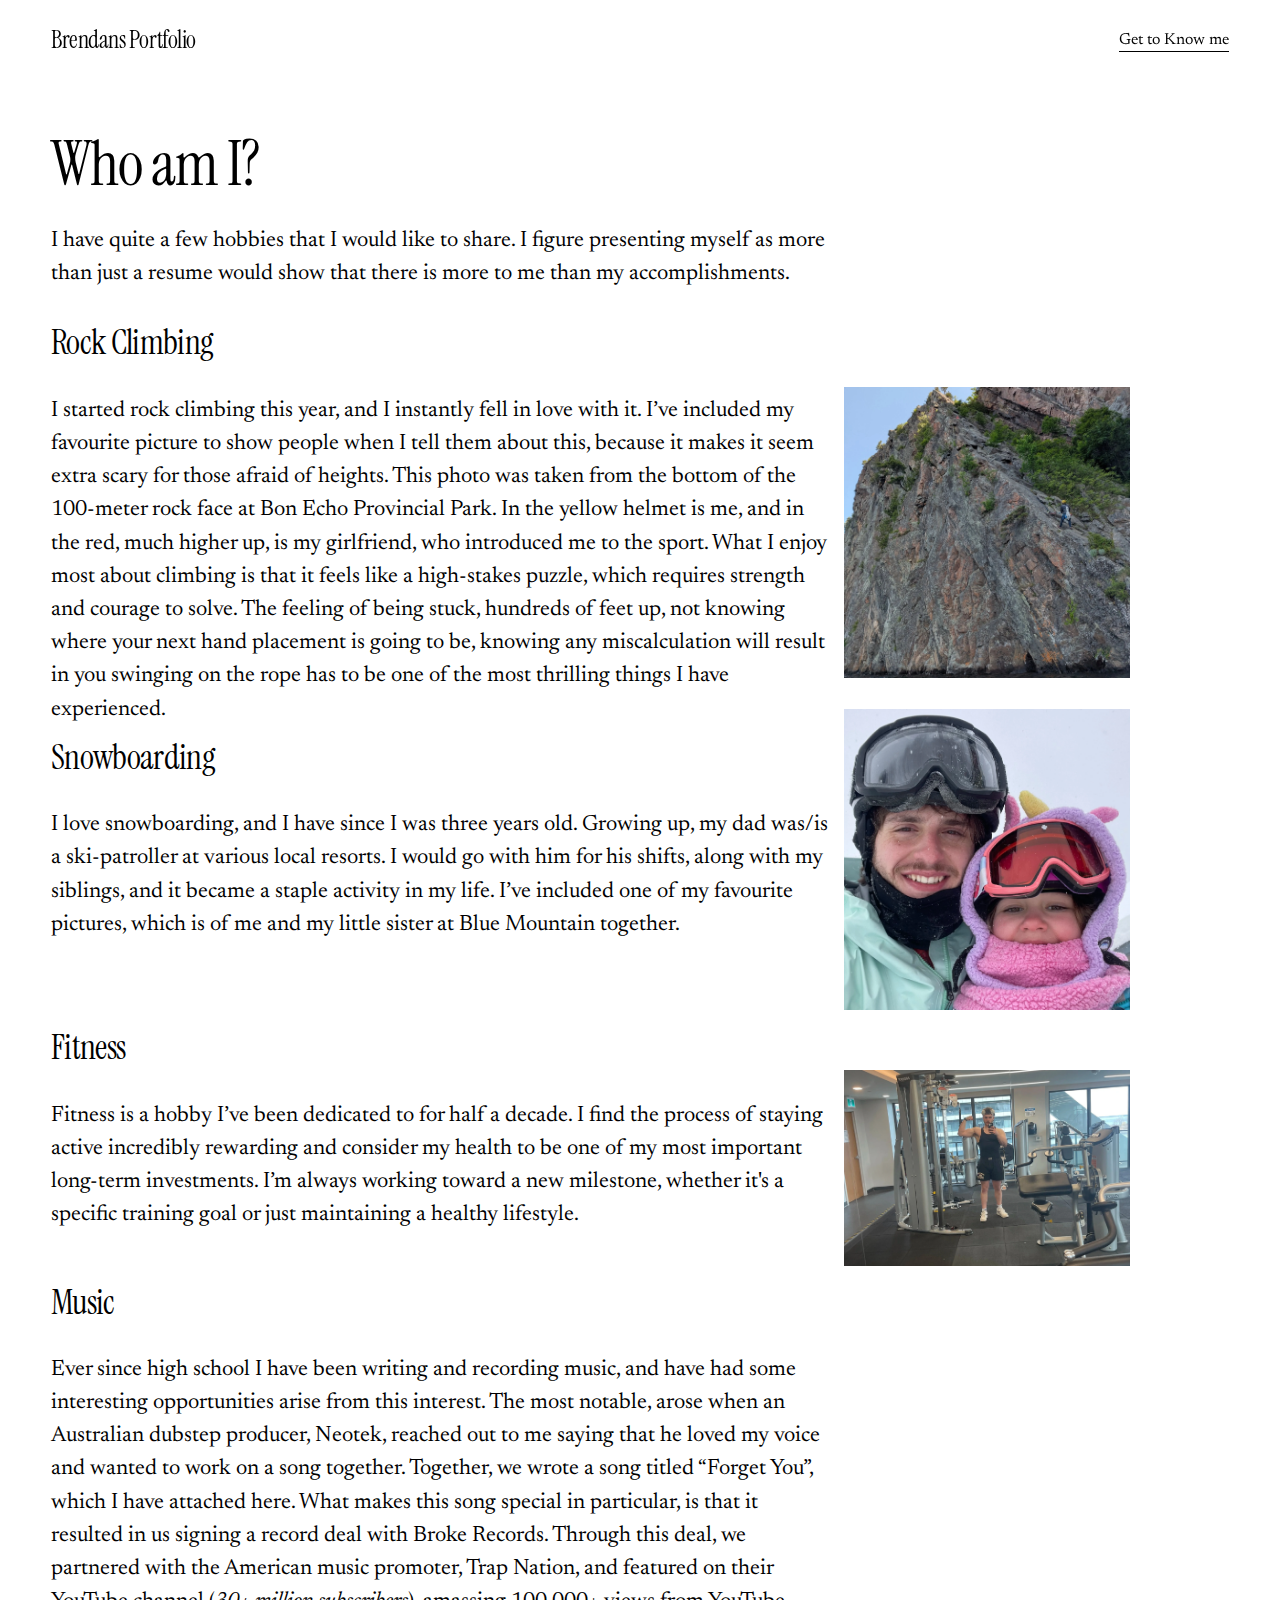
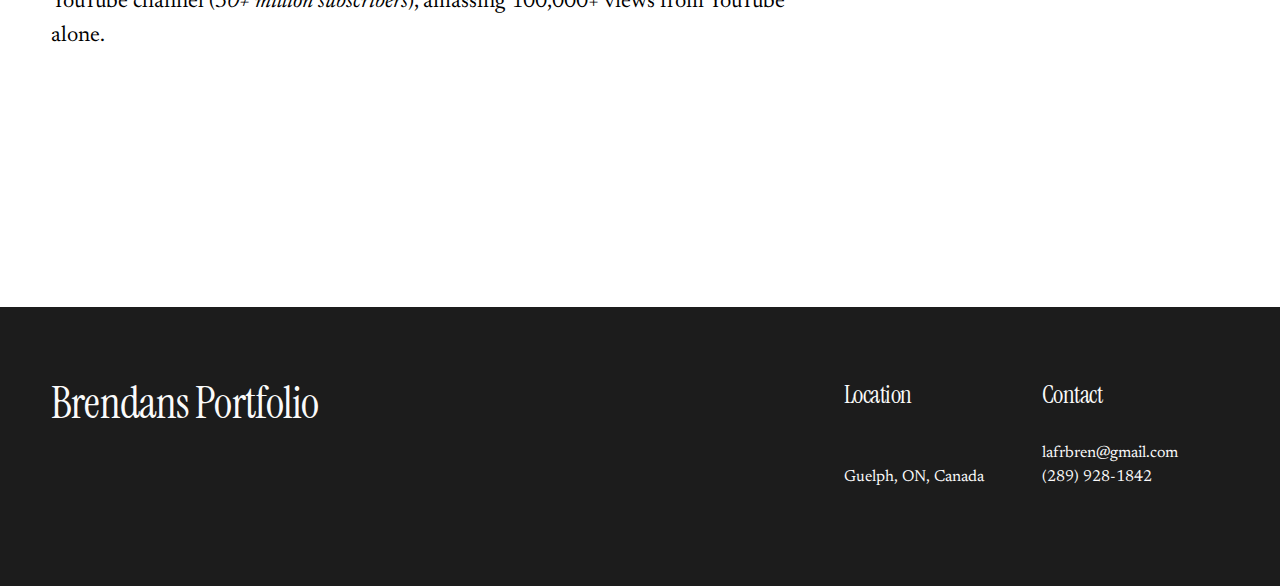
<file: about.html>
<!doctype html>
<html xmlns:og="http://opengraphprotocol.org/schema/" xmlns:fb="http://www.facebook.com/2008/fbml" lang="en-CA"  >
  <head>
	<base href="">
	<script src="js/rerouter.js"></script>
    <meta http-equiv="X-UA-Compatible" content="IE=edge,chrome=1">
    <meta name="viewport" content="width=device-width, initial-scale=1">
    <!-- dinosaur-flugelhorn-9a9e -->

<meta charset="utf-8" />
<title>Get to know me more &mdash; Brendans Portfolio</title>
<meta http-equiv="Accept-CH" content="Sec-CH-UA-Platform-Version, Sec-CH-UA-Model" /><link rel="icon" type="image/x-icon" href="https://assets.squarespace.com/universal/default-favicon.ico"/>
<link rel="canonical" href="https://dinosaur-flugelhorn-9a9e.squarespace.com/about"/>
<meta property="og:site_name" content="Brendans Portfolio"/>
<meta property="og:title" content="Get to know me more &mdash; Brendans Portfolio"/>
<meta property="og:url" content="https://dinosaur-flugelhorn-9a9e.squarespace.com/about"/>
<meta property="og:type" content="website"/>
<meta itemprop="name" content="Get to know me more — Brendans Portfolio"/>
<meta itemprop="url" content="https://dinosaur-flugelhorn-9a9e.squarespace.com/about"/>
<meta name="twitter:title" content="Get to know me more — Brendans Portfolio"/>
<meta name="twitter:url" content="https://dinosaur-flugelhorn-9a9e.squarespace.com/about"/>
<meta name="twitter:card" content="summary"/>
<meta name="description" content="" />
<link rel="preconnect" href="https://images.squarespace-cdn.com">
<link rel="preconnect" href="https://fonts.gstatic.com" crossorigin>
<link rel="stylesheet" href="https://fonts.googleapis.com/css2?family=Newsreader:ital,wght@0,400;0,700;1,400;1,700&family=Instrument+Serif:ital,wght@0,400;1,400"><script type="text/javascript"  defer="true" nomodule="nomodule" src="js/legacy.js"></script>
<script type="text/javascript"  defer="true" src="js/modern.js"></script>
<script type="text/javascript">SQUARESPACE_ROLLUPS = {};</script>
<script>(function(rollups, name) { if (!rollups[name]) { rollups[name] = {}; } rollups[name].js = ["js/extract-css-runtime-05cc691bf883f364-min.en-us.js"]; })(SQUARESPACE_ROLLUPS, 'squarespace-extract_css_runtime');</script>
<script  src="js/extract-css-runtime-05cc691bf883f364-min.en-us.js" defer ></script><script>(function(rollups, name) { if (!rollups[name]) { rollups[name] = {}; } rollups[name].js = ["js/extract-css-moment-js-vendor-6f2a1f6ec9a41489-min.en-us.js"]; })(SQUARESPACE_ROLLUPS, 'squarespace-extract_css_moment_js_vendor');</script>
<script  src="js/extract-css-moment-js-vendor-6f2a1f6ec9a41489-min.en-us.js" defer ></script><script>(function(rollups, name) { if (!rollups[name]) { rollups[name] = {}; } rollups[name].js = ["js/cldr-resource-pack-c5175d8ac6fd7505-min.en-us.js"]; })(SQUARESPACE_ROLLUPS, 'squarespace-cldr_resource_pack');</script>
<script  src="js/cldr-resource-pack-c5175d8ac6fd7505-min.en-us.js" defer ></script><script>(function(rollups, name) { if (!rollups[name]) { rollups[name] = {}; } rollups[name].js = ["js/common-vendors-stable-fbd854d40b0804b7-min.en-us.js"]; })(SQUARESPACE_ROLLUPS, 'squarespace-common_vendors_stable');</script>
<script  src="js/common-vendors-stable-fbd854d40b0804b7-min.en-us.js" defer ></script><script>(function(rollups, name) { if (!rollups[name]) { rollups[name] = {}; } rollups[name].js = ["js/common-vendors-1cb00a4c9e37b9d9-min.en-us.js"]; })(SQUARESPACE_ROLLUPS, 'squarespace-common_vendors');</script>
<script  src="js/common-vendors-1cb00a4c9e37b9d9-min.en-us.js" defer ></script><script>(function(rollups, name) { if (!rollups[name]) { rollups[name] = {}; } rollups[name].js = ["js/common-cf3d9af91e495106-min.en-us.js"]; })(SQUARESPACE_ROLLUPS, 'squarespace-common');</script>
<script  src="js/common-cf3d9af91e495106-min.en-us.js" defer ></script><script>(function(rollups, name) { if (!rollups[name]) { rollups[name] = {}; } rollups[name].js = ["js/user-account-core-b24620006c54c89f-min.en-us.js"]; })(SQUARESPACE_ROLLUPS, 'squarespace-user_account_core');</script>
<script  src="js/user-account-core-b24620006c54c89f-min.en-us.js" defer ></script><script>(function(rollups, name) { if (!rollups[name]) { rollups[name] = {}; } rollups[name].css = ["css/user-account-core-a2a4190dac7b1734-min.en-us.css"]; })(SQUARESPACE_ROLLUPS, 'squarespace-user_account_core');</script>
<link rel="stylesheet" type="text/css" href="css/user-account-core-a2a4190dac7b1734-min.en-us.css"><script data-name="static-context">Static = window.Static || {}; Static.SQUARESPACE_CONTEXT = {"betaFeatureFlags":["nested_categories","contacts_and_campaigns_redesign","use_react_flow_in_automations_flowchart","campaigns_discount_section_in_automations","campaigns_merch_state","supports_versioned_template_assets","i18n_beta_website_locales","campaigns_discount_section_in_blasts","enable_form_submission_trigger","marketing_landing_page","section-sdk-plp-mobile-optimizations","member_areas_feature","campaigns_thumbnail_layout","campaigns_import_discounts","override_block_styles","marketing_automations","campaigns_new_image_layout_picker","scripts_defer","new_stacked_index"],"facebookAppId":"314192535267336","facebookApiVersion":"v6.0","rollups":{"squarespace-announcement-bar":{"js":"js/announcement-bar-85c7c5df8a392628-min.en-us.js"},"squarespace-audio-player":{"css":"css/audio-player-b05f5197a871c566-min.en-us.css","js":"js/audio-player-fa1a1250fd5e76c1-min.en-us.js"},"squarespace-blog-collection-list":{"css":"css/blog-collection-list-b4046463b72f34e2-min.en-us.css","js":"js/blog-collection-list-d311389abad5cb4e-min.en-us.js"},"squarespace-calendar-block-renderer":{"css":"css/calendar-block-renderer-b72d08ba4421f5a0-min.en-us.css","js":"js/calendar-block-renderer-45874323504d9c30-min.en-us.js"},"squarespace-chartjs-helpers":{"css":"css/chartjs-helpers-96b256171ee039c1-min.en-us.css","js":"js/chartjs-helpers-9dceb144c7651c6b-min.en-us.js"},"squarespace-comments":{"css":"css/comments-34a8c961cb95a2d8-min.en-us.css","js":"js/comments-ad445a8b71662a4b-min.en-us.js"},"squarespace-custom-css-popup":{"css":"css/custom-css-popup-8da3a89d07a2d14b-min.en-us.css","js":"js/custom-css-popup-404f69332630e698-min.en-us.js"},"squarespace-dialog":{"css":"css/dialog-f9093f2d526b94df-min.en-us.css","js":"js/dialog-faf77366d4993315-min.en-us.js"},"squarespace-events-collection":{"css":"css/events-collection-b72d08ba4421f5a0-min.en-us.css","js":"js/events-collection-e0a3f2f5cb2f85f1-min.en-us.js"},"squarespace-form-rendering-utils":{"js":"js/form-rendering-utils-8f257b6ee93ef1e8-min.en-us.js"},"squarespace-forms":{"css":"css/forms-0afd3c6ac30bbab1-min.en-us.css","js":"js/forms-da0632d2fb9f65f7-min.en-us.js"},"squarespace-gallery-collection-list":{"css":"css/gallery-collection-list-b4046463b72f34e2-min.en-us.css","js":"js/gallery-collection-list-576f85f760af6e95-min.en-us.js"},"squarespace-image-zoom":{"css":"css/image-zoom-b4046463b72f34e2-min.en-us.css","js":"js/image-zoom-48fa25f53a8051bf-min.en-us.js"},"squarespace-pinterest":{"css":"css/pinterest-b4046463b72f34e2-min.en-us.css","js":"js/pinterest-cb2c648113efe832-min.en-us.js"},"squarespace-popup-overlay":{"css":"css/popup-overlay-b742b752f5880972-min.en-us.css","js":"js/popup-overlay-8d76877b664eca14-min.en-us.js"},"squarespace-product-quick-view":{"css":"css/product-quick-view-9052fb446c5800ee-min.en-us.css","js":"js/product-quick-view-4ae52dcdbdc97ac9-min.en-us.js"},"squarespace-products-collection-item-v2":{"css":"css/products-collection-item-v2-b4046463b72f34e2-min.en-us.css","js":"js/products-collection-item-v2-18f8dd35f59f518d-min.en-us.js"},"squarespace-products-collection-list-v2":{"css":"css/products-collection-list-v2-b4046463b72f34e2-min.en-us.css","js":"js/products-collection-list-v2-de04c98879eafaa3-min.en-us.js"},"squarespace-search-page":{"css":"css/search-page-90a67fc09b9b32c6-min.en-us.css","js":"js/search-page-ee710e5d2e51720e-min.en-us.js"},"squarespace-search-preview":{"js":"js/search-preview-84d5ad52805d7209-min.en-us.js"},"squarespace-simple-liking":{"css":"css/simple-liking-701bf8bbc05ec6aa-min.en-us.css","js":"js/simple-liking-8213887e30899090-min.en-us.js"},"squarespace-social-buttons":{"css":"css/social-buttons-95032e5fa98e47a5-min.en-us.css","js":"js/social-buttons-3cdce7282d3e1e91-min.en-us.js"},"squarespace-tourdates":{"css":"css/tourdates-b4046463b72f34e2-min.en-us.css","js":"js/tourdates-667adbfb525a73cf-min.en-us.js"},"squarespace-website-overlays-manager":{"css":"css/website-overlays-manager-07ea5a4e004e6710-min.en-us.css","js":"js/website-overlays-manager-bff045dccdafe6d1-min.en-us.js"}},"pageType":2,"website":{"id":"68e85b5d1c041b46d8cc4c0c","identifier":"dinosaur-flugelhorn-9a9e","websiteType":1,"contentModifiedOn":1760065761785,"cloneable":false,"hasBeenCloneable":false,"siteStatus":{},"language":"en-CA","translationLocale":"en-US","timeZone":"America/Toronto","machineTimeZoneOffset":-14400000,"timeZoneOffset":-14400000,"timeZoneAbbr":"EDT","siteTitle":"Brendans Portfolio","fullSiteTitle":"Get to know me more \u2014 Brendans Portfolio","siteDescription":"","location":{},"shareButtonOptions":{"6":true,"1":true,"2":true,"7":true,"4":true,"3":true,"8":true},"authenticUrl":"https://dinosaur-flugelhorn-9a9e.squarespace.com","internalUrl":"https://dinosaur-flugelhorn-9a9e.squarespace.com","baseUrl":"https://dinosaur-flugelhorn-9a9e.squarespace.com","sslSetting":3,"isHstsEnabled":true,"typekitId":"","statsMigrated":false,"imageMetadataProcessingEnabled":false,"screenshotId":"1dba226d3a0ccacf70fbc70598d20708754e796e198dae41ee4fe65efb72662e","captchaSettings":{"enabledForDonations":false},"showOwnerLogin":false},"websiteSettings":{"id":"68e85b5d1c041b46d8cc4c0e","websiteId":"68e85b5d1c041b46d8cc4c0c","subjects":[],"country":"CA","state":"ON","simpleLikingEnabled":true,"mobileInfoBarSettings":{"isContactEmailEnabled":false,"isContactPhoneNumberEnabled":false,"isLocationEnabled":false,"isBusinessHoursEnabled":false},"announcementBarSettings":{},"commentLikesAllowed":true,"commentAnonAllowed":true,"commentThreaded":true,"commentApprovalRequired":false,"commentAvatarsOn":true,"commentSortType":2,"commentFlagThreshold":0,"commentFlagsAllowed":true,"commentEnableByDefault":true,"commentDisableAfterDaysDefault":0,"disqusShortname":"","commentsEnabled":false,"businessHours":{},"storeSettings":{"returnPolicy":null,"termsOfService":null,"privacyPolicy":null,"expressCheckout":false,"continueShoppingLinkUrl":"/","useLightCart":false,"showNoteField":false,"shippingCountryDefaultValue":"US","billToShippingDefaultValue":false,"showShippingPhoneNumber":true,"isShippingPhoneRequired":false,"showBillingPhoneNumber":true,"isBillingPhoneRequired":false,"currenciesSupported":["USD","CAD","GBP","AUD","EUR","CHF","NOK","SEK","DKK","NZD","SGD","MXN","HKD","CZK","ILS","MYR","RUB","PHP","PLN","THB","BRL","ARS","COP","IDR","INR","JPY","ZAR"],"defaultCurrency":"USD","selectedCurrency":"CAD","measurementStandard":1,"showCustomCheckoutForm":false,"checkoutPageMarketingOptInEnabled":true,"enableMailingListOptInByDefault":false,"sameAsRetailLocation":false,"merchandisingSettings":{"scarcityEnabledOnProductItems":false,"scarcityEnabledOnProductBlocks":false,"scarcityMessageType":"DEFAULT_SCARCITY_MESSAGE","scarcityThreshold":10,"multipleQuantityAllowedForServices":true,"restockNotificationsEnabled":false,"restockNotificationsMailingListSignUpEnabled":false,"relatedProductsEnabled":false,"relatedProductsOrdering":"random","soldOutVariantsDropdownDisabled":false,"productComposerOptedIn":false,"productComposerABTestOptedOut":false,"productReviewsEnabled":false},"minimumOrderSubtotalEnabled":false,"minimumOrderSubtotal":{"currency":"CAD","value":"0.00"},"isLive":false,"multipleQuantityAllowedForServices":true},"useEscapeKeyToLogin":false,"ssBadgeType":1,"ssBadgePosition":4,"ssBadgeVisibility":1,"ssBadgeDevices":1,"pinterestOverlayOptions":{"mode":"disabled"},"userAccountsSettings":{"loginAllowed":true,"signupAllowed":true}},"cookieSettings":{"isCookieBannerEnabled":false,"isRestrictiveCookiePolicyEnabled":false,"cookieBannerText":"","cookieBannerTheme":"","cookieBannerVariant":"","cookieBannerPosition":"","cookieBannerCtaVariant":"","cookieBannerCtaText":"","cookieBannerAcceptType":"OPT_IN","cookieBannerOptOutCtaText":"","cookieBannerHasOptOut":false,"cookieBannerHasManageCookies":true,"cookieBannerManageCookiesLabel":"","cookieBannerSavedPreferencesText":"","cookieBannerSavedPreferencesLayout":"PILL"},"websiteCloneable":false,"collection":{"title":"Get to know me more","id":"68e85bf87b8e5b6cf5442b68","fullUrl":"/about","type":10,"permissionType":1},"subscribed":false,"appDomain":"squarespace.com","templateTweakable":true,"tweakJSON":{"form-use-theme-colors":"true","header-logo-height":"20px","header-mobile-logo-max-height":"30px","header-vert-padding":"2vw","header-width":"Full","maxPageWidth":"2000px","mobile-header-vert-padding":"6vw","pagePadding":"4vw","tweak-blog-alternating-side-by-side-image-aspect-ratio":"1:1 Square","tweak-blog-alternating-side-by-side-image-spacing":"6%","tweak-blog-alternating-side-by-side-meta-spacing":"20px","tweak-blog-alternating-side-by-side-primary-meta":"Categories","tweak-blog-alternating-side-by-side-read-more-spacing":"20px","tweak-blog-alternating-side-by-side-secondary-meta":"Date","tweak-blog-basic-grid-columns":"3","tweak-blog-basic-grid-image-aspect-ratio":"3:2 Standard","tweak-blog-basic-grid-image-spacing":"35px","tweak-blog-basic-grid-meta-spacing":"25px","tweak-blog-basic-grid-primary-meta":"Categories","tweak-blog-basic-grid-read-more-spacing":"20px","tweak-blog-basic-grid-secondary-meta":"Date","tweak-blog-item-custom-width":"50","tweak-blog-item-show-author-profile":"false","tweak-blog-item-width":"Medium","tweak-blog-masonry-columns":"2","tweak-blog-masonry-horizontal-spacing":"30px","tweak-blog-masonry-image-spacing":"20px","tweak-blog-masonry-meta-spacing":"20px","tweak-blog-masonry-primary-meta":"Categories","tweak-blog-masonry-read-more-spacing":"20px","tweak-blog-masonry-secondary-meta":"Date","tweak-blog-masonry-vertical-spacing":"30px","tweak-blog-side-by-side-image-aspect-ratio":"1:1 Square","tweak-blog-side-by-side-image-spacing":"6%","tweak-blog-side-by-side-meta-spacing":"20px","tweak-blog-side-by-side-primary-meta":"Categories","tweak-blog-side-by-side-read-more-spacing":"20px","tweak-blog-side-by-side-secondary-meta":"Date","tweak-blog-single-column-image-spacing":"50px","tweak-blog-single-column-meta-spacing":"30px","tweak-blog-single-column-primary-meta":"Categories","tweak-blog-single-column-read-more-spacing":"15px","tweak-blog-single-column-secondary-meta":"Date","tweak-events-stacked-show-thumbnails":"true","tweak-events-stacked-thumbnail-size":"3:2 Standard","tweak-fixed-header":"false","tweak-fixed-header-style":"Basic","tweak-global-animations-animation-curve":"ease","tweak-global-animations-animation-delay":"0.1s","tweak-global-animations-animation-duration":"0.1s","tweak-global-animations-animation-style":"fade","tweak-global-animations-animation-type":"none","tweak-global-animations-complexity-level":"detailed","tweak-global-animations-enabled":"false","tweak-portfolio-grid-basic-custom-height":"50","tweak-portfolio-grid-overlay-custom-height":"50","tweak-portfolio-hover-follow-acceleration":"10%","tweak-portfolio-hover-follow-animation-duration":"Fast","tweak-portfolio-hover-follow-animation-type":"Fade","tweak-portfolio-hover-follow-delimiter":"Bullet","tweak-portfolio-hover-follow-front":"false","tweak-portfolio-hover-follow-layout":"Inline","tweak-portfolio-hover-follow-size":"50","tweak-portfolio-hover-follow-text-spacing-x":"1.5","tweak-portfolio-hover-follow-text-spacing-y":"1.5","tweak-portfolio-hover-static-animation-duration":"Fast","tweak-portfolio-hover-static-animation-type":"Fade","tweak-portfolio-hover-static-delimiter":"Hyphen","tweak-portfolio-hover-static-front":"true","tweak-portfolio-hover-static-layout":"Inline","tweak-portfolio-hover-static-size":"50","tweak-portfolio-hover-static-text-spacing-x":"1.5","tweak-portfolio-hover-static-text-spacing-y":"1.5","tweak-portfolio-index-background-animation-duration":"Medium","tweak-portfolio-index-background-animation-type":"Fade","tweak-portfolio-index-background-custom-height":"50","tweak-portfolio-index-background-delimiter":"None","tweak-portfolio-index-background-height":"Large","tweak-portfolio-index-background-horizontal-alignment":"Center","tweak-portfolio-index-background-link-format":"Stacked","tweak-portfolio-index-background-persist":"false","tweak-portfolio-index-background-vertical-alignment":"Middle","tweak-portfolio-index-background-width":"Full","tweak-product-basic-item-click-action":"None","tweak-product-basic-item-gallery-aspect-ratio":"3:4 Three-Four (Vertical)","tweak-product-basic-item-gallery-design":"Slideshow","tweak-product-basic-item-gallery-width":"50%","tweak-product-basic-item-hover-action":"None","tweak-product-basic-item-image-spacing":"2vw","tweak-product-basic-item-image-zoom-factor":"2","tweak-product-basic-item-product-variant-display":"Dropdown","tweak-product-basic-item-thumbnail-placement":"Side","tweak-product-basic-item-variant-picker-layout":"Dropdowns","tweak-products-add-to-cart-button":"false","tweak-products-columns":"2","tweak-products-gutter-column":"2vw","tweak-products-gutter-row":"5vw","tweak-products-header-text-alignment":"Middle","tweak-products-image-aspect-ratio":"1:1 Square","tweak-products-image-text-spacing":"1.5vw","tweak-products-mobile-columns":"1","tweak-products-text-alignment":"Left","tweak-products-width":"Full","tweak-transparent-header":"true"},"templateId":"5c5a519771c10ba3470d8101","templateVersion":"7.1","pageFeatures":[1,2,4],"gmRenderKey":"QUl6YVN5Q0JUUk9xNkx1dkZfSUUxcjQ2LVQ0QWVUU1YtMGQ3bXk4","templateScriptsRootUrl":"https://static1.squarespace.com/static/vta/5c5a519771c10ba3470d8101/scripts/","impersonatedSession":false,"tzData":{"zones":[[-300,"Canada","E%sT",null]],"rules":{"Canada":[[1974,2006,null,"Oct","lastSun","2:00","0","S"],[1987,2006,null,"Apr","Sun>=1","2:00","1:00","D"],[2007,"max",null,"Mar","Sun>=8","2:00","1:00","D"],[2007,"max",null,"Nov","Sun>=1","2:00","0","S"]]}},"showAnnouncementBar":false,"recaptchaEnterpriseContext":{"recaptchaEnterpriseSiteKey":"6LdDFQwjAAAAAPigEvvPgEVbb7QBm-TkVJdDTlAv"},"i18nContext":{"timeZoneData":{"id":"America/Toronto","name":"Eastern Time"}},"env":"PRODUCTION","visitorFormContext":{"formFieldFormats":{"initialAddressFormat":{"id":0,"type":"ADDRESS","country":"CA","labelLocale":"en","fields":[{"type":"FIELD","label":"Address Line 1","identifier":"Line1","length":0,"required":true,"metadata":{"autocomplete":"address-line1"}},{"type":"SEPARATOR","label":"\n","identifier":"Newline","length":0,"required":false,"metadata":{}},{"type":"FIELD","label":"Address Line 2","identifier":"Line2","length":0,"required":false,"metadata":{"autocomplete":"address-line2"}},{"type":"SEPARATOR","label":"\n","identifier":"Newline","length":0,"required":false,"metadata":{}},{"type":"FIELD","label":"City","identifier":"City","length":0,"required":true,"metadata":{"autocomplete":"address-level2"}},{"type":"SEPARATOR","label":" ","identifier":"Space","length":0,"required":false,"metadata":{}},{"type":"FIELD","label":"Province","identifier":"State","length":0,"required":true,"metadata":{"autocomplete":"address-level1"}},{"type":"SEPARATOR","label":" ","identifier":"Space","length":0,"required":false,"metadata":{}},{"type":"FIELD","label":"Postal Code","identifier":"Zip","length":0,"required":true,"metadata":{"autocomplete":"postal-code"}}]},"initialNameOrder":"GIVEN_FIRST","initialPhoneFormat":{"id":0,"type":"PHONE_NUMBER","country":"CA","labelLocale":"en-US","fields":[{"type":"SEPARATOR","label":"(","identifier":"LeftParen","length":0,"required":false,"metadata":{}},{"type":"FIELD","label":"1","identifier":"1","length":3,"required":false,"metadata":{}},{"type":"SEPARATOR","label":")","identifier":"RightParen","length":0,"required":false,"metadata":{}},{"type":"SEPARATOR","label":" ","identifier":"Space","length":0,"required":false,"metadata":{}},{"type":"FIELD","label":"2","identifier":"2","length":3,"required":false,"metadata":{}},{"type":"SEPARATOR","label":"-","identifier":"Dash","length":0,"required":false,"metadata":{}},{"type":"FIELD","label":"3","identifier":"3","length":14,"required":false,"metadata":{}}]},"countries":[{"name":"Afghanistan","code":"AF","phoneCode":"+93"},{"name":"\u00C5land Islands","code":"AX","phoneCode":"+358"},{"name":"Albania","code":"AL","phoneCode":"+355"},{"name":"Algeria","code":"DZ","phoneCode":"+213"},{"name":"American Samoa","code":"AS","phoneCode":"+1"},{"name":"Andorra","code":"AD","phoneCode":"+376"},{"name":"Angola","code":"AO","phoneCode":"+244"},{"name":"Anguilla","code":"AI","phoneCode":"+1"},{"name":"Antigua & Barbuda","code":"AG","phoneCode":"+1"},{"name":"Argentina","code":"AR","phoneCode":"+54"},{"name":"Armenia","code":"AM","phoneCode":"+374"},{"name":"Aruba","code":"AW","phoneCode":"+297"},{"name":"Ascension Island","code":"AC","phoneCode":"+247"},{"name":"Australia","code":"AU","phoneCode":"+61"},{"name":"Austria","code":"AT","phoneCode":"+43"},{"name":"Azerbaijan","code":"AZ","phoneCode":"+994"},{"name":"Bahamas","code":"BS","phoneCode":"+1"},{"name":"Bahrain","code":"BH","phoneCode":"+973"},{"name":"Bangladesh","code":"BD","phoneCode":"+880"},{"name":"Barbados","code":"BB","phoneCode":"+1"},{"name":"Belarus","code":"BY","phoneCode":"+375"},{"name":"Belgium","code":"BE","phoneCode":"+32"},{"name":"Belize","code":"BZ","phoneCode":"+501"},{"name":"Benin","code":"BJ","phoneCode":"+229"},{"name":"Bermuda","code":"BM","phoneCode":"+1"},{"name":"Bhutan","code":"BT","phoneCode":"+975"},{"name":"Bolivia","code":"BO","phoneCode":"+591"},{"name":"Bosnia & Herzegovina","code":"BA","phoneCode":"+387"},{"name":"Botswana","code":"BW","phoneCode":"+267"},{"name":"Brazil","code":"BR","phoneCode":"+55"},{"name":"British Indian Ocean Territory","code":"IO","phoneCode":"+246"},{"name":"British Virgin Islands","code":"VG","phoneCode":"+1"},{"name":"Brunei","code":"BN","phoneCode":"+673"},{"name":"Bulgaria","code":"BG","phoneCode":"+359"},{"name":"Burkina Faso","code":"BF","phoneCode":"+226"},{"name":"Burundi","code":"BI","phoneCode":"+257"},{"name":"Cambodia","code":"KH","phoneCode":"+855"},{"name":"Cameroon","code":"CM","phoneCode":"+237"},{"name":"Canada","code":"CA","phoneCode":"+1"},{"name":"Cape Verde","code":"CV","phoneCode":"+238"},{"name":"Caribbean Netherlands","code":"BQ","phoneCode":"+599"},{"name":"Cayman Islands","code":"KY","phoneCode":"+1"},{"name":"Central African Republic","code":"CF","phoneCode":"+236"},{"name":"Chad","code":"TD","phoneCode":"+235"},{"name":"Chile","code":"CL","phoneCode":"+56"},{"name":"China","code":"CN","phoneCode":"+86"},{"name":"Christmas Island","code":"CX","phoneCode":"+61"},{"name":"Cocos (Keeling) Islands","code":"CC","phoneCode":"+61"},{"name":"Colombia","code":"CO","phoneCode":"+57"},{"name":"Comoros","code":"KM","phoneCode":"+269"},{"name":"Congo - Brazzaville","code":"CG","phoneCode":"+242"},{"name":"Congo - Kinshasa","code":"CD","phoneCode":"+243"},{"name":"Cook Islands","code":"CK","phoneCode":"+682"},{"name":"Costa Rica","code":"CR","phoneCode":"+506"},{"name":"C\u00F4te d\u2019Ivoire","code":"CI","phoneCode":"+225"},{"name":"Croatia","code":"HR","phoneCode":"+385"},{"name":"Cuba","code":"CU","phoneCode":"+53"},{"name":"Cura\u00E7ao","code":"CW","phoneCode":"+599"},{"name":"Cyprus","code":"CY","phoneCode":"+357"},{"name":"Czechia","code":"CZ","phoneCode":"+420"},{"name":"Denmark","code":"DK","phoneCode":"+45"},{"name":"Djibouti","code":"DJ","phoneCode":"+253"},{"name":"Dominica","code":"DM","phoneCode":"+1"},{"name":"Dominican Republic","code":"DO","phoneCode":"+1"},{"name":"Ecuador","code":"EC","phoneCode":"+593"},{"name":"Egypt","code":"EG","phoneCode":"+20"},{"name":"El Salvador","code":"SV","phoneCode":"+503"},{"name":"Equatorial Guinea","code":"GQ","phoneCode":"+240"},{"name":"Eritrea","code":"ER","phoneCode":"+291"},{"name":"Estonia","code":"EE","phoneCode":"+372"},{"name":"Eswatini","code":"SZ","phoneCode":"+268"},{"name":"Ethiopia","code":"ET","phoneCode":"+251"},{"name":"Falkland Islands","code":"FK","phoneCode":"+500"},{"name":"Faroe Islands","code":"FO","phoneCode":"+298"},{"name":"Fiji","code":"FJ","phoneCode":"+679"},{"name":"Finland","code":"FI","phoneCode":"+358"},{"name":"France","code":"FR","phoneCode":"+33"},{"name":"French Guiana","code":"GF","phoneCode":"+594"},{"name":"French Polynesia","code":"PF","phoneCode":"+689"},{"name":"Gabon","code":"GA","phoneCode":"+241"},{"name":"Gambia","code":"GM","phoneCode":"+220"},{"name":"Georgia","code":"GE","phoneCode":"+995"},{"name":"Germany","code":"DE","phoneCode":"+49"},{"name":"Ghana","code":"GH","phoneCode":"+233"},{"name":"Gibraltar","code":"GI","phoneCode":"+350"},{"name":"Greece","code":"GR","phoneCode":"+30"},{"name":"Greenland","code":"GL","phoneCode":"+299"},{"name":"Grenada","code":"GD","phoneCode":"+1"},{"name":"Guadeloupe","code":"GP","phoneCode":"+590"},{"name":"Guam","code":"GU","phoneCode":"+1"},{"name":"Guatemala","code":"GT","phoneCode":"+502"},{"name":"Guernsey","code":"GG","phoneCode":"+44"},{"name":"Guinea","code":"GN","phoneCode":"+224"},{"name":"Guinea-Bissau","code":"GW","phoneCode":"+245"},{"name":"Guyana","code":"GY","phoneCode":"+592"},{"name":"Haiti","code":"HT","phoneCode":"+509"},{"name":"Honduras","code":"HN","phoneCode":"+504"},{"name":"Hong Kong SAR China","code":"HK","phoneCode":"+852"},{"name":"Hungary","code":"HU","phoneCode":"+36"},{"name":"Iceland","code":"IS","phoneCode":"+354"},{"name":"India","code":"IN","phoneCode":"+91"},{"name":"Indonesia","code":"ID","phoneCode":"+62"},{"name":"Iran","code":"IR","phoneCode":"+98"},{"name":"Iraq","code":"IQ","phoneCode":"+964"},{"name":"Ireland","code":"IE","phoneCode":"+353"},{"name":"Isle of Man","code":"IM","phoneCode":"+44"},{"name":"Israel","code":"IL","phoneCode":"+972"},{"name":"Italy","code":"IT","phoneCode":"+39"},{"name":"Jamaica","code":"JM","phoneCode":"+1"},{"name":"Japan","code":"JP","phoneCode":"+81"},{"name":"Jersey","code":"JE","phoneCode":"+44"},{"name":"Jordan","code":"JO","phoneCode":"+962"},{"name":"Kazakhstan","code":"KZ","phoneCode":"+7"},{"name":"Kenya","code":"KE","phoneCode":"+254"},{"name":"Kiribati","code":"KI","phoneCode":"+686"},{"name":"Kosovo","code":"XK","phoneCode":"+383"},{"name":"Kuwait","code":"KW","phoneCode":"+965"},{"name":"Kyrgyzstan","code":"KG","phoneCode":"+996"},{"name":"Laos","code":"LA","phoneCode":"+856"},{"name":"Latvia","code":"LV","phoneCode":"+371"},{"name":"Lebanon","code":"LB","phoneCode":"+961"},{"name":"Lesotho","code":"LS","phoneCode":"+266"},{"name":"Liberia","code":"LR","phoneCode":"+231"},{"name":"Libya","code":"LY","phoneCode":"+218"},{"name":"Liechtenstein","code":"LI","phoneCode":"+423"},{"name":"Lithuania","code":"LT","phoneCode":"+370"},{"name":"Luxembourg","code":"LU","phoneCode":"+352"},{"name":"Macao SAR China","code":"MO","phoneCode":"+853"},{"name":"Madagascar","code":"MG","phoneCode":"+261"},{"name":"Malawi","code":"MW","phoneCode":"+265"},{"name":"Malaysia","code":"MY","phoneCode":"+60"},{"name":"Maldives","code":"MV","phoneCode":"+960"},{"name":"Mali","code":"ML","phoneCode":"+223"},{"name":"Malta","code":"MT","phoneCode":"+356"},{"name":"Marshall Islands","code":"MH","phoneCode":"+692"},{"name":"Martinique","code":"MQ","phoneCode":"+596"},{"name":"Mauritania","code":"MR","phoneCode":"+222"},{"name":"Mauritius","code":"MU","phoneCode":"+230"},{"name":"Mayotte","code":"YT","phoneCode":"+262"},{"name":"Mexico","code":"MX","phoneCode":"+52"},{"name":"Micronesia","code":"FM","phoneCode":"+691"},{"name":"Moldova","code":"MD","phoneCode":"+373"},{"name":"Monaco","code":"MC","phoneCode":"+377"},{"name":"Mongolia","code":"MN","phoneCode":"+976"},{"name":"Montenegro","code":"ME","phoneCode":"+382"},{"name":"Montserrat","code":"MS","phoneCode":"+1"},{"name":"Morocco","code":"MA","phoneCode":"+212"},{"name":"Mozambique","code":"MZ","phoneCode":"+258"},{"name":"Myanmar (Burma)","code":"MM","phoneCode":"+95"},{"name":"Namibia","code":"NA","phoneCode":"+264"},{"name":"Nauru","code":"NR","phoneCode":"+674"},{"name":"Nepal","code":"NP","phoneCode":"+977"},{"name":"Netherlands","code":"NL","phoneCode":"+31"},{"name":"New Caledonia","code":"NC","phoneCode":"+687"},{"name":"New Zealand","code":"NZ","phoneCode":"+64"},{"name":"Nicaragua","code":"NI","phoneCode":"+505"},{"name":"Niger","code":"NE","phoneCode":"+227"},{"name":"Nigeria","code":"NG","phoneCode":"+234"},{"name":"Niue","code":"NU","phoneCode":"+683"},{"name":"Norfolk Island","code":"NF","phoneCode":"+672"},{"name":"Northern Mariana Islands","code":"MP","phoneCode":"+1"},{"name":"North Korea","code":"KP","phoneCode":"+850"},{"name":"North Macedonia","code":"MK","phoneCode":"+389"},{"name":"Norway","code":"NO","phoneCode":"+47"},{"name":"Oman","code":"OM","phoneCode":"+968"},{"name":"Pakistan","code":"PK","phoneCode":"+92"},{"name":"Palau","code":"PW","phoneCode":"+680"},{"name":"Palestinian Territories","code":"PS","phoneCode":"+970"},{"name":"Panama","code":"PA","phoneCode":"+507"},{"name":"Papua New Guinea","code":"PG","phoneCode":"+675"},{"name":"Paraguay","code":"PY","phoneCode":"+595"},{"name":"Peru","code":"PE","phoneCode":"+51"},{"name":"Philippines","code":"PH","phoneCode":"+63"},{"name":"Poland","code":"PL","phoneCode":"+48"},{"name":"Portugal","code":"PT","phoneCode":"+351"},{"name":"Puerto Rico","code":"PR","phoneCode":"+1"},{"name":"Qatar","code":"QA","phoneCode":"+974"},{"name":"R\u00E9union","code":"RE","phoneCode":"+262"},{"name":"Romania","code":"RO","phoneCode":"+40"},{"name":"Russia","code":"RU","phoneCode":"+7"},{"name":"Rwanda","code":"RW","phoneCode":"+250"},{"name":"Samoa","code":"WS","phoneCode":"+685"},{"name":"San Marino","code":"SM","phoneCode":"+378"},{"name":"S\u00E3o Tom\u00E9 & Pr\u00EDncipe","code":"ST","phoneCode":"+239"},{"name":"Saudi Arabia","code":"SA","phoneCode":"+966"},{"name":"Senegal","code":"SN","phoneCode":"+221"},{"name":"Serbia","code":"RS","phoneCode":"+381"},{"name":"Seychelles","code":"SC","phoneCode":"+248"},{"name":"Sierra Leone","code":"SL","phoneCode":"+232"},{"name":"Singapore","code":"SG","phoneCode":"+65"},{"name":"Sint Maarten","code":"SX","phoneCode":"+1"},{"name":"Slovakia","code":"SK","phoneCode":"+421"},{"name":"Slovenia","code":"SI","phoneCode":"+386"},{"name":"Solomon Islands","code":"SB","phoneCode":"+677"},{"name":"Somalia","code":"SO","phoneCode":"+252"},{"name":"South Africa","code":"ZA","phoneCode":"+27"},{"name":"South Korea","code":"KR","phoneCode":"+82"},{"name":"South Sudan","code":"SS","phoneCode":"+211"},{"name":"Spain","code":"ES","phoneCode":"+34"},{"name":"Sri Lanka","code":"LK","phoneCode":"+94"},{"name":"St. Barth\u00E9lemy","code":"BL","phoneCode":"+590"},{"name":"St. Helena","code":"SH","phoneCode":"+290"},{"name":"St. Kitts & Nevis","code":"KN","phoneCode":"+1"},{"name":"St. Lucia","code":"LC","phoneCode":"+1"},{"name":"St. Martin","code":"MF","phoneCode":"+590"},{"name":"St. Pierre & Miquelon","code":"PM","phoneCode":"+508"},{"name":"St. Vincent & Grenadines","code":"VC","phoneCode":"+1"},{"name":"Sudan","code":"SD","phoneCode":"+249"},{"name":"Suriname","code":"SR","phoneCode":"+597"},{"name":"Svalbard & Jan Mayen","code":"SJ","phoneCode":"+47"},{"name":"Sweden","code":"SE","phoneCode":"+46"},{"name":"Switzerland","code":"CH","phoneCode":"+41"},{"name":"Syria","code":"SY","phoneCode":"+963"},{"name":"Taiwan","code":"TW","phoneCode":"+886"},{"name":"Tajikistan","code":"TJ","phoneCode":"+992"},{"name":"Tanzania","code":"TZ","phoneCode":"+255"},{"name":"Thailand","code":"TH","phoneCode":"+66"},{"name":"Timor-Leste","code":"TL","phoneCode":"+670"},{"name":"Togo","code":"TG","phoneCode":"+228"},{"name":"Tokelau","code":"TK","phoneCode":"+690"},{"name":"Tonga","code":"TO","phoneCode":"+676"},{"name":"Trinidad & Tobago","code":"TT","phoneCode":"+1"},{"name":"Tristan da Cunha","code":"TA","phoneCode":"+290"},{"name":"Tunisia","code":"TN","phoneCode":"+216"},{"name":"T\u00FCrkiye","code":"TR","phoneCode":"+90"},{"name":"Turkmenistan","code":"TM","phoneCode":"+993"},{"name":"Turks & Caicos Islands","code":"TC","phoneCode":"+1"},{"name":"Tuvalu","code":"TV","phoneCode":"+688"},{"name":"U.S. Virgin Islands","code":"VI","phoneCode":"+1"},{"name":"Uganda","code":"UG","phoneCode":"+256"},{"name":"Ukraine","code":"UA","phoneCode":"+380"},{"name":"United Arab Emirates","code":"AE","phoneCode":"+971"},{"name":"United Kingdom","code":"GB","phoneCode":"+44"},{"name":"United States","code":"US","phoneCode":"+1"},{"name":"Uruguay","code":"UY","phoneCode":"+598"},{"name":"Uzbekistan","code":"UZ","phoneCode":"+998"},{"name":"Vanuatu","code":"VU","phoneCode":"+678"},{"name":"Vatican City","code":"VA","phoneCode":"+39"},{"name":"Venezuela","code":"VE","phoneCode":"+58"},{"name":"Vietnam","code":"VN","phoneCode":"+84"},{"name":"Wallis & Futuna","code":"WF","phoneCode":"+681"},{"name":"Western Sahara","code":"EH","phoneCode":"+212"},{"name":"Yemen","code":"YE","phoneCode":"+967"},{"name":"Zambia","code":"ZM","phoneCode":"+260"},{"name":"Zimbabwe","code":"ZW","phoneCode":"+263"}]},"localizedStrings":{"validation":{"noValidSelection":"A valid selection must be made.","invalidUrl":"Must be a valid URL.","stringTooLong":"Value should have a length no longer than {0}.","containsInvalidKey":"{0} contains an invalid key.","invalidTwitterUsername":"Must be a valid Twitter username.","valueOutsideRange":"Value must be in the range {0} to {1}.","invalidPassword":"Passwords should not contain whitespace.","missingRequiredSubfields":"{0} is missing required subfields: {1}","invalidCurrency":"Currency value should be formatted like 1234 or 123.99.","invalidMapSize":"Value should contain exactly {0} elements.","subfieldsRequired":"All fields in {0} are required.","formSubmissionFailed":"Form submission failed. Review the following information: {0}.","invalidCountryCode":"Country code should have an optional plus and up to 4 digits.","invalidDate":"This is not a real date.","required":"{0} is required.","invalidStringLength":"Value should be {0} characters long.","invalidEmail":"Email addresses should follow the format user@domain.com.","invalidListLength":"Value should be {0} elements long.","allEmpty":"Please fill out at least one form field.","missingRequiredQuestion":"Missing a required question.","invalidQuestion":"Contained an invalid question.","captchaFailure":"Captcha validation failed. Please try again.","stringTooShort":"Value should have a length of at least {0}.","invalid":"{0} is not valid.","formErrors":"Form Errors","containsInvalidValue":"{0} contains an invalid value.","invalidUnsignedNumber":"Numbers must contain only digits and no other characters.","invalidName":"Valid names contain only letters, numbers, spaces, ', or - characters."},"submit":"Submit","status":{"title":"{@} Block","learnMore":"Learn more"},"name":{"firstName":"First Name","lastName":"Last Name"},"lightbox":{"openForm":"Open Form"},"likert":{"agree":"Agree","stronglyDisagree":"Strongly Disagree","disagree":"Disagree","stronglyAgree":"Strongly Agree","neutral":"Neutral"},"time":{"am":"AM","second":"Second","pm":"PM","minute":"Minute","amPm":"AM/PM","hour":"Hour"},"notFound":"Form not found.","date":{"yyyy":"YYYY","year":"Year","mm":"MM","day":"Day","month":"Month","dd":"DD"},"phone":{"country":"Country","number":"Number","prefix":"Prefix","areaCode":"Area Code","line":"Line"},"submitError":"Unable to submit form. Please try again later.","address":{"stateProvince":"State/Province","country":"Country","zipPostalCode":"Zip/Postal Code","address2":"Address 2","address1":"Address 1","city":"City"},"email":{"signUp":"Sign up for news and updates"},"cannotSubmitDemoForm":"This is a demo form and cannot be submitted.","required":"(required)","invalidData":"Invalid form data."}}};</script><script type="application/ld+json">{"url":"https://dinosaur-flugelhorn-9a9e.squarespace.com","name":"Brendans Portfolio","description":"","@context":"http://schema.org","@type":"WebSite"}</script><script type="application/ld+json">{"address":"","openingHours":"","@context":"http://schema.org","@type":"LocalBusiness"}</script><link rel="stylesheet" type="text/css" href="css/site.css"/><script>Static.COOKIE_BANNER_CAPABLE = true;</script>
<!-- End of Squarespace Headers -->
    <link rel="stylesheet" type="text/css" href="css/static.css">
  </head>

  <body
    id="collection-68e85bf87b8e5b6cf5442b68"
    class="
      form-use-theme-colors form-field-style-outline form-field-shape-pill form-field-border-all form-field-checkbox-type-icon form-field-checkbox-fill-outline form-field-checkbox-color-inverted form-field-checkbox-shape-rounded form-field-checkbox-layout-fit form-field-radio-type-icon form-field-radio-fill-outline form-field-radio-color-inverted form-field-radio-shape-rounded form-field-radio-layout-fit form-field-survey-fill-outline form-field-survey-color-inverted form-field-survey-shape-rounded form-field-hover-focus-outline form-submit-button-style-label tweak-portfolio-grid-overlay-width-full tweak-portfolio-grid-overlay-height-large tweak-portfolio-grid-overlay-image-aspect-ratio-11-square tweak-portfolio-grid-overlay-text-placement-center tweak-portfolio-grid-overlay-show-text-after-hover image-block-poster-text-alignment-left image-block-card-content-position-center image-block-card-text-alignment-left image-block-overlap-content-position-center image-block-overlap-text-alignment-left image-block-collage-content-position-center image-block-collage-text-alignment-left image-block-stack-text-alignment-left tweak-blog-single-column-width-full tweak-blog-single-column-text-alignment-left tweak-blog-single-column-image-placement-above tweak-blog-single-column-delimiter-bullet tweak-blog-single-column-read-more-style-show tweak-blog-single-column-primary-meta-categories tweak-blog-single-column-secondary-meta-date tweak-blog-single-column-meta-position-top tweak-blog-single-column-content-full-post tweak-blog-item-width-medium tweak-blog-item-text-alignment-left tweak-blog-item-meta-position-above-title tweak-blog-item-show-categories tweak-blog-item-show-date   tweak-blog-item-delimiter-bullet primary-button-style-solid primary-button-shape-pill secondary-button-style-outline secondary-button-shape-pill tertiary-button-style-outline tertiary-button-shape-underline tweak-events-stacked-width-full tweak-events-stacked-height-large  tweak-events-stacked-show-thumbnails tweak-events-stacked-thumbnail-size-32-standard tweak-events-stacked-date-style-with-text tweak-events-stacked-show-time tweak-events-stacked-show-location  tweak-events-stacked-show-excerpt  tweak-blog-basic-grid-width-inset tweak-blog-basic-grid-image-aspect-ratio-32-standard tweak-blog-basic-grid-text-alignment-center tweak-blog-basic-grid-delimiter-bullet tweak-blog-basic-grid-image-placement-above tweak-blog-basic-grid-read-more-style-show tweak-blog-basic-grid-primary-meta-categories tweak-blog-basic-grid-secondary-meta-date tweak-blog-basic-grid-excerpt-show header-overlay-alignment-center tweak-portfolio-index-background-link-format-stacked tweak-portfolio-index-background-width-full tweak-portfolio-index-background-height-large  tweak-portfolio-index-background-vertical-alignment-middle tweak-portfolio-index-background-horizontal-alignment-center tweak-portfolio-index-background-delimiter-none tweak-portfolio-index-background-animation-type-fade tweak-portfolio-index-background-animation-duration-medium tweak-portfolio-hover-follow-layout-inline  tweak-portfolio-hover-follow-delimiter-bullet tweak-portfolio-hover-follow-animation-type-fade tweak-portfolio-hover-follow-animation-duration-fast tweak-portfolio-hover-static-layout-inline tweak-portfolio-hover-static-front tweak-portfolio-hover-static-delimiter-hyphen tweak-portfolio-hover-static-animation-type-fade tweak-portfolio-hover-static-animation-duration-fast tweak-blog-alternating-side-by-side-width-full tweak-blog-alternating-side-by-side-image-aspect-ratio-11-square tweak-blog-alternating-side-by-side-text-alignment-left tweak-blog-alternating-side-by-side-read-more-style-show tweak-blog-alternating-side-by-side-image-text-alignment-middle tweak-blog-alternating-side-by-side-delimiter-bullet tweak-blog-alternating-side-by-side-meta-position-top tweak-blog-alternating-side-by-side-primary-meta-categories tweak-blog-alternating-side-by-side-secondary-meta-date tweak-blog-alternating-side-by-side-excerpt-show  tweak-global-animations-complexity-level-detailed tweak-global-animations-animation-style-fade tweak-global-animations-animation-type-none tweak-global-animations-animation-curve-ease tweak-blog-masonry-width-full tweak-blog-masonry-text-alignment-left tweak-blog-masonry-primary-meta-categories tweak-blog-masonry-secondary-meta-date tweak-blog-masonry-meta-position-top tweak-blog-masonry-read-more-style-show tweak-blog-masonry-delimiter-space tweak-blog-masonry-image-placement-above tweak-blog-masonry-excerpt-show header-width-full tweak-transparent-header  tweak-fixed-header-style-basic tweak-blog-side-by-side-width-full tweak-blog-side-by-side-image-placement-left tweak-blog-side-by-side-image-aspect-ratio-11-square tweak-blog-side-by-side-primary-meta-categories tweak-blog-side-by-side-secondary-meta-date tweak-blog-side-by-side-meta-position-top tweak-blog-side-by-side-text-alignment-left tweak-blog-side-by-side-image-text-alignment-middle tweak-blog-side-by-side-read-more-style-show tweak-blog-side-by-side-delimiter-bullet tweak-blog-side-by-side-excerpt-show tweak-portfolio-grid-basic-width-full tweak-portfolio-grid-basic-height-large tweak-portfolio-grid-basic-image-aspect-ratio-11-square tweak-portfolio-grid-basic-text-alignment-left tweak-portfolio-grid-basic-hover-effect-fade hide-opentable-icons opentable-style-dark tweak-product-quick-view-button-style-floating tweak-product-quick-view-button-position-bottom tweak-product-quick-view-lightbox-excerpt-display-truncate tweak-product-quick-view-lightbox-show-arrows tweak-product-quick-view-lightbox-show-close-button tweak-product-quick-view-lightbox-controls-weight-light native-currency-code-cad collection-type-page collection-layout-default collection-68e85bf87b8e5b6cf5442b68 mobile-style-available sqs-seven-one
      
        
          
            
              
            
          
        
      
    "
    tabindex="-1"
  >
    <div
      id="siteWrapper"
      class="clearfix site-wrapper"
    >
      
        <div id="floatingCart" class="floating-cart hidden">
          <a href="/cart" class="icon icon--stroke icon--fill icon--cart sqs-custom-cart">
            <span class="Cart-inner">
              



  <svg class="icon icon--cart" width="144" height="125" viewBox="0 0 144 125" >
<path d="M4.69551 0.000432948C2.10179 0.000432948 0 2.09856 0 4.68769C0 7.27686 2.10183 9.37496 4.69551 9.37496H23.43C31.2022 28.5892 38.8567 47.8378 46.5654 67.089L39.4737 84.129C38.8799 85.5493 39.0464 87.2634 39.905 88.5418C40.7622 89.8216 42.2856 90.6283 43.8271 90.6232H122.088C124.568 90.658 126.85 88.4129 126.85 85.9359C126.85 83.4589 124.569 81.214 122.088 81.2487H50.8702L54.9305 71.5802L130.306 65.5745C132.279 65.4199 134.064 63.8849 134.512 61.9608L143.903 21.337C144.518 18.6009 142.114 15.6147 139.306 15.624H36.0522L30.9654 2.92939C30.2682 1.21146 28.4698 0 26.612 0L4.69551 0.000432948ZM39.8152 24.9999H133.385L126.097 56.5426L54.7339 62.2067L39.8152 24.9999ZM59.4777 93.75C50.8885 93.75 43.8252 100.801 43.8252 109.375C43.8252 117.949 50.8885 125 59.4777 125C68.0669 125 75.1301 117.949 75.1301 109.375C75.1301 100.801 68.0669 93.75 59.4777 93.75ZM106.433 93.75C97.8436 93.75 90.7803 100.801 90.7803 109.375C90.7803 117.949 97.8436 125 106.433 125C115.022 125 122.085 117.949 122.085 109.375C122.085 100.801 115.022 93.75 106.433 93.75ZM59.4777 103.125C62.9906 103.125 65.7378 105.867 65.7378 109.374C65.7378 112.88 62.9905 115.623 59.4777 115.623C55.9647 115.623 53.2175 112.88 53.2175 109.374C53.2175 105.867 55.9649 103.125 59.4777 103.125ZM106.433 103.125C109.946 103.125 112.693 105.867 112.693 109.374C112.693 112.88 109.946 115.623 106.433 115.623C102.92 115.623 100.173 112.88 100.173 109.374C100.173 105.867 102.92 103.125 106.433 103.125Z" />
</svg>


              <div class="legacy-cart icon-cart-quantity">
                <span class="sqs-cart-quantity">0</span>
              </div>
            </span>
          </a>
        </div>
      

      












  <header
    data-test="header"
    id="header"
    
    class="
      
        
          light
        
      
      header theme-col--primary
    "
    data-section-theme="light"
    data-controller="Header"
    data-current-styles="{
&quot;layout&quot;: &quot;navRight&quot;,
&quot;action&quot;: {
&quot;href&quot;: &quot;/appointments&quot;,
&quot;buttonText&quot;: &quot;Book now&quot;,
&quot;newWindow&quot;: false
},
&quot;showSocial&quot;: false,
&quot;socialOptions&quot;: {
&quot;socialBorderShape&quot;: &quot;none&quot;,
&quot;socialBorderStyle&quot;: &quot;outline&quot;,
&quot;socialBorderThickness&quot;: {
&quot;unit&quot;: &quot;px&quot;,
&quot;value&quot;: 1.0
}
},
&quot;menuOverlayAnimation&quot;: &quot;fade&quot;,
&quot;cartStyle&quot;: &quot;text&quot;,
&quot;cartText&quot;: &quot;Cart&quot;,
&quot;showEmptyCartState&quot;: false,
&quot;cartOptions&quot;: {
&quot;iconType&quot;: &quot;stroke-9&quot;,
&quot;cartBorderShape&quot;: &quot;none&quot;,
&quot;cartBorderStyle&quot;: &quot;outline&quot;,
&quot;cartBorderThickness&quot;: {
&quot;unit&quot;: &quot;px&quot;,
&quot;value&quot;: 1.0
}
},
&quot;showButton&quot;: false,
&quot;showCart&quot;: false,
&quot;showAccountLogin&quot;: false,
&quot;headerStyle&quot;: &quot;dynamic&quot;,
&quot;languagePicker&quot;: {
&quot;enabled&quot;: false,
&quot;iconEnabled&quot;: false,
&quot;iconType&quot;: &quot;globe&quot;,
&quot;flagShape&quot;: &quot;shiny&quot;,
&quot;languageFlags&quot;: [ ]
},
&quot;iconOptions&quot;: {
&quot;desktopDropdownIconOptions&quot;: {
&quot;size&quot;: {
&quot;unit&quot;: &quot;em&quot;,
&quot;value&quot;: 1.0
},
&quot;iconSpacing&quot;: {
&quot;unit&quot;: &quot;em&quot;,
&quot;value&quot;: 0.35
},
&quot;strokeWidth&quot;: {
&quot;unit&quot;: &quot;px&quot;,
&quot;value&quot;: 1.0
},
&quot;endcapType&quot;: &quot;square&quot;,
&quot;folderDropdownIcon&quot;: &quot;none&quot;,
&quot;languagePickerIcon&quot;: &quot;openArrowHead&quot;
},
&quot;mobileDropdownIconOptions&quot;: {
&quot;size&quot;: {
&quot;unit&quot;: &quot;em&quot;,
&quot;value&quot;: 1.0
},
&quot;iconSpacing&quot;: {
&quot;unit&quot;: &quot;em&quot;,
&quot;value&quot;: 0.15
},
&quot;strokeWidth&quot;: {
&quot;unit&quot;: &quot;px&quot;,
&quot;value&quot;: 0.5
},
&quot;endcapType&quot;: &quot;square&quot;,
&quot;folderDropdownIcon&quot;: &quot;openArrowHead&quot;,
&quot;languagePickerIcon&quot;: &quot;openArrowHead&quot;
}
},
&quot;mobileOptions&quot;: {
&quot;layout&quot;: &quot;logoLeftNavRight&quot;,
&quot;menuIconOptions&quot;: {
&quot;style&quot;: &quot;doubleLineHamburger&quot;,
&quot;thickness&quot;: {
&quot;unit&quot;: &quot;px&quot;,
&quot;value&quot;: 1.0
}
}
},
&quot;solidOptions&quot;: {
&quot;headerOpacity&quot;: {
&quot;unit&quot;: &quot;%&quot;,
&quot;value&quot;: 100.0
},
&quot;blurBackground&quot;: {
&quot;enabled&quot;: false,
&quot;blurRadius&quot;: {
&quot;unit&quot;: &quot;px&quot;,
&quot;value&quot;: 12.0
}
}
},
&quot;gradientOptions&quot;: {
&quot;gradientType&quot;: &quot;faded&quot;,
&quot;headerOpacity&quot;: {
&quot;unit&quot;: &quot;%&quot;,
&quot;value&quot;: 90.0
},
&quot;blurBackground&quot;: {
&quot;enabled&quot;: false,
&quot;blurRadius&quot;: {
&quot;unit&quot;: &quot;px&quot;,
&quot;value&quot;: 12.0
}
}
},
&quot;dropShadowOptions&quot;: {
&quot;enabled&quot;: false,
&quot;blur&quot;: {
&quot;unit&quot;: &quot;px&quot;,
&quot;value&quot;: 12.0
},
&quot;spread&quot;: {
&quot;unit&quot;: &quot;px&quot;,
&quot;value&quot;: 0.0
},
&quot;distance&quot;: {
&quot;unit&quot;: &quot;px&quot;,
&quot;value&quot;: 12.0
}
},
&quot;borderOptions&quot;: {
&quot;enabled&quot;: false,
&quot;position&quot;: &quot;allSides&quot;,
&quot;thickness&quot;: {
&quot;unit&quot;: &quot;px&quot;,
&quot;value&quot;: 4.0
}
},
&quot;showPromotedElement&quot;: false,
&quot;buttonVariant&quot;: &quot;primary&quot;,
&quot;blurBackground&quot;: {
&quot;enabled&quot;: false,
&quot;blurRadius&quot;: {
&quot;unit&quot;: &quot;px&quot;,
&quot;value&quot;: 12.0
}
},
&quot;headerOpacity&quot;: {
&quot;unit&quot;: &quot;%&quot;,
&quot;value&quot;: 100.0
}
}"
    data-section-id="header"
    data-header-style="dynamic"
    data-language-picker="{
&quot;enabled&quot;: false,
&quot;iconEnabled&quot;: false,
&quot;iconType&quot;: &quot;globe&quot;,
&quot;flagShape&quot;: &quot;shiny&quot;,
&quot;languageFlags&quot;: [ ]
}"
    
    data-first-focusable-element
    tabindex="-1"
    style="
      
      
      
      
      
      
    "
  >
    <svg  style="display:none" viewBox="0 0 22 22" xmlns="http://www.w3.org/2000/svg">
  <symbol id="circle" >
    <path d="M11.5 17C14.5376 17 17 14.5376 17 11.5C17 8.46243 14.5376 6 11.5 6C8.46243 6 6 8.46243 6 11.5C6 14.5376 8.46243 17 11.5 17Z" fill="none" />
  </symbol>

  <symbol id="circleFilled" >
    <path d="M11.5 17C14.5376 17 17 14.5376 17 11.5C17 8.46243 14.5376 6 11.5 6C8.46243 6 6 8.46243 6 11.5C6 14.5376 8.46243 17 11.5 17Z" />
  </symbol>

  <symbol id="dash" >
    <path d="M11 11H19H3" />
  </symbol>

  <symbol id="squareFilled" >
    <rect x="6" y="6" width="11" height="11" />
  </symbol>

  <symbol id="square" >
    <rect x="7" y="7" width="9" height="9" fill="none" stroke="inherit" />
  </symbol>
  
  <symbol id="plus" >
    <path d="M11 3V19" />
    <path d="M19 11L3 11"/>
  </symbol>
  
  <symbol id="closedArrow" >
    <path d="M11 11V2M11 18.1797L17 11.1477L5 11.1477L11 18.1797Z" fill="none" />
  </symbol>
  
  <symbol id="closedArrowFilled" >
    <path d="M11 11L11 2" stroke="inherit" fill="none"  />
    <path fill-rule="evenodd" clip-rule="evenodd" d="M2.74695 9.38428L19.038 9.38428L10.8925 19.0846L2.74695 9.38428Z" stroke-width="1" />
  </symbol>
  
  <symbol id="closedArrowHead" viewBox="0 0 22 22"  xmlns="http://www.w3.org/2000/symbol">
    <path d="M18 7L11 15L4 7L18 7Z" fill="none" stroke="inherit" />
  </symbol>
  
  
  <symbol id="closedArrowHeadFilled" viewBox="0 0 22 22"  xmlns="http://www.w3.org/2000/symbol">
    <path d="M18.875 6.5L11 15.5L3.125 6.5L18.875 6.5Z" />
  </symbol>
  
  <symbol id="openArrow" >
    <path d="M11 18.3591L11 3" stroke="inherit" fill="none"  />
    <path d="M18 11.5L11 18.5L4 11.5" stroke="inherit" fill="none"  />
  </symbol>
  
  <symbol id="openArrowHead" >
    <path d="M18 7L11 14L4 7" fill="none" />
  </symbol>

  <symbol id="pinchedArrow" >
    <path d="M11 17.3591L11 2" fill="none" />
    <path d="M2 11C5.85455 12.2308 8.81818 14.9038 11 18C13.1818 14.8269 16.1455 12.1538 20 11" fill="none" />
  </symbol>

  <symbol id="pinchedArrowFilled" >
    <path d="M11.05 10.4894C7.04096 8.73759 1.05005 8 1.05005 8C6.20459 11.3191 9.41368 14.1773 11.05 21C12.6864 14.0851 15.8955 11.227 21.05 8C21.05 8 15.0591 8.73759 11.05 10.4894Z" stroke-width="1"/>
    <path d="M11 11L11 1" fill="none"/>
  </symbol>

  <symbol id="pinchedArrowHead" >
    <path d="M2 7.24091C5.85455 8.40454 8.81818 10.9318 11 13.8591C13.1818 10.8591 16.1455 8.33181 20 7.24091"  fill="none" />
  </symbol>
  
  <symbol id="pinchedArrowHeadFilled" >
    <path d="M11.05 7.1591C7.04096 5.60456 1.05005 4.95001 1.05005 4.95001C6.20459 7.89547 9.41368 10.4318 11.05 16.4864C12.6864 10.35 15.8955 7.81365 21.05 4.95001C21.05 4.95001 15.0591 5.60456 11.05 7.1591Z" />
  </symbol>

</svg>
    
<div class="sqs-announcement-bar-dropzone"></div>

    <div class="header-announcement-bar-wrapper">
      
      <a
        href="#page"
        class="header-skip-link sqs-button-element--primary"
      >
        Skip to Content
      </a>
      


<style>
    @supports (-webkit-backdrop-filter: none) or (backdrop-filter: none) {
        .header-blur-background {
            
            
        }
    }
</style>
      <div
        class="header-border"
        data-header-style="dynamic"
        data-header-border="false"
        data-test="header-border"
        style="




"
      ></div>
      <div
        class="header-dropshadow"
        data-header-style="dynamic"
        data-header-dropshadow="false"
        data-test="header-dropshadow"
        style=""
      ></div>
      
      

      <div class='header-inner container--fluid
        
        
        
         header-mobile-layout-logo-left-nav-right
        
        
        
        
        
        
         header-layout-nav-right
        
        
        
        
        
        
        
        
        '
        data-test="header-inner"
        >
        <!-- Background -->
        <div class="header-background theme-bg--primary"></div>

        <div class="header-display-desktop" data-content-field="site-title">
          

          

          

          

          

          
          
            
            <!-- Social -->
            
          
            
            <!-- Title and nav wrapper -->
            <div class="header-title-nav-wrapper">
              

              

              
                
                <!-- Title -->
                
                  <div
                    class="
                      header-title
                      
                    "
                    data-animation-role="header-element"
                  >
                    
                      <div class="header-title-text">
                        <a id="site-title" href="/" data-animation-role="header-element">Brendans Portfolio</a>
                      </div>
                    
                    
                  </div>
                
              
                
                <!-- Nav -->
                <div class="header-nav">
                  <div class="header-nav-wrapper">
                    <nav class="header-nav-list">
                      


  

  
  


  
    <div class="header-nav-item header-nav-item--collection header-nav-item--active">
      <a
        href="/about"
        data-animation-role="header-element"
        
          aria-current="page"
        
      >
        Get to Know me
      </a>
    </div>
  
  
  



                    </nav>
                  </div>
                </div>
              
              
            </div>
          
            
            <!-- Actions -->
            <div class="header-actions header-actions--right">
              
                
              
              

              

            
            

              
              <div class="showOnMobile">
                
              </div>

              
              <div class="showOnDesktop">
                
              </div>

              
            </div>
          
            


<style>
  .top-bun, 
  .patty, 
  .bottom-bun {
    height: 1px;
  }
</style>

<!-- Burger -->
<div class="header-burger

  menu-overlay-does-not-have-visible-non-navigation-items


  
  no-actions
  
" data-animation-role="header-element">
  <button class="header-burger-btn burger" data-test="header-burger">
    <span hidden class="js-header-burger-open-title visually-hidden">Open Menu</span>
    <span hidden class="js-header-burger-close-title visually-hidden">Close Menu</span>
    <div class="burger-box">
      <div class="burger-inner header-menu-icon-doubleLineHamburger">
        <div class="top-bun"></div>
        <div class="patty"></div>
        <div class="bottom-bun"></div>
      </div>
    </div>
  </button>
</div>

          
          
          
          
          

        </div>
        <div class="header-display-mobile" data-content-field="site-title">
          
            
            <!-- Social -->
            
          
            
            <!-- Title and nav wrapper -->
            <div class="header-title-nav-wrapper">
              

              

              
                
                <!-- Title -->
                
                  <div
                    class="
                      header-title
                      
                    "
                    data-animation-role="header-element"
                  >
                    
                      <div class="header-title-text">
                        <a id="site-title" href="/" data-animation-role="header-element">Brendans Portfolio</a>
                      </div>
                    
                    
                  </div>
                
              
                
                <!-- Nav -->
                <div class="header-nav">
                  <div class="header-nav-wrapper">
                    <nav class="header-nav-list">
                      


  
  


  
    <div class="header-nav-item header-nav-item--collection header-nav-item--active">
      <a
        href="/about"
        data-animation-role="header-element"
        
          aria-current="page"
        
      >
        Get to Know me
      </a>
    </div>
  
  
  



                    </nav>
                  </div>
                </div>
              
              
            </div>
          
            
            <!-- Actions -->
            <div class="header-actions header-actions--right">
              
                
              
              

              

            
            

              
              <div class="showOnMobile">
                
              </div>

              
              <div class="showOnDesktop">
                
              </div>

              
            </div>
          
            


<style>
  .top-bun, 
  .patty, 
  .bottom-bun {
    height: 1px;
  }
</style>

<!-- Burger -->
<div class="header-burger

  menu-overlay-does-not-have-visible-non-navigation-items


  
  no-actions
  
" data-animation-role="header-element">
  <button class="header-burger-btn burger" data-test="header-burger">
    <span hidden class="js-header-burger-open-title visually-hidden">Open Menu</span>
    <span hidden class="js-header-burger-close-title visually-hidden">Close Menu</span>
    <div class="burger-box">
      <div class="burger-inner header-menu-icon-doubleLineHamburger">
        <div class="top-bun"></div>
        <div class="patty"></div>
        <div class="bottom-bun"></div>
      </div>
    </div>
  </button>
</div>

          
          
          
          
          
        </div>
      </div>
    </div>
    <!-- (Mobile) Menu Navigation -->
    <div class="header-menu header-menu--folder-list
      
      
      
      
      
      "
      data-section-theme=""
      data-current-styles="{
&quot;layout&quot;: &quot;navRight&quot;,
&quot;action&quot;: {
&quot;href&quot;: &quot;/appointments&quot;,
&quot;buttonText&quot;: &quot;Book now&quot;,
&quot;newWindow&quot;: false
},
&quot;showSocial&quot;: false,
&quot;socialOptions&quot;: {
&quot;socialBorderShape&quot;: &quot;none&quot;,
&quot;socialBorderStyle&quot;: &quot;outline&quot;,
&quot;socialBorderThickness&quot;: {
&quot;unit&quot;: &quot;px&quot;,
&quot;value&quot;: 1.0
}
},
&quot;menuOverlayAnimation&quot;: &quot;fade&quot;,
&quot;cartStyle&quot;: &quot;text&quot;,
&quot;cartText&quot;: &quot;Cart&quot;,
&quot;showEmptyCartState&quot;: false,
&quot;cartOptions&quot;: {
&quot;iconType&quot;: &quot;stroke-9&quot;,
&quot;cartBorderShape&quot;: &quot;none&quot;,
&quot;cartBorderStyle&quot;: &quot;outline&quot;,
&quot;cartBorderThickness&quot;: {
&quot;unit&quot;: &quot;px&quot;,
&quot;value&quot;: 1.0
}
},
&quot;showButton&quot;: false,
&quot;showCart&quot;: false,
&quot;showAccountLogin&quot;: false,
&quot;headerStyle&quot;: &quot;dynamic&quot;,
&quot;languagePicker&quot;: {
&quot;enabled&quot;: false,
&quot;iconEnabled&quot;: false,
&quot;iconType&quot;: &quot;globe&quot;,
&quot;flagShape&quot;: &quot;shiny&quot;,
&quot;languageFlags&quot;: [ ]
},
&quot;iconOptions&quot;: {
&quot;desktopDropdownIconOptions&quot;: {
&quot;size&quot;: {
&quot;unit&quot;: &quot;em&quot;,
&quot;value&quot;: 1.0
},
&quot;iconSpacing&quot;: {
&quot;unit&quot;: &quot;em&quot;,
&quot;value&quot;: 0.35
},
&quot;strokeWidth&quot;: {
&quot;unit&quot;: &quot;px&quot;,
&quot;value&quot;: 1.0
},
&quot;endcapType&quot;: &quot;square&quot;,
&quot;folderDropdownIcon&quot;: &quot;none&quot;,
&quot;languagePickerIcon&quot;: &quot;openArrowHead&quot;
},
&quot;mobileDropdownIconOptions&quot;: {
&quot;size&quot;: {
&quot;unit&quot;: &quot;em&quot;,
&quot;value&quot;: 1.0
},
&quot;iconSpacing&quot;: {
&quot;unit&quot;: &quot;em&quot;,
&quot;value&quot;: 0.15
},
&quot;strokeWidth&quot;: {
&quot;unit&quot;: &quot;px&quot;,
&quot;value&quot;: 0.5
},
&quot;endcapType&quot;: &quot;square&quot;,
&quot;folderDropdownIcon&quot;: &quot;openArrowHead&quot;,
&quot;languagePickerIcon&quot;: &quot;openArrowHead&quot;
}
},
&quot;mobileOptions&quot;: {
&quot;layout&quot;: &quot;logoLeftNavRight&quot;,
&quot;menuIconOptions&quot;: {
&quot;style&quot;: &quot;doubleLineHamburger&quot;,
&quot;thickness&quot;: {
&quot;unit&quot;: &quot;px&quot;,
&quot;value&quot;: 1.0
}
}
},
&quot;solidOptions&quot;: {
&quot;headerOpacity&quot;: {
&quot;unit&quot;: &quot;%&quot;,
&quot;value&quot;: 100.0
},
&quot;blurBackground&quot;: {
&quot;enabled&quot;: false,
&quot;blurRadius&quot;: {
&quot;unit&quot;: &quot;px&quot;,
&quot;value&quot;: 12.0
}
}
},
&quot;gradientOptions&quot;: {
&quot;gradientType&quot;: &quot;faded&quot;,
&quot;headerOpacity&quot;: {
&quot;unit&quot;: &quot;%&quot;,
&quot;value&quot;: 90.0
},
&quot;blurBackground&quot;: {
&quot;enabled&quot;: false,
&quot;blurRadius&quot;: {
&quot;unit&quot;: &quot;px&quot;,
&quot;value&quot;: 12.0
}
}
},
&quot;dropShadowOptions&quot;: {
&quot;enabled&quot;: false,
&quot;blur&quot;: {
&quot;unit&quot;: &quot;px&quot;,
&quot;value&quot;: 12.0
},
&quot;spread&quot;: {
&quot;unit&quot;: &quot;px&quot;,
&quot;value&quot;: 0.0
},
&quot;distance&quot;: {
&quot;unit&quot;: &quot;px&quot;,
&quot;value&quot;: 12.0
}
},
&quot;borderOptions&quot;: {
&quot;enabled&quot;: false,
&quot;position&quot;: &quot;allSides&quot;,
&quot;thickness&quot;: {
&quot;unit&quot;: &quot;px&quot;,
&quot;value&quot;: 4.0
}
},
&quot;showPromotedElement&quot;: false,
&quot;buttonVariant&quot;: &quot;primary&quot;,
&quot;blurBackground&quot;: {
&quot;enabled&quot;: false,
&quot;blurRadius&quot;: {
&quot;unit&quot;: &quot;px&quot;,
&quot;value&quot;: 12.0
}
},
&quot;headerOpacity&quot;: {
&quot;unit&quot;: &quot;%&quot;,
&quot;value&quot;: 100.0
}
}"
      data-section-id="overlay-nav"
      data-show-account-login="false"
      data-test="header-menu">
      <div class="header-menu-bg theme-bg--primary"></div>
      <div class="header-menu-nav">
        <nav class="header-menu-nav-list">
          <div data-folder="root" class="header-menu-nav-folder">
            <div class="header-menu-nav-folder-content">
              <!-- Menu Navigation -->
<div class="header-menu-nav-wrapper">
  
    
      



















	
    
      
        
          
            <div class="container header-menu-nav-item header-menu-nav-item--collection header-menu-nav-item--active">
              <a
                href="/about"
                
                  aria-current="page"
                
              >
                <div class="header-menu-nav-item-content">
                  Get to Know me
                </div>
              </a>
            </div>
          
        
      
    
  
</div>

              
                
              
            </div>
            
            
            
          </div>
        </nav>
      </div>
    </div>
  </header>




      <main id="page" class="container" role="main">
        
          
            
<article class="sections" id="sections" data-page-sections="68e85bf87b8e5b6cf5442b67">
  
  
    
    


  
  


<section
  data-test="page-section"
  
  data-section-theme="light"
  class='page-section 
    
      full-bleed-section
      layout-engine-section
    
    background-width--full-bleed
    
      
        section-height--custom
      
    
    
      content-width--wide
    
    horizontal-alignment--center
    vertical-alignment--middle
    
      
    
    
    light'
  
  data-section-id="68e85bf97b8e5b6cf5442beb"
  
  data-controller="SectionWrapperController"
  data-current-styles="{
&quot;imageOverlayOpacity&quot;: 0.15,
&quot;backgroundWidth&quot;: &quot;background-width--full-bleed&quot;,
&quot;sectionHeight&quot;: &quot;section-height--custom&quot;,
&quot;customSectionHeight&quot;: 0,
&quot;horizontalAlignment&quot;: &quot;horizontal-alignment--center&quot;,
&quot;verticalAlignment&quot;: &quot;vertical-alignment--middle&quot;,
&quot;contentWidth&quot;: &quot;content-width--wide&quot;,
&quot;customContentWidth&quot;: 50,
&quot;sectionTheme&quot;: &quot;light&quot;,
&quot;sectionAnimation&quot;: &quot;none&quot;,
&quot;backgroundMode&quot;: &quot;image&quot;
}"
  data-current-context="{
&quot;video&quot;: {
&quot;playbackSpeed&quot;: 0.5,
&quot;filter&quot;: 1,
&quot;filterStrength&quot;: 0,
&quot;zoom&quot;: 0,
&quot;videoSourceProvider&quot;: &quot;none&quot;
},
&quot;backgroundImageId&quot;: null,
&quot;backgroundMediaEffect&quot;: {
&quot;type&quot;: &quot;none&quot;
},
&quot;divider&quot;: {
&quot;enabled&quot;: false
},
&quot;typeName&quot;: &quot;page&quot;
}"
  data-animation="none"
  data-fluid-engine-section
   
  
  
>
  <div
    class="section-border"
    
  >
    <div class="section-background">
    
      
    
    </div>
  </div>
  <div
    class='content-wrapper'
    style='
      
        
          
          
          padding-top: calc(0vmax / 10); padding-bottom: calc(0vmax / 10);
        
      
    '
  >
    <div
      class="content"
      
    >
      
      
      
      
      
      
      
      
      
      
      <div data-fluid-engine="true"><style>

.fe-68e85bf97b8e5b6cf5442bea {
  --grid-gutter: calc(var(--sqs-mobile-site-gutter, 6vw) - 11.0px);
  --cell-max-width: calc( ( var(--sqs-site-max-width, 1500px) - (11.0px * (8 - 1)) ) / 8 );

  display: grid;
  position: relative;
  grid-area: 1/1/-1/-1;
  grid-template-rows: repeat(90,minmax(24px, auto));
  grid-template-columns:
    minmax(var(--grid-gutter), 1fr)
    repeat(8, minmax(0, var(--cell-max-width)))
    minmax(var(--grid-gutter), 1fr);
  row-gap: 11.0px;
  column-gap: 11.0px;
  overflow-x: hidden;
  overflow-x: clip;
}

@media (min-width: 768px) {
  .background-width--inset .fe-68e85bf97b8e5b6cf5442bea {
    --inset-padding: calc(var(--sqs-site-gutter) * 2);
  }

  .fe-68e85bf97b8e5b6cf5442bea {
    --grid-gutter: calc(var(--sqs-site-gutter, 4vw) - 11.0px);
    --cell-max-width: calc( ( var(--sqs-site-max-width, 1500px) - (11.0px * (24 - 1)) ) / 24 );
    --inset-padding: 0vw;

    --row-height-scaling-factor: 0.0215;
    --container-width: min(var(--sqs-site-max-width, 1500px), calc(100vw - var(--sqs-site-gutter, 4vw) * 2 - var(--inset-padding) ));

    grid-template-rows: repeat(49,minmax(calc(var(--container-width) * var(--row-height-scaling-factor)), auto));
    grid-template-columns:
      minmax(var(--grid-gutter), 1fr)
      repeat(24, minmax(0, var(--cell-max-width)))
      minmax(var(--grid-gutter), 1fr);
  }
}


  .fe-block-8d595d3c112951584da5 {
    grid-area: 3/2/5/10;
    z-index: 2;

    @media (max-width: 767px) {
      
      
    }
  }

  .fe-block-8d595d3c112951584da5 .sqs-block {
    justify-content: flex-start;
  }

  .fe-block-8d595d3c112951584da5 .sqs-block-alignment-wrapper {
    align-items: flex-start;
  }

  @media (min-width: 768px) {
    .fe-block-8d595d3c112951584da5 {
      grid-area: 2/2/5/26;
      z-index: 2;

      

      
    }

    .fe-block-8d595d3c112951584da5 .sqs-block {
      justify-content: center;
    }

    .fe-block-8d595d3c112951584da5 .sqs-block-alignment-wrapper {
      align-items: center;
    }
  }

  .fe-block-fd5f7cb8e0a868c2e422 {
    grid-area: 5/2/27/10;
    z-index: 3;

    @media (max-width: 767px) {
      
      
    }
  }

  .fe-block-fd5f7cb8e0a868c2e422 .sqs-block {
    justify-content: flex-start;
  }

  .fe-block-fd5f7cb8e0a868c2e422 .sqs-block-alignment-wrapper {
    align-items: flex-start;
  }

  @media (min-width: 768px) {
    .fe-block-fd5f7cb8e0a868c2e422 {
      grid-area: 5/2/18/18;
      z-index: 3;

      

      
    }

    .fe-block-fd5f7cb8e0a868c2e422 .sqs-block {
      justify-content: flex-start;
    }

    .fe-block-fd5f7cb8e0a868c2e422 .sqs-block-alignment-wrapper {
      align-items: flex-start;
    }
  }

  .fe-block-yui_3_17_2_1_1760058367044_11733 {
    grid-area: 26/2/32/10;
    z-index: 4;

    @media (max-width: 767px) {
      
        
      
      
    }
  }

  .fe-block-yui_3_17_2_1_1760058367044_11733 .sqs-block {
    justify-content: center;
  }

  .fe-block-yui_3_17_2_1_1760058367044_11733 .sqs-block-alignment-wrapper {
    align-items: center;
  }

  @media (min-width: 768px) {
    .fe-block-yui_3_17_2_1_1760058367044_11733 {
      grid-area: 8/18/17/24;
      z-index: 4;

      
        
      

      
    }

    .fe-block-yui_3_17_2_1_1760058367044_11733 .sqs-block {
      justify-content: center;
    }

    .fe-block-yui_3_17_2_1_1760058367044_11733 .sqs-block-alignment-wrapper {
      align-items: center;
    }
  }

  .fe-block-yui_3_17_2_1_1760058367044_18733 {
    grid-area: 32/2/44/10;
    z-index: 6;

    @media (max-width: 767px) {
      
        
      
      
    }
  }

  .fe-block-yui_3_17_2_1_1760058367044_18733 .sqs-block {
    justify-content: flex-start;
  }

  .fe-block-yui_3_17_2_1_1760058367044_18733 .sqs-block-alignment-wrapper {
    align-items: flex-start;
  }

  @media (min-width: 768px) {
    .fe-block-yui_3_17_2_1_1760058367044_18733 {
      grid-area: 18/2/26/18;
      z-index: 6;

      
        
      

      
    }

    .fe-block-yui_3_17_2_1_1760058367044_18733 .sqs-block {
      justify-content: flex-start;
    }

    .fe-block-yui_3_17_2_1_1760058367044_18733 .sqs-block-alignment-wrapper {
      align-items: flex-start;
    }
  }

  .fe-block-yui_3_17_2_1_1760058367044_15071 {
    grid-area: 44/2/50/10;
    z-index: 5;

    @media (max-width: 767px) {
      
        
      
      
    }
  }

  .fe-block-yui_3_17_2_1_1760058367044_15071 .sqs-block {
    justify-content: center;
  }

  .fe-block-yui_3_17_2_1_1760058367044_15071 .sqs-block-alignment-wrapper {
    align-items: center;
  }

  @media (min-width: 768px) {
    .fe-block-yui_3_17_2_1_1760058367044_15071 {
      grid-area: 17/18/26/24;
      z-index: 5;

      
        
      

      
    }

    .fe-block-yui_3_17_2_1_1760058367044_15071 .sqs-block {
      justify-content: center;
    }

    .fe-block-yui_3_17_2_1_1760058367044_15071 .sqs-block-alignment-wrapper {
      align-items: center;
    }
  }

  .fe-block-1139191a500effad7edc {
    grid-area: 50/2/60/10;
    z-index: 7;

    @media (max-width: 767px) {
      
        
      
      
    }
  }

  .fe-block-1139191a500effad7edc .sqs-block {
    justify-content: flex-start;
  }

  .fe-block-1139191a500effad7edc .sqs-block-alignment-wrapper {
    align-items: flex-start;
  }

  @media (min-width: 768px) {
    .fe-block-1139191a500effad7edc {
      grid-area: 26/2/33/18;
      z-index: 7;

      
        
      

      
    }

    .fe-block-1139191a500effad7edc .sqs-block {
      justify-content: flex-start;
    }

    .fe-block-1139191a500effad7edc .sqs-block-alignment-wrapper {
      align-items: flex-start;
    }
  }

  .fe-block-381bbb73c457b5266062 {
    grid-area: 60/2/66/10;
    z-index: 6;

    @media (max-width: 767px) {
      
        
      
      
    }
  }

  .fe-block-381bbb73c457b5266062 .sqs-block {
    justify-content: center;
  }

  .fe-block-381bbb73c457b5266062 .sqs-block-alignment-wrapper {
    align-items: center;
  }

  @media (min-width: 768px) {
    .fe-block-381bbb73c457b5266062 {
      grid-area: 27/18/33/24;
      z-index: 6;

      
        
      

      
    }

    .fe-block-381bbb73c457b5266062 .sqs-block {
      justify-content: center;
    }

    .fe-block-381bbb73c457b5266062 .sqs-block-alignment-wrapper {
      align-items: center;
    }
  }

  .fe-block-2c60582f9c51ae0a5d59 {
    grid-area: 66/2/82/10;
    z-index: 8;

    @media (max-width: 767px) {
      
        
      
      
    }
  }

  .fe-block-2c60582f9c51ae0a5d59 .sqs-block {
    justify-content: flex-start;
  }

  .fe-block-2c60582f9c51ae0a5d59 .sqs-block-alignment-wrapper {
    align-items: flex-start;
  }

  @media (min-width: 768px) {
    .fe-block-2c60582f9c51ae0a5d59 {
      grid-area: 33/2/43/18;
      z-index: 8;

      
        
      

      
    }

    .fe-block-2c60582f9c51ae0a5d59 .sqs-block {
      justify-content: flex-start;
    }

    .fe-block-2c60582f9c51ae0a5d59 .sqs-block-alignment-wrapper {
      align-items: flex-start;
    }
  }

  .fe-block-yui_3_17_2_1_1760058367044_39229 {
    grid-area: 82/2/90/10;
    z-index: 9;

    @media (max-width: 767px) {
      
        
      
      
    }
  }

  .fe-block-yui_3_17_2_1_1760058367044_39229 .sqs-block {
    justify-content: flex-start;
  }

  .fe-block-yui_3_17_2_1_1760058367044_39229 .sqs-block-alignment-wrapper {
    align-items: flex-start;
  }

  @media (min-width: 768px) {
    .fe-block-yui_3_17_2_1_1760058367044_39229 {
      grid-area: 35/18/41/24;
      z-index: 9;

      
        
      

      
    }

    .fe-block-yui_3_17_2_1_1760058367044_39229 .sqs-block {
      justify-content: flex-start;
    }

    .fe-block-yui_3_17_2_1_1760058367044_39229 .sqs-block-alignment-wrapper {
      align-items: flex-start;
    }
  }

</style><div class="fluid-engine fe-68e85bf97b8e5b6cf5442bea"><div class="fe-block fe-block-8d595d3c112951584da5"><div class="sqs-block html-block sqs-block-html" data-blend-mode="NORMAL" data-block-type="2" data-border-radii="&#123;&quot;topLeft&quot;:&#123;&quot;unit&quot;:&quot;px&quot;,&quot;value&quot;:0.0&#125;,&quot;topRight&quot;:&#123;&quot;unit&quot;:&quot;px&quot;,&quot;value&quot;:0.0&#125;,&quot;bottomLeft&quot;:&#123;&quot;unit&quot;:&quot;px&quot;,&quot;value&quot;:0.0&#125;,&quot;bottomRight&quot;:&#123;&quot;unit&quot;:&quot;px&quot;,&quot;value&quot;:0.0&#125;&#125;" data-sqsp-block="text" id="block-8d595d3c112951584da5"><div class="sqs-block-content">

<div class="sqs-html-content" data-sqsp-text-block-content>
  <h1 style="white-space:pre-wrap;">Who am I?</h1>
</div>




















  
  



</div></div></div><div class="fe-block fe-block-fd5f7cb8e0a868c2e422"><div class="sqs-block html-block sqs-block-html" data-blend-mode="NORMAL" data-block-type="2" data-border-radii="&#123;&quot;topLeft&quot;:&#123;&quot;unit&quot;:&quot;px&quot;,&quot;value&quot;:0.0&#125;,&quot;topRight&quot;:&#123;&quot;unit&quot;:&quot;px&quot;,&quot;value&quot;:0.0&#125;,&quot;bottomLeft&quot;:&#123;&quot;unit&quot;:&quot;px&quot;,&quot;value&quot;:0.0&#125;,&quot;bottomRight&quot;:&#123;&quot;unit&quot;:&quot;px&quot;,&quot;value&quot;:0.0&#125;&#125;" data-sqsp-block="text" id="block-fd5f7cb8e0a868c2e422"><div class="sqs-block-content">

<div class="sqs-html-content" data-sqsp-text-block-content>
  <p class="sqsrte-large" style="white-space:pre-wrap;">I have quite a few hobbies that I would like to share. I figure presenting myself as more than just a resume would show that there is more to me than my accomplishments.</p><h3 style="white-space:pre-wrap;">Rock Climbing</h3><p class="sqsrte-large" style="white-space:pre-wrap;">I started rock climbing this year, and I instantly fell in love with it. I’ve included my favourite picture to show people when I tell them about this, because it makes it seem extra scary for those afraid of heights. This photo was taken from the bottom of the 100-meter rock face at Bon Echo Provincial Park. In the yellow helmet is me, and in the red, much higher up, is my girlfriend, who introduced me to the sport. What I enjoy most about climbing is that it feels like a high-stakes puzzle, which requires strength and courage to solve. The feeling of being stuck, hundreds of feet up, not knowing where your next hand placement is going to be, knowing any miscalculation will result in you swinging on the rope has to be one of the most thrilling things I have experienced.</p>
</div>




















  
  



</div></div></div><div class="fe-block fe-block-yui_3_17_2_1_1760058367044_11733"><div class="sqs-block image-block sqs-block-image sqs-stretched" data-block-type="5" data-sqsp-block="image" id="block-yui_3_17_2_1_1760058367044_11733"><div class="sqs-block-content">










































  

    
  
    <div
      class="
        image-block-outer-wrapper
        layout-caption-below
        design-layout-fluid
        image-position-center
        combination-animation-site-default
        individual-animation-site-default
      "
      data-test="image-block-fluid-outer-wrapper"
    >
      <div
        class="fluid-image-animation-wrapper sqs-image sqs-block-alignment-wrapper"
        data-animation-role="image"
        
  

      >
        <div
          class="fluid-image-container sqs-image-content"
          
          style="overflow: hidden;-webkit-mask-image: -webkit-radial-gradient(white, black);position: relative;width: 100%;height: 100%;"
          data-sqsp-image-block-image-container
        >
          

          
          

          
            
              <div class="content-fit">
                
            
            
            
            
            
            
            <img data-stretch="false" data-src="images/pxl_20250614_150319836.mp_original.jpg" data-image="images/pxl_20250614_150319836.mp_original.jpg" data-image-dimensions="2394x2432" data-image-focal-point="0.5,0.5" alt="" data-load="false" elementtiming="system-image-block" data-sqsp-image-block-image src="images/pxl_20250614_150319836.mp_original.jpg" width="2394" height="2432" alt="" sizes="(max-width: 640px) 100vw, (max-width: 767px) 100vw, 25vw" style="display:block;object-fit: contain; object-position: 50% 50%" srcset="images/pxl_20250614_150319836.mp_original.jpg?format=100w 100w, images/pxl_20250614_150319836.mp_original.jpg?format=300w 300w, images/pxl_20250614_150319836.mp_original.jpg?format=500w 500w, images/pxl_20250614_150319836.mp_original.jpg?format=750w 750w, images/pxl_20250614_150319836.mp_original.jpg?format=1000w 1000w, images/pxl_20250614_150319836.mp_original.jpg?format=1500w 1500w, images/pxl_20250614_150319836.mp_original.jpg?format=2500w 2500w" loading="lazy" decoding="async" data-loader="sqs">

            
              
            
            <div class="fluidImageOverlay"></div>
          
              </div>
            
          

        </div>
      </div>
    </div>
    <style>
      .sqs-block-image .sqs-block-content {
        height: 100%;
        width: 100%;
      }

      
        .fe-block-yui_3_17_2_1_1760058367044_11733 .fluidImageOverlay {
          position: absolute;
          top: 0;
          left: 0;
          width: 100%;
          height: 100%;
          mix-blend-mode: normal;
          
            
            
          
          
            opacity: 0;
          
        }
      
    </style>
  


  


</div></div></div><div class="fe-block fe-block-yui_3_17_2_1_1760058367044_18733"><div class="sqs-block html-block sqs-block-html" data-blend-mode="NORMAL" data-block-type="2" data-border-radii="&#123;&quot;topLeft&quot;:&#123;&quot;unit&quot;:&quot;px&quot;,&quot;value&quot;:0.0&#125;,&quot;topRight&quot;:&#123;&quot;unit&quot;:&quot;px&quot;,&quot;value&quot;:0.0&#125;,&quot;bottomLeft&quot;:&#123;&quot;unit&quot;:&quot;px&quot;,&quot;value&quot;:0.0&#125;,&quot;bottomRight&quot;:&#123;&quot;unit&quot;:&quot;px&quot;,&quot;value&quot;:0.0&#125;&#125;" data-sqsp-block="text" id="block-yui_3_17_2_1_1760058367044_18733"><div class="sqs-block-content">

<div class="sqs-html-content" data-sqsp-text-block-content>
  <h3 style="white-space:pre-wrap;">Snowboarding</h3><p class="sqsrte-large" style="white-space:pre-wrap;">I love snowboarding, and I have since I was three years old. Growing up, my dad was/is a ski-patroller at various local resorts. I would go with him for his shifts, along with my siblings, and it became a staple activity in my life. I’ve included one of my favourite pictures, which is of me and my little sister at Blue Mountain together. </p>
</div>




















  
  



</div></div></div><div class="fe-block fe-block-yui_3_17_2_1_1760058367044_15071"><div class="sqs-block image-block sqs-block-image sqs-stretched" data-block-type="5" data-sqsp-block="image" id="block-yui_3_17_2_1_1760058367044_15071"><div class="sqs-block-content">










































  

    
  
    <div
      class="
        image-block-outer-wrapper
        layout-caption-below
        design-layout-fluid
        image-position-center
        combination-animation-site-default
        individual-animation-site-default
      "
      data-test="image-block-fluid-outer-wrapper"
    >
      <div
        class="fluid-image-animation-wrapper sqs-image sqs-block-alignment-wrapper"
        data-animation-role="image"
        
  

      >
        <div
          class="fluid-image-container sqs-image-content"
          
          style="overflow: hidden;-webkit-mask-image: -webkit-radial-gradient(white, black);position: relative;width: 100%;height: 100%;"
          data-sqsp-image-block-image-container
        >
          

          
          

          
            
              <div class="content-fit">
                
            
            
            
            
            
            
            <img data-stretch="false" data-src="images/img_0226.jpg" data-image="images/img_0226.jpg" data-image-dimensions="2500x2635" data-image-focal-point="0.5,0.5" alt="" data-load="false" elementtiming="system-image-block" data-sqsp-image-block-image src="images/img_0226.jpg" width="2500" height="2635" alt="" sizes="(max-width: 640px) 100vw, (max-width: 767px) 100vw, 25vw" style="display:block;object-fit: contain; object-position: 50% 50%" srcset="images/img_0226.jpg?format=100w 100w, images/img_0226.jpg?format=300w 300w, images/img_0226.jpg?format=500w 500w, images/img_0226.jpg?format=750w 750w, images/img_0226.jpg?format=1000w 1000w, images/img_0226.jpg?format=1500w 1500w, images/img_0226.jpg?format=2500w 2500w" loading="lazy" decoding="async" data-loader="sqs">

            
              
            
            <div class="fluidImageOverlay"></div>
          
              </div>
            
          

        </div>
      </div>
    </div>
    <style>
      .sqs-block-image .sqs-block-content {
        height: 100%;
        width: 100%;
      }

      
        .fe-block-yui_3_17_2_1_1760058367044_15071 .fluidImageOverlay {
          position: absolute;
          top: 0;
          left: 0;
          width: 100%;
          height: 100%;
          mix-blend-mode: normal;
          
            
            
          
          
            opacity: 0;
          
        }
      
    </style>
  


  


</div></div></div><div class="fe-block fe-block-1139191a500effad7edc"><div class="sqs-block html-block sqs-block-html" data-blend-mode="NORMAL" data-block-type="2" data-border-radii="&#123;&quot;topLeft&quot;:&#123;&quot;unit&quot;:&quot;px&quot;,&quot;value&quot;:0.0&#125;,&quot;topRight&quot;:&#123;&quot;unit&quot;:&quot;px&quot;,&quot;value&quot;:0.0&#125;,&quot;bottomLeft&quot;:&#123;&quot;unit&quot;:&quot;px&quot;,&quot;value&quot;:0.0&#125;,&quot;bottomRight&quot;:&#123;&quot;unit&quot;:&quot;px&quot;,&quot;value&quot;:0.0&#125;&#125;" data-sqsp-block="text" id="block-1139191a500effad7edc"><div class="sqs-block-content">

<div class="sqs-html-content" data-sqsp-text-block-content>
  <h3 style="white-space:pre-wrap;">Fitness</h3><p class="sqsrte-large" style="white-space:pre-wrap;">Fitness is a hobby I’ve been dedicated to for half a decade. I find the process of staying active incredibly rewarding and consider my health to be one of my most important long-term investments. I’m always working toward a new milestone, whether it's a specific training goal or just maintaining a healthy lifestyle.</p>
</div>




















  
  



</div></div></div><div class="fe-block fe-block-381bbb73c457b5266062"><div class="sqs-block image-block sqs-block-image sqs-stretched" data-block-type="5" data-sqsp-block="image" id="block-381bbb73c457b5266062"><div class="sqs-block-content">










































  

    
  
    <div
      class="
        image-block-outer-wrapper
        layout-caption-below
        design-layout-fluid
        image-position-center
        combination-animation-site-default
        individual-animation-site-default
      "
      data-test="image-block-fluid-outer-wrapper"
    >
      <div
        class="fluid-image-animation-wrapper sqs-image sqs-block-alignment-wrapper"
        data-animation-role="image"
        
  

      >
        <div
          class="fluid-image-container sqs-image-content"
          
          style="overflow: hidden;-webkit-mask-image: -webkit-radial-gradient(white, black);position: relative;width: 100%;height: 100%;"
          data-sqsp-image-block-image-container
        >
          

          
          

          
            
              <div class="content-fit">
                
            
            
            
            
            
            
            <img data-stretch="false" data-src="images/img_1969.jpg" data-image="images/img_1969.jpg" data-image-dimensions="2500x1713" data-image-focal-point="0.5,0.5" alt="" data-load="false" elementtiming="system-image-block" data-sqsp-image-block-image src="images/img_1969.jpg" width="2500" height="1713" alt="" sizes="(max-width: 640px) 100vw, (max-width: 767px) 100vw, 25vw" style="display:block;object-fit: contain; object-position: 50% 50%" srcset="images/img_1969.jpg?format=100w 100w, images/img_1969.jpg?format=300w 300w, images/img_1969.jpg?format=500w 500w, images/img_1969.jpg?format=750w 750w, images/img_1969.jpg?format=1000w 1000w, images/img_1969.jpg?format=1500w 1500w, images/img_1969.jpg?format=2500w 2500w" loading="lazy" decoding="async" data-loader="sqs">

            
              
            
            <div class="fluidImageOverlay"></div>
          
              </div>
            
          

        </div>
      </div>
    </div>
    <style>
      .sqs-block-image .sqs-block-content {
        height: 100%;
        width: 100%;
      }

      
        .fe-block-381bbb73c457b5266062 .fluidImageOverlay {
          position: absolute;
          top: 0;
          left: 0;
          width: 100%;
          height: 100%;
          mix-blend-mode: normal;
          
            
            
          
          
            opacity: 0;
          
        }
      
    </style>
  


  


</div></div></div><div class="fe-block fe-block-2c60582f9c51ae0a5d59"><div class="sqs-block html-block sqs-block-html" data-blend-mode="NORMAL" data-block-type="2" data-border-radii="&#123;&quot;topLeft&quot;:&#123;&quot;unit&quot;:&quot;px&quot;,&quot;value&quot;:0.0&#125;,&quot;topRight&quot;:&#123;&quot;unit&quot;:&quot;px&quot;,&quot;value&quot;:0.0&#125;,&quot;bottomLeft&quot;:&#123;&quot;unit&quot;:&quot;px&quot;,&quot;value&quot;:0.0&#125;,&quot;bottomRight&quot;:&#123;&quot;unit&quot;:&quot;px&quot;,&quot;value&quot;:0.0&#125;&#125;" data-sqsp-block="text" id="block-2c60582f9c51ae0a5d59"><div class="sqs-block-content">

<div class="sqs-html-content" data-sqsp-text-block-content>
  <h3 style="white-space:pre-wrap;">Music</h3><p class="sqsrte-large" style="white-space:pre-wrap;">Ever since high school I have been writing and recording music, and have had some interesting opportunities arise from this interest. The most notable, arose when an Australian dubstep producer, Neotek, reached out to me saying that he loved my voice and wanted to work on a song together. Together, we wrote a song titled “Forget You”, which I have attached here. What makes this song special in particular, is that it resulted in us signing a record deal with Broke Records. Through this deal, we partnered with the American music promoter, Trap Nation, and featured on their YouTube channel (<em>30+ million subscribers</em>), amassing 100,000+ views from YouTube alone. </p>
</div>




















  
  



</div></div></div><div class="fe-block fe-block-yui_3_17_2_1_1760058367044_39229"><div class="sqs-block soundcloud-block sqs-block-soundcloud" data-aspect-ratio="67" data-block-type="56" id="block-yui_3_17_2_1_1760058367044_39229"><div class="sqs-block-content"><iframe width="100%" height="400" scrolling="no" frameborder="no" src="https://w.soundcloud.com/player/?visual=true&url=https%3A%2F%2Fapi.soundcloud.com%2Ftracks%2F1656668781&show_artwork=true"></iframe></div></div></div></div></div>
    </div>
  
  </div>
  
</section>

  
</article>

          

          

          
            
          
        
      </main>
      
        <footer class="sections" id="footer-sections" data-footer-sections>
  
  
  
  
  
  
    
    


  
  


<section
  data-test="page-section"
  
  data-section-theme="dark"
  class='page-section 
    
      full-bleed-section
      layout-engine-section
    
    background-width--full-bleed
    
      
        section-height--custom
      
    
    
      content-width--wide
    
    horizontal-alignment--center
    vertical-alignment--middle
    
      
    
    
    dark'
  
  data-section-id="68e85bf97b8e5b6cf5442c06"
  
  data-controller="SectionWrapperController"
  data-current-styles="{
&quot;imageOverlayOpacity&quot;: 0.15,
&quot;backgroundWidth&quot;: &quot;background-width--full-bleed&quot;,
&quot;sectionHeight&quot;: &quot;section-height--custom&quot;,
&quot;customSectionHeight&quot;: 0,
&quot;horizontalAlignment&quot;: &quot;horizontal-alignment--center&quot;,
&quot;verticalAlignment&quot;: &quot;vertical-alignment--middle&quot;,
&quot;contentWidth&quot;: &quot;content-width--wide&quot;,
&quot;customContentWidth&quot;: 50,
&quot;sectionTheme&quot;: &quot;dark&quot;,
&quot;sectionAnimation&quot;: &quot;none&quot;,
&quot;backgroundMode&quot;: &quot;image&quot;,
&quot;generative&quot;: {
&quot;type&quot;: &quot;gradient&quot;,
&quot;seed&quot;: 0,
&quot;count&quot;: 0,
&quot;size&quot;: 0,
&quot;speed&quot;: 0,
&quot;startColor&quot;: {
&quot;type&quot;: &quot;SITE_PALETTE_COLOR&quot;,
&quot;sitePaletteColor&quot;: {
&quot;id&quot;: &quot;lightAccent&quot;,
&quot;alpha&quot;: 1.0
}
},
&quot;endColor&quot;: {
&quot;type&quot;: &quot;SITE_PALETTE_COLOR&quot;,
&quot;sitePaletteColor&quot;: {
&quot;id&quot;: &quot;white&quot;,
&quot;alpha&quot;: 1.0
}
},
&quot;invertColors&quot;: false,
&quot;noiseIntensity&quot;: 0,
&quot;noiseScale&quot;: 0,
&quot;distortionScaleX&quot;: 0,
&quot;distortionScaleY&quot;: 0,
&quot;distortionSpeed&quot;: 40,
&quot;distortionIntensity&quot;: 90,
&quot;lightIntensity&quot;: 0,
&quot;lightX&quot;: 0,
&quot;bevelRotation&quot;: 0,
&quot;bevelSize&quot;: 0,
&quot;bevelStrength&quot;: 0,
&quot;complexity&quot;: 0,
&quot;cutoff&quot;: 0,
&quot;isBevelEnabled&quot;: false,
&quot;isBlurEnabled&quot;: false,
&quot;scale&quot;: 0,
&quot;speedMorph&quot;: 0,
&quot;speedTravel&quot;: 0,
&quot;steps&quot;: 0,
&quot;travelDirection&quot;: 0,
&quot;gradientType&quot;: &quot;radial&quot;,
&quot;noiseBias&quot;: -50,
&quot;animateNoise&quot;: false,
&quot;distortionComplexity&quot;: 2,
&quot;distortionDirection&quot;: 180,
&quot;distortionMorphSpeed&quot;: 50,
&quot;distortionSeed&quot;: 50,
&quot;distortionSmoothness&quot;: 98,
&quot;linearGradientStartColorDistance&quot;: 0,
&quot;linearGradientEndColorDistance&quot;: 0,
&quot;linearGradientAngle&quot;: 0,
&quot;linearGradientAngleMotion&quot;: 0,
&quot;linearGradientRepeat&quot;: 0,
&quot;radialGradientRadius&quot;: 71,
&quot;radialGradientPositionX&quot;: 50,
&quot;radialGradientPositionY&quot;: 50,
&quot;radialGradientFollowCursor&quot;: true,
&quot;radialGradientFollowSpeed&quot;: 100,
&quot;imageScale&quot;: 0,
&quot;imageCount&quot;: 0,
&quot;patternEnabled&quot;: false,
&quot;patternSize&quot;: 0,
&quot;patternOffsetX&quot;: 0,
&quot;patternOffsetY&quot;: 0,
&quot;patternSpaceX&quot;: 0,
&quot;patternSpaceY&quot;: 0,
&quot;waveEnabled&quot;: false,
&quot;waveSpeed&quot;: 0,
&quot;waveComplexity&quot;: 0,
&quot;waveDepth&quot;: 0,
&quot;waveShadowDepth&quot;: 0,
&quot;boxSize&quot;: 0.0,
&quot;scaleX&quot;: 0,
&quot;scaleY&quot;: 0,
&quot;scaleZ&quot;: 0,
&quot;isMorphEnabled&quot;: false,
&quot;lightY&quot;: 0,
&quot;lightZ&quot;: 0,
&quot;noiseRange&quot;: 0,
&quot;positionFactor&quot;: 0,
&quot;scaleFactor&quot;: 0,
&quot;colorFactor&quot;: 0,
&quot;sizeVariance&quot;: 0,
&quot;wobble&quot;: 0,
&quot;morph&quot;: 0,
&quot;scrollMovement&quot;: 0,
&quot;patternScaleX&quot;: 0,
&quot;patternScaleY&quot;: 0,
&quot;patternPowerX&quot;: 0,
&quot;patternPowerY&quot;: 0,
&quot;patternAmount&quot;: 0,
&quot;surfaceHeight&quot;: 0,
&quot;colorStop1&quot;: 0,
&quot;colorStop2&quot;: 0,
&quot;colorStop3&quot;: 0,
&quot;colorStop4&quot;: 0,
&quot;gradientDistortionX&quot;: 0,
&quot;gradientDistortionY&quot;: 0,
&quot;curveX&quot;: 0,
&quot;curveY&quot;: 0,
&quot;curveFunnel&quot;: 0,
&quot;fogIntensity&quot;: 0,
&quot;repeat&quot;: 0,
&quot;rotation&quot;: 0,
&quot;rotationSpeed&quot;: 0,
&quot;blur&quot;: 0,
&quot;complexityY&quot;: 0,
&quot;complexityZ&quot;: 0,
&quot;amplitudeY&quot;: 0,
&quot;amplitudeZ&quot;: 0,
&quot;offset&quot;: 0,
&quot;lightAngle&quot;: 0,
&quot;alpha&quot;: 0
}
}"
  data-current-context="{
&quot;video&quot;: {
&quot;playbackSpeed&quot;: 0.5,
&quot;filter&quot;: 1,
&quot;filterStrength&quot;: 0,
&quot;zoom&quot;: 0,
&quot;videoSourceProvider&quot;: &quot;none&quot;
},
&quot;backgroundImageId&quot;: null,
&quot;backgroundMediaEffect&quot;: {
&quot;type&quot;: &quot;none&quot;
},
&quot;divider&quot;: {
&quot;enabled&quot;: false
},
&quot;typeName&quot;: &quot;page&quot;
}"
  data-animation="none"
  data-fluid-engine-section
   
  
  
>
  <div
    class="section-border"
    
  >
    <div class="section-background">
    
      
    
    </div>
  </div>
  <div
    class='content-wrapper'
    style='
      
        
          
          
          padding-top: calc(0vmax / 10); padding-bottom: calc(0vmax / 10);
        
      
    '
  >
    <div
      class="content"
      
    >
      
      
      
      
      
      
      
      
      
      
      <div data-fluid-engine="true"><style>

.fe-68e85bf97b8e5b6cf5442c05 {
  --grid-gutter: calc(var(--sqs-mobile-site-gutter, 6vw) - 11.0px);
  --cell-max-width: calc( ( var(--sqs-site-max-width, 1500px) - (11.0px * (8 - 1)) ) / 8 );

  display: grid;
  position: relative;
  grid-area: 1/1/-1/-1;
  grid-template-rows: repeat(14,minmax(24px, auto));
  grid-template-columns:
    minmax(var(--grid-gutter), 1fr)
    repeat(8, minmax(0, var(--cell-max-width)))
    minmax(var(--grid-gutter), 1fr);
  row-gap: 11.0px;
  column-gap: 11.0px;
  overflow-x: hidden;
  overflow-x: clip;
}

@media (min-width: 768px) {
  .background-width--inset .fe-68e85bf97b8e5b6cf5442c05 {
    --inset-padding: calc(var(--sqs-site-gutter) * 2);
  }

  .fe-68e85bf97b8e5b6cf5442c05 {
    --grid-gutter: calc(var(--sqs-site-gutter, 4vw) - 11.0px);
    --cell-max-width: calc( ( var(--sqs-site-max-width, 1500px) - (11.0px * (24 - 1)) ) / 24 );
    --inset-padding: 0vw;

    --row-height-scaling-factor: 0.0215;
    --container-width: min(var(--sqs-site-max-width, 1500px), calc(100vw - var(--sqs-site-gutter, 4vw) * 2 - var(--inset-padding) ));

    grid-template-rows: repeat(8,minmax(calc(var(--container-width) * var(--row-height-scaling-factor)), auto));
    grid-template-columns:
      minmax(var(--grid-gutter), 1fr)
      repeat(24, minmax(0, var(--cell-max-width)))
      minmax(var(--grid-gutter), 1fr);
  }
}


  .fe-block-97f2f7804f6b9667c1c4 {
    grid-area: 2/2/4/10;
    z-index: 8;

    @media (max-width: 767px) {
      
      
    }
  }

  .fe-block-97f2f7804f6b9667c1c4 .sqs-block {
    justify-content: center;
  }

  .fe-block-97f2f7804f6b9667c1c4 .sqs-block-alignment-wrapper {
    align-items: center;
  }

  @media (min-width: 768px) {
    .fe-block-97f2f7804f6b9667c1c4 {
      grid-area: 3/2/5/17;
      z-index: 8;

      

      
    }

    .fe-block-97f2f7804f6b9667c1c4 .sqs-block {
      justify-content: flex-start;
    }

    .fe-block-97f2f7804f6b9667c1c4 .sqs-block-alignment-wrapper {
      align-items: flex-start;
    }
  }

  .fe-block-259b69225f51f18f5700 {
    grid-area: 5/2/9/10;
    z-index: 0;

    @media (max-width: 767px) {
      
      
    }
  }

  .fe-block-259b69225f51f18f5700 .sqs-block {
    justify-content: flex-start;
  }

  .fe-block-259b69225f51f18f5700 .sqs-block-alignment-wrapper {
    align-items: flex-start;
  }

  @media (min-width: 768px) {
    .fe-block-259b69225f51f18f5700 {
      grid-area: 3/18/7/22;
      z-index: 0;

      

      
    }

    .fe-block-259b69225f51f18f5700 .sqs-block {
      justify-content: flex-start;
    }

    .fe-block-259b69225f51f18f5700 .sqs-block-alignment-wrapper {
      align-items: flex-start;
    }
  }

  .fe-block-a6563da8ae23f5995123 {
    grid-area: 10/2/14/10;
    z-index: 2;

    @media (max-width: 767px) {
      
      
    }
  }

  .fe-block-a6563da8ae23f5995123 .sqs-block {
    justify-content: flex-start;
  }

  .fe-block-a6563da8ae23f5995123 .sqs-block-alignment-wrapper {
    align-items: flex-start;
  }

  @media (min-width: 768px) {
    .fe-block-a6563da8ae23f5995123 {
      grid-area: 3/22/7/26;
      z-index: 2;

      

      
    }

    .fe-block-a6563da8ae23f5995123 .sqs-block {
      justify-content: flex-start;
    }

    .fe-block-a6563da8ae23f5995123 .sqs-block-alignment-wrapper {
      align-items: flex-start;
    }
  }

</style><div class="fluid-engine fe-68e85bf97b8e5b6cf5442c05"><div class="fe-block fe-block-97f2f7804f6b9667c1c4"><div class="sqs-block html-block sqs-block-html" data-blend-mode="NORMAL" data-block-type="2" data-border-radii="&#123;&quot;topLeft&quot;:&#123;&quot;unit&quot;:&quot;px&quot;,&quot;value&quot;:0.0&#125;,&quot;topRight&quot;:&#123;&quot;unit&quot;:&quot;px&quot;,&quot;value&quot;:0.0&#125;,&quot;bottomLeft&quot;:&#123;&quot;unit&quot;:&quot;px&quot;,&quot;value&quot;:0.0&#125;,&quot;bottomRight&quot;:&#123;&quot;unit&quot;:&quot;px&quot;,&quot;value&quot;:0.0&#125;&#125;" data-sqsp-block="text" id="block-97f2f7804f6b9667c1c4"><div class="sqs-block-content">

<div class="sqs-html-content" data-sqsp-text-block-content>
  <h2 style="white-space:pre-wrap;">Brendans Portfolio</h2>
</div>




















  
  



</div></div></div><div class="fe-block fe-block-259b69225f51f18f5700"><div class="sqs-block html-block sqs-block-html" data-blend-mode="NORMAL" data-block-type="2" data-border-radii="&#123;&quot;topLeft&quot;:&#123;&quot;unit&quot;:&quot;px&quot;,&quot;value&quot;:0.0&#125;,&quot;topRight&quot;:&#123;&quot;unit&quot;:&quot;px&quot;,&quot;value&quot;:0.0&#125;,&quot;bottomLeft&quot;:&#123;&quot;unit&quot;:&quot;px&quot;,&quot;value&quot;:0.0&#125;,&quot;bottomRight&quot;:&#123;&quot;unit&quot;:&quot;px&quot;,&quot;value&quot;:0.0&#125;&#125;" data-sqsp-block="text" id="block-259b69225f51f18f5700"><div class="sqs-block-content">

<div class="sqs-html-content" data-sqsp-text-block-content>
  <h4 style="white-space:pre-wrap;">Location</h4><p class="" style="white-space:pre-wrap;"><br>Guelph, ON, Canada </p>
</div>




















  
  



</div></div></div><div class="fe-block fe-block-a6563da8ae23f5995123"><div class="sqs-block html-block sqs-block-html" data-blend-mode="NORMAL" data-block-type="2" data-border-radii="&#123;&quot;topLeft&quot;:&#123;&quot;unit&quot;:&quot;px&quot;,&quot;value&quot;:0.0&#125;,&quot;topRight&quot;:&#123;&quot;unit&quot;:&quot;px&quot;,&quot;value&quot;:0.0&#125;,&quot;bottomLeft&quot;:&#123;&quot;unit&quot;:&quot;px&quot;,&quot;value&quot;:0.0&#125;,&quot;bottomRight&quot;:&#123;&quot;unit&quot;:&quot;px&quot;,&quot;value&quot;:0.0&#125;&#125;" data-sqsp-block="text" id="block-a6563da8ae23f5995123"><div class="sqs-block-content">

<div class="sqs-html-content" data-sqsp-text-block-content>
  <h4 style="white-space:pre-wrap;">Contact</h4><p class="" style="white-space:pre-wrap;">lafrbren@gmail.com<br>(289) 928-1842</p>
</div>




















  
  



</div></div></div></div></div>
    </div>
  
  </div>
  
</section>

  
</footer>

      
    </div>

    <script defer="true" src="js/site-bundle.572f673d6bd812a4787589e653fa6604.js" type="text/javascript"></script>
    

  </body>
</html>
</file>
<file: css/user-account-core-a2a4190dac7b1734-min.en-us.css>
@keyframes shiver{0%{transform:translate(0)}25%{transform:translate(11px)}75%{transform:translate(-11px)}to{transform:translate(0)}}@keyframes shimmy{0%{transform:translate(0)}50%{transform:translate(-33px)}to{transform:translate(0)}}@keyframes spin{0%{transform:rotate(0)}to{transform:rotate(360deg)}}@keyframes bounceIn{0%{opacity:0;transform:scale(.3)}50%{opacity:1;transform:scale(1.05)}70%{transform:scale(.9)}to{transform:scale(1)}}@keyframes pulseBadgeOpacity{0%{opacity:1}85%{opacity:.6}to{opacity:1}}@keyframes fadeout{0%{opacity:1}to{opacity:0}}@keyframes riseandfadein{0%{opacity:0;transform:translateY(22px)}to{opacity:1;transform:translateY(0)}}.aXaa5HfsL80qihaH{animation-name:shiver;animation-duration:.2s;animation-timing-function:cubic-bezier(.175,.885,.32,1.275);animation-iteration-count:1}.l5o92iLFDz04oyqj{animation-name:shiver;animation-duration:.1s;animation-timing-function:cubic-bezier(.175,.885,.32,1.275);animation-iteration-count:2}.BWuPoIiggQvIsHRW{animation-name:shimmy;animation-duration:.3s;animation-timing-function:cubic-bezier(.175,.885,.32,1.275);animation-iteration-count:1}.n5fET34W2a0Tufp3{animation-name:spin;animation-duration:1s;animation-timing-function:linear;animation-iteration-count:infinite}.BlsKfsNINrg7PyhU{animation-name:pulseBadgeOpacity;animation-duration:4s;animation-timing-function:ease-in-out;animation-iteration-count:infinite}.J8lsFHxEHw3NoSlT{animation-name:fadeout;animation-iteration-count:1}.UqIfjv24GpMHfU5a{animation-name:fadein;animation-iteration-count:1}.Q5iw3zj_H_ArTwt0{animation-name:riseandfadein;animation-iteration-count:1}.Q7Q29OauHksiFEKQ{z-index:20001;background-color:transparent;border:none;justify-content:center;align-items:center;width:100%;height:100%;display:flex;position:fixed;top:0;left:0}.SBtHubFVWi8sQUqt{background-color:transparent;border:2px solid rgba(255,255,255,.7);border-color:rgba(255,255,255,.15) rgba(255,255,255,.7) rgba(255,255,255,.7) rgba(255,255,255,.15);border-radius:1000px;width:44px;height:44px;display:block}.pI9pX0r94c8rhLa2{z-index:20000;background-color:rgba(0,0,0,.3);border:none;width:100vw;height:100%;min-height:100%;transition:background-color .1s ease-out;position:fixed;top:0;left:0}.pI9pX0r94c8rhLa2.aQRQn2SojLcyw6Cs{background-color:transparent}.LFeApafGQs3JaswU{overflow:hidden}
</file>
